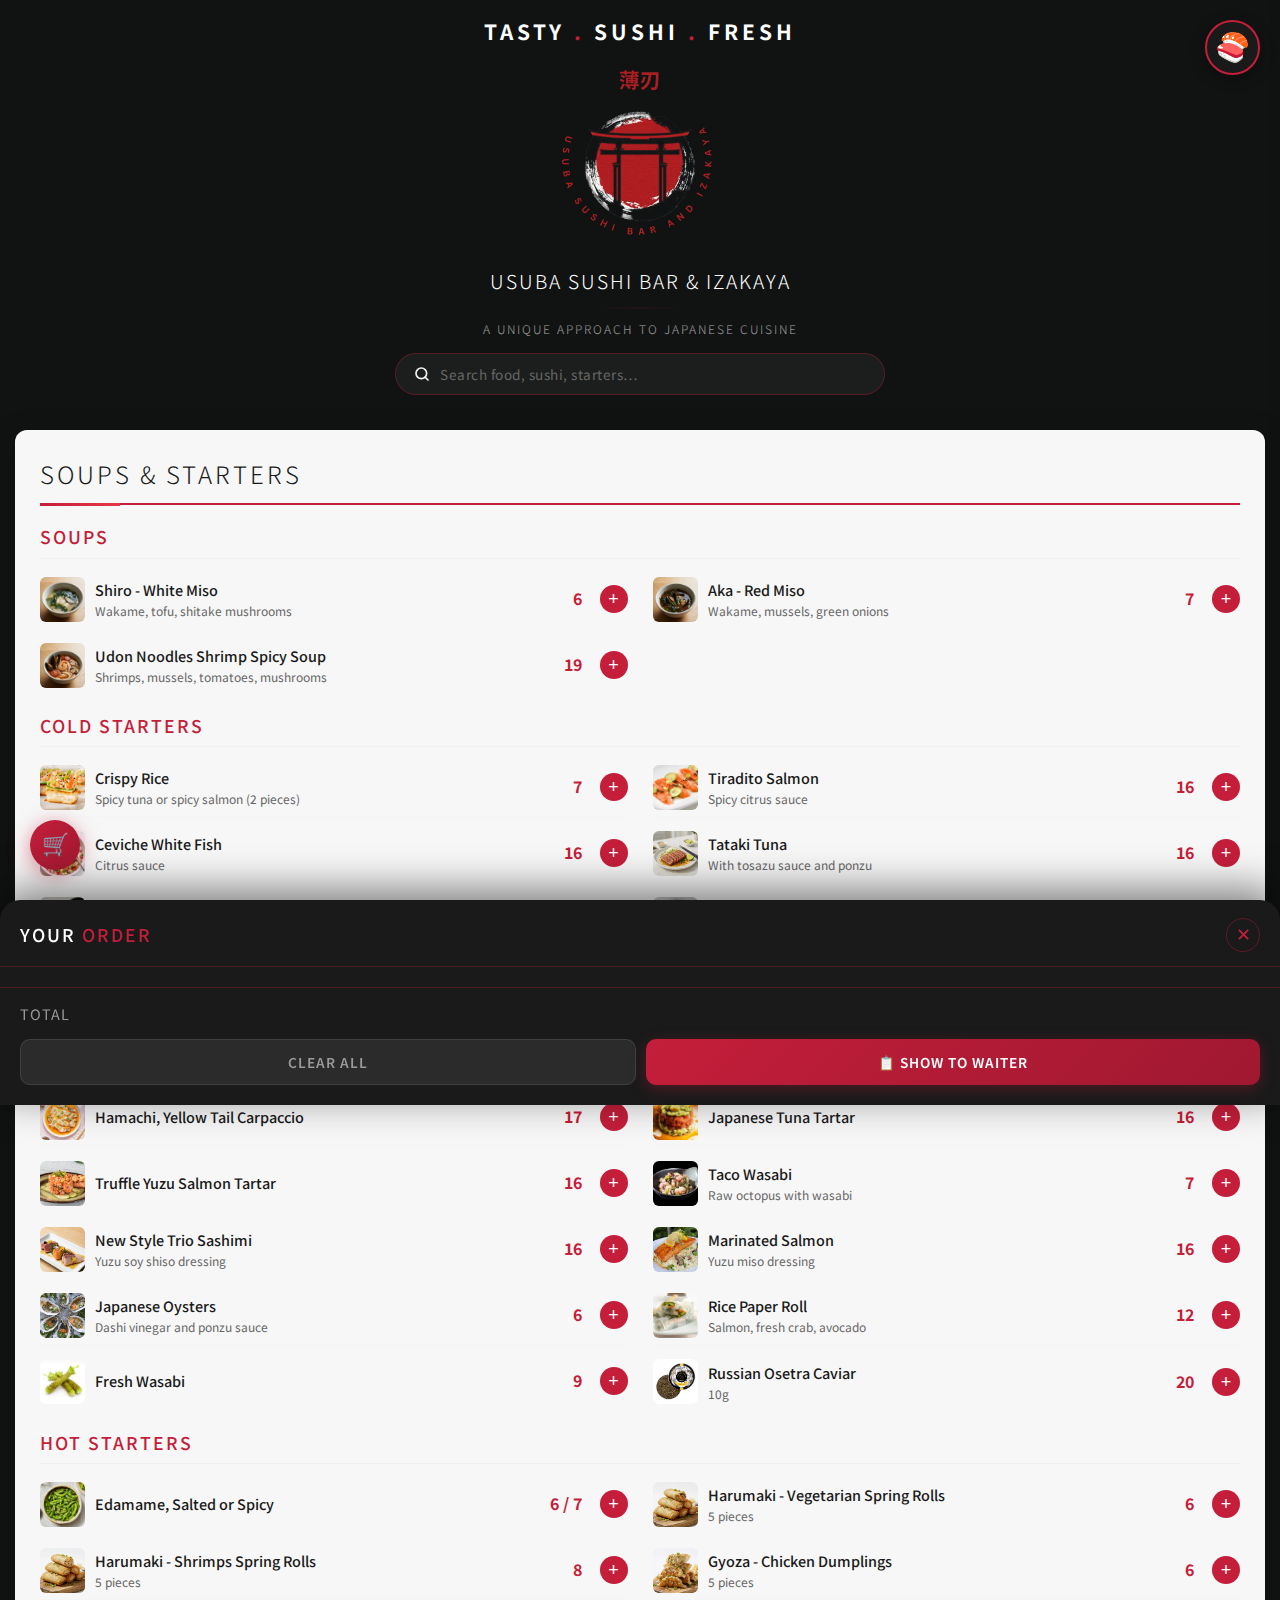
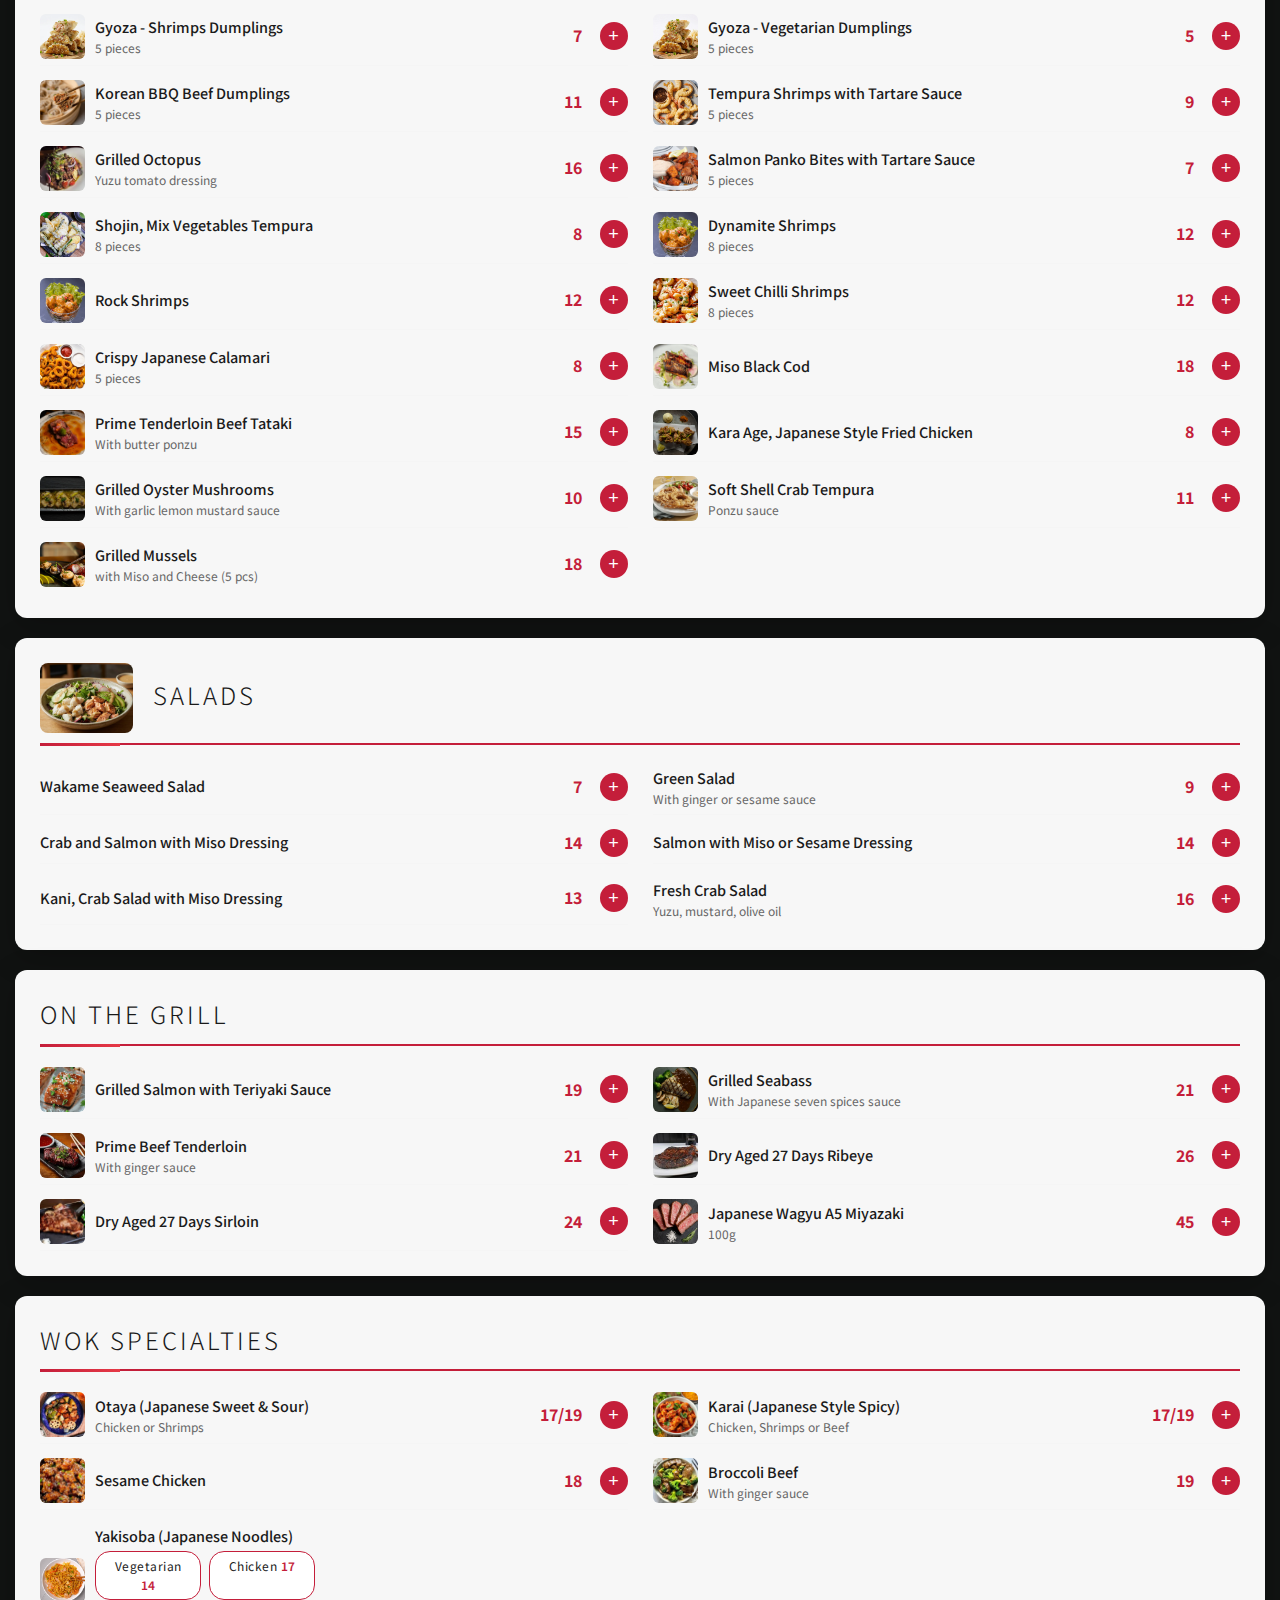
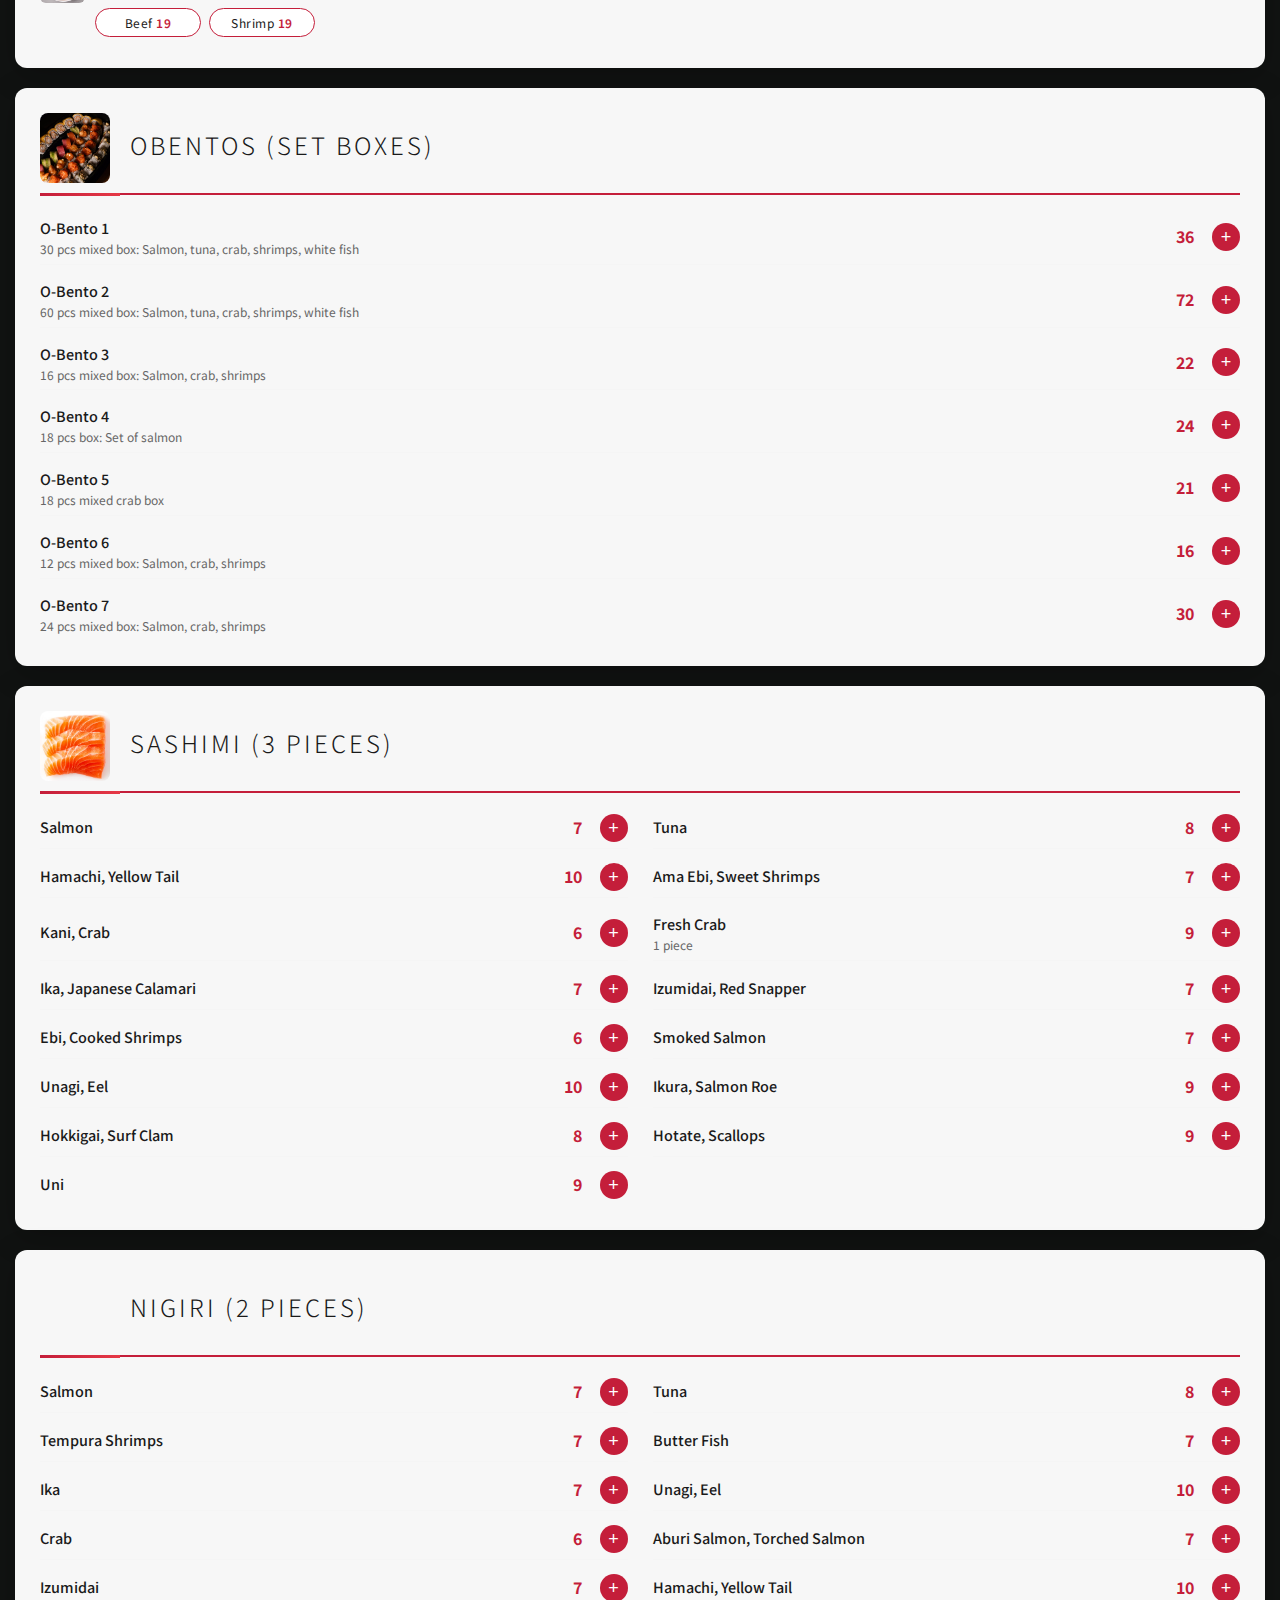
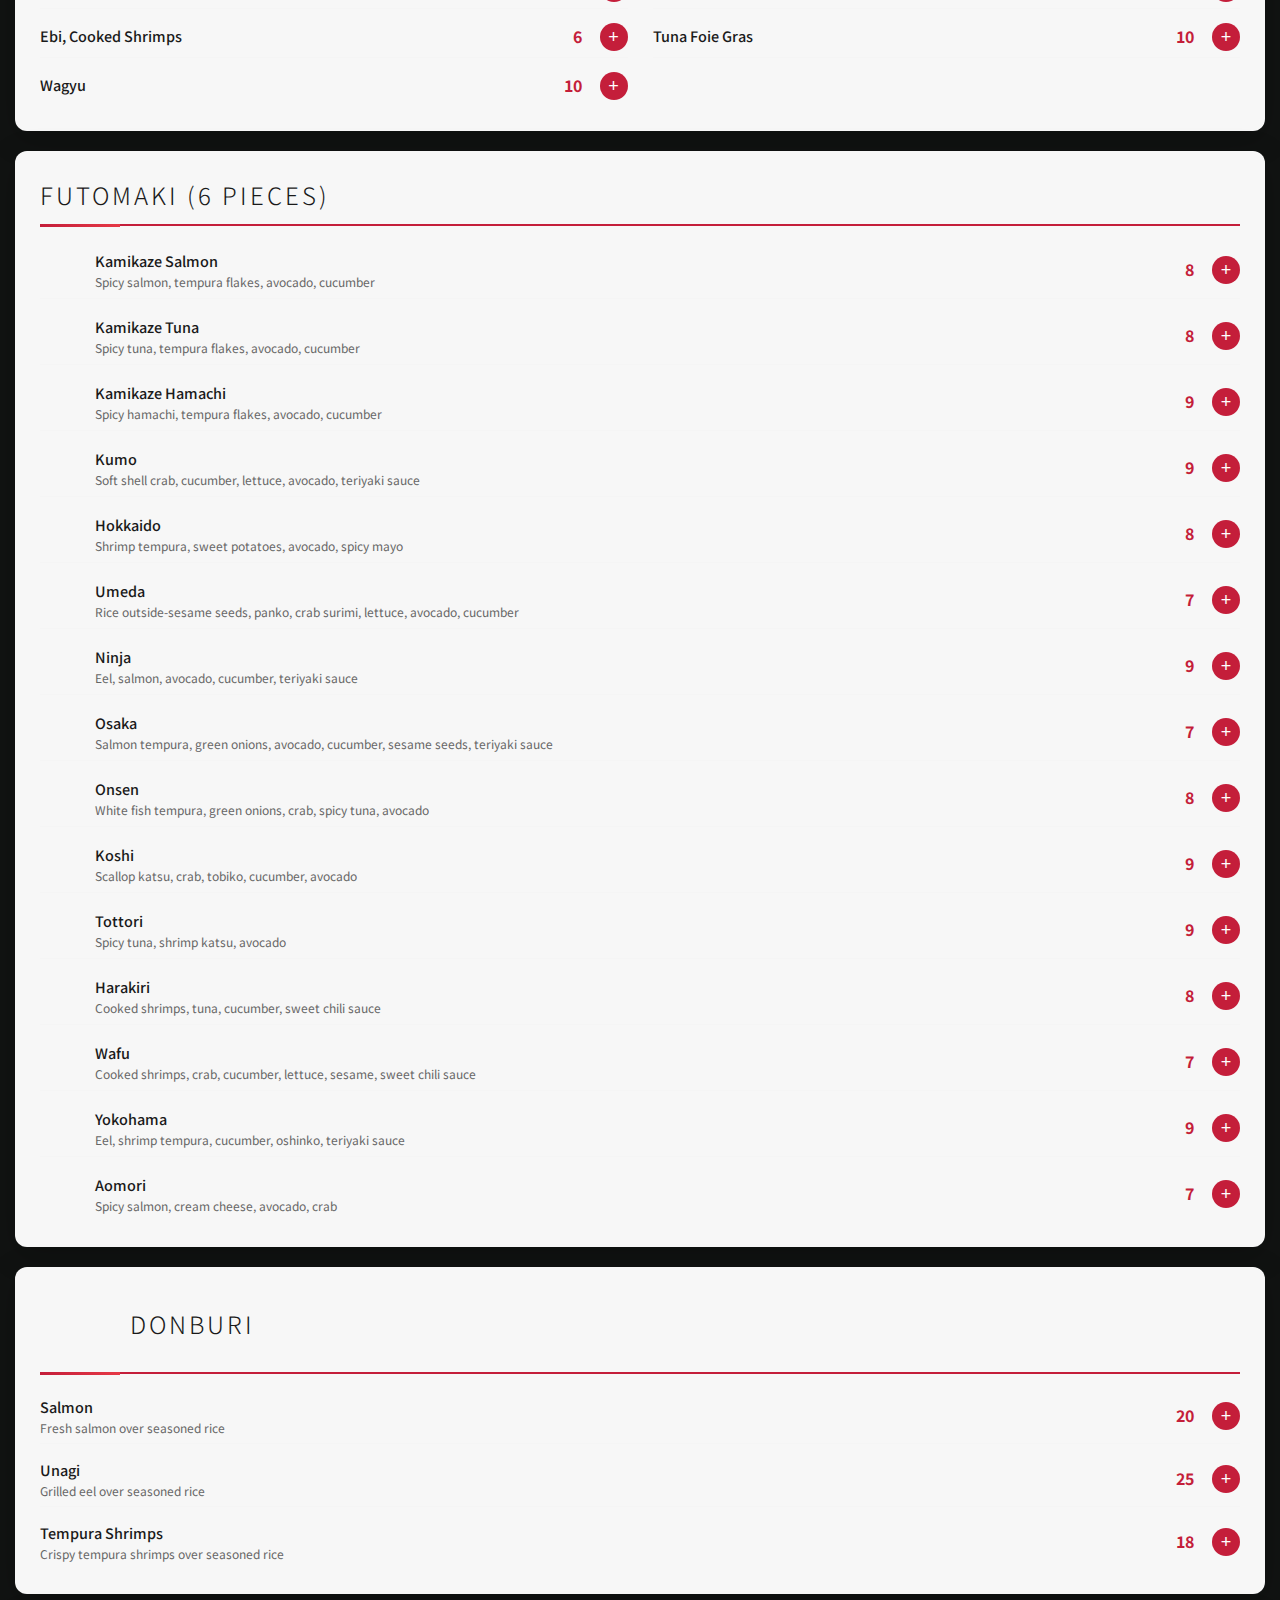
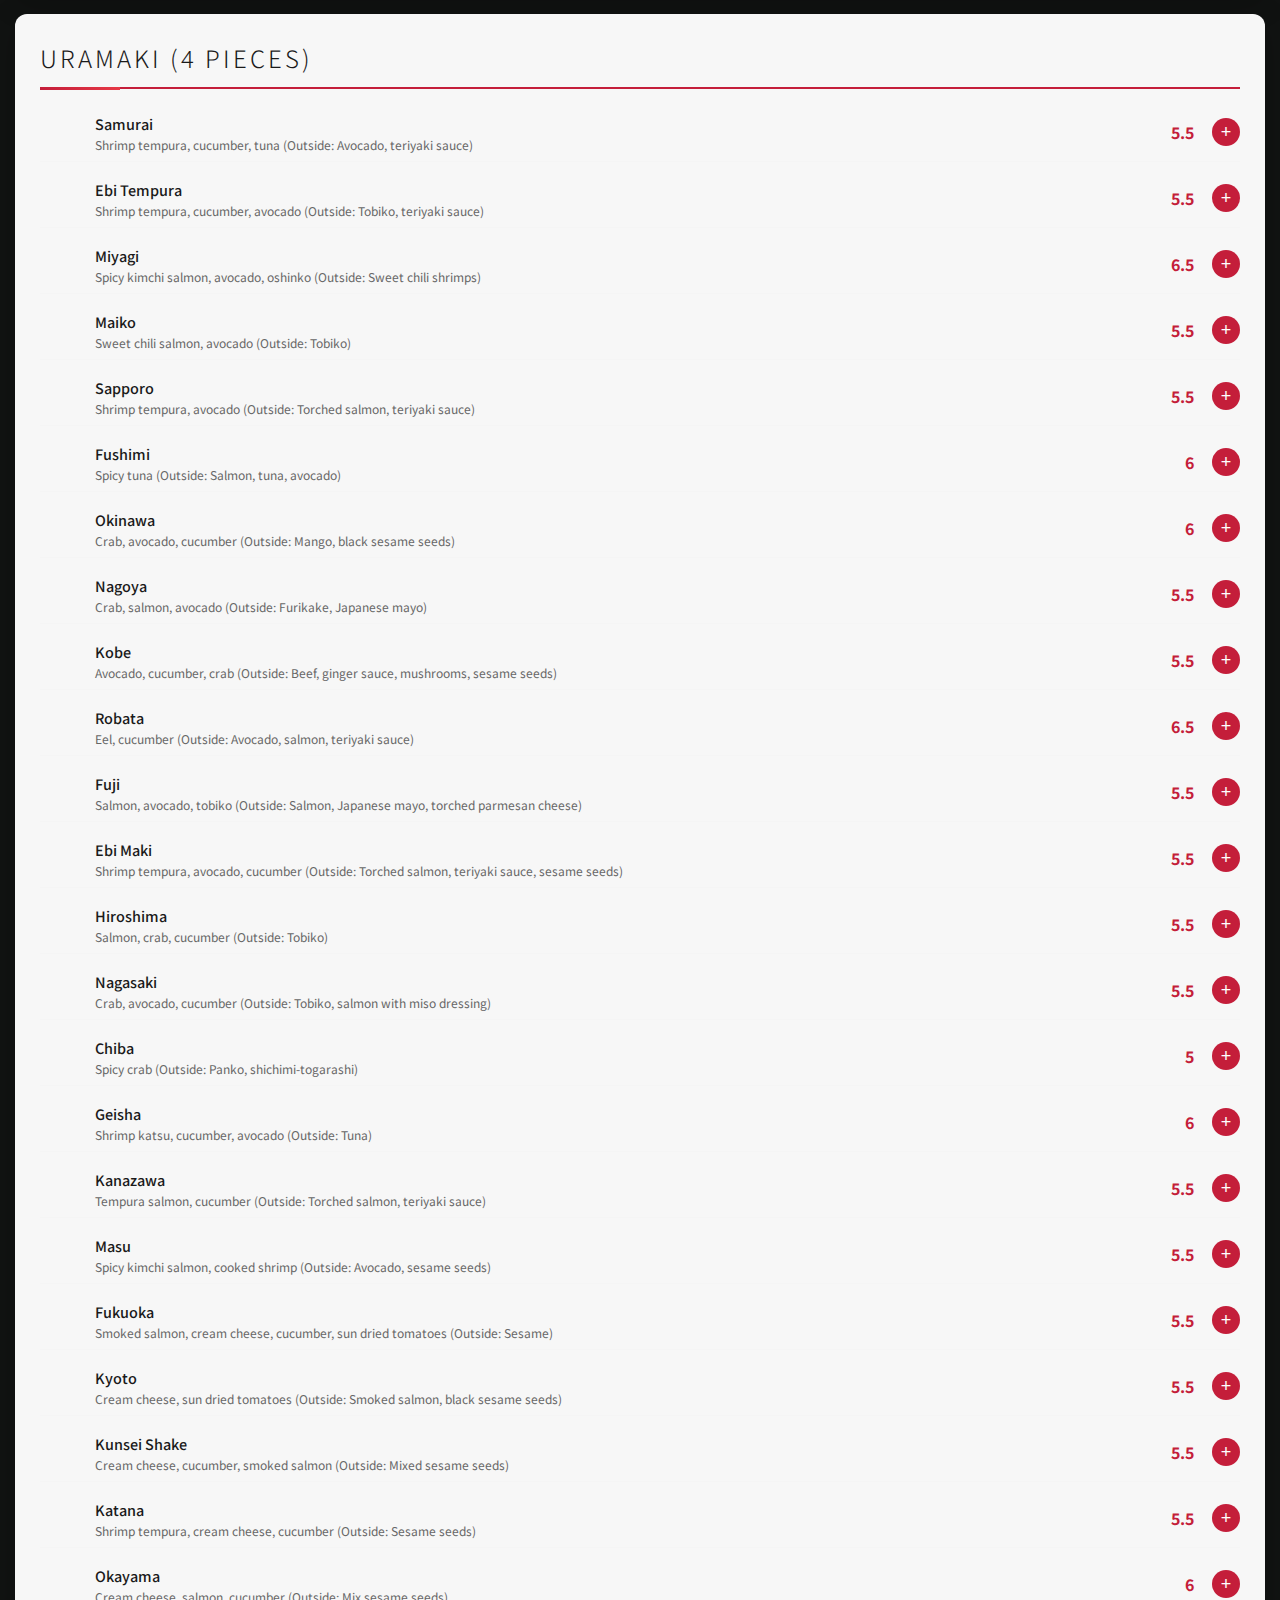
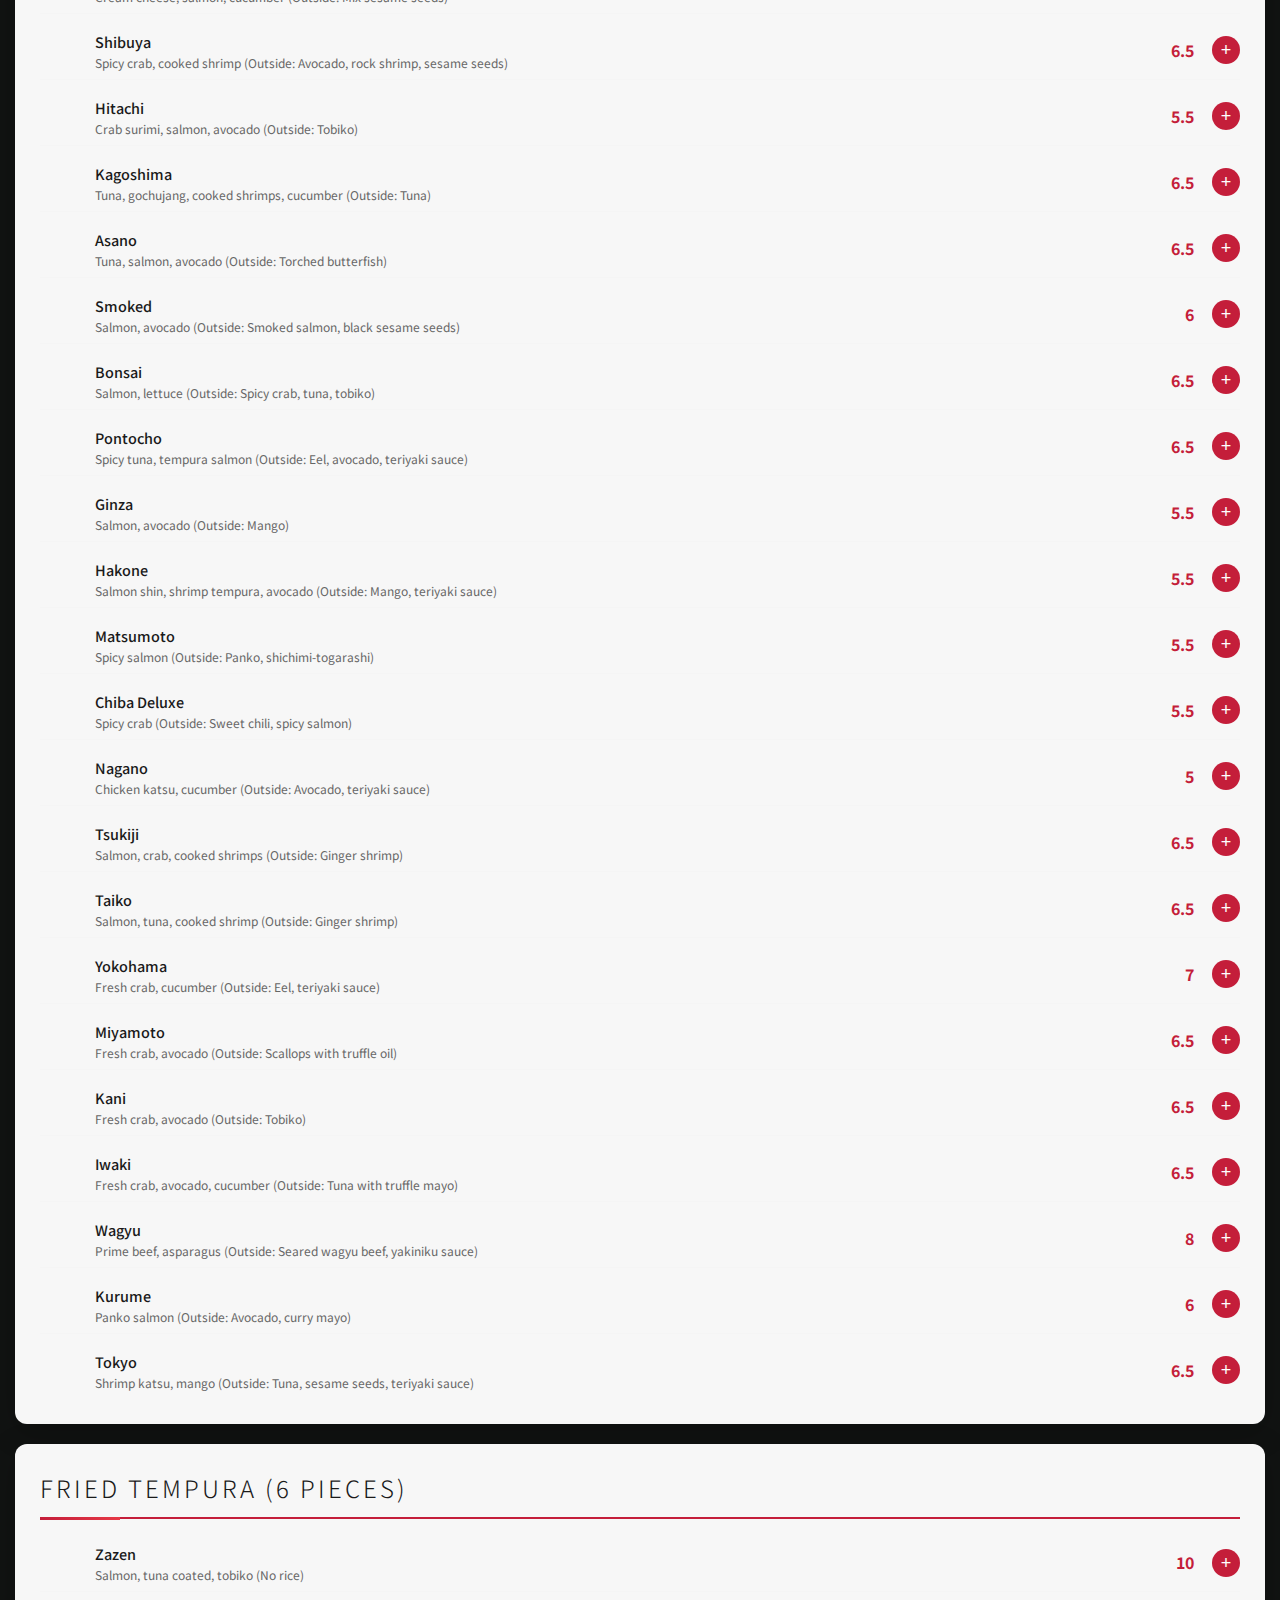
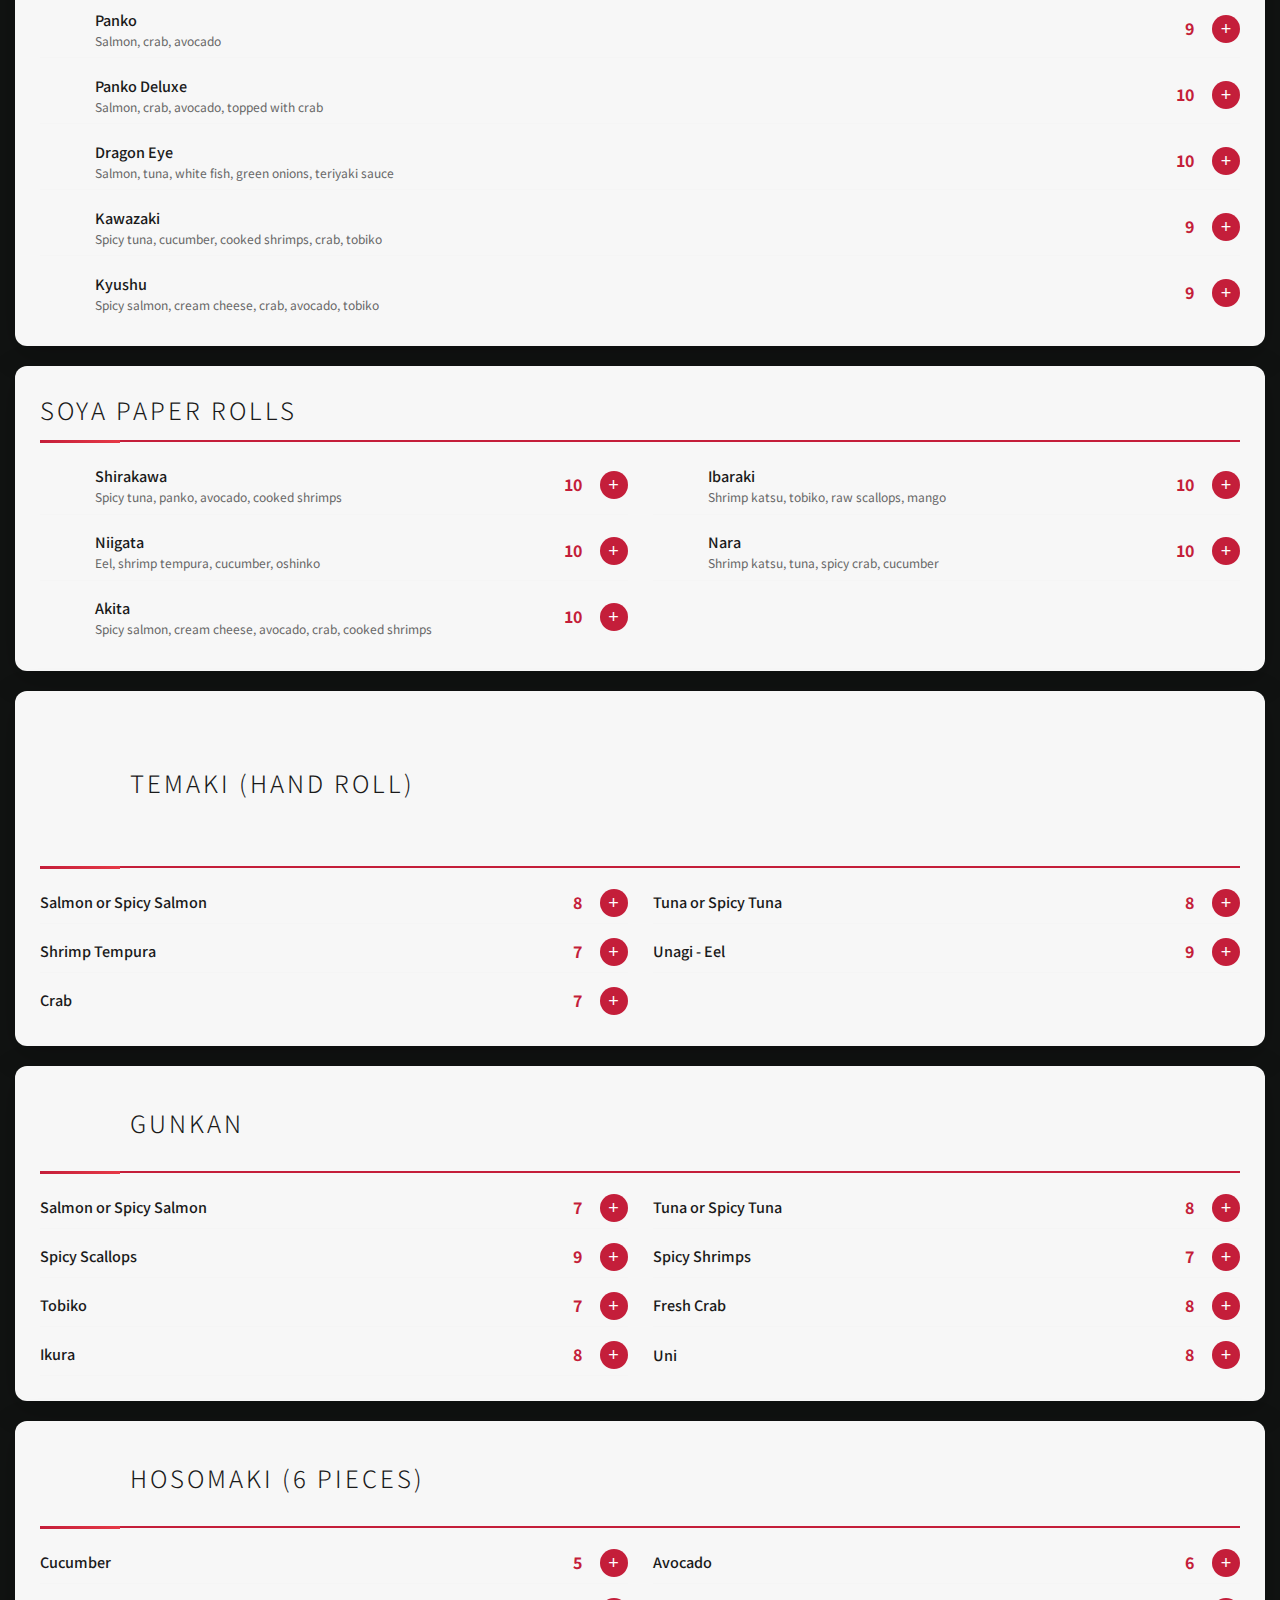
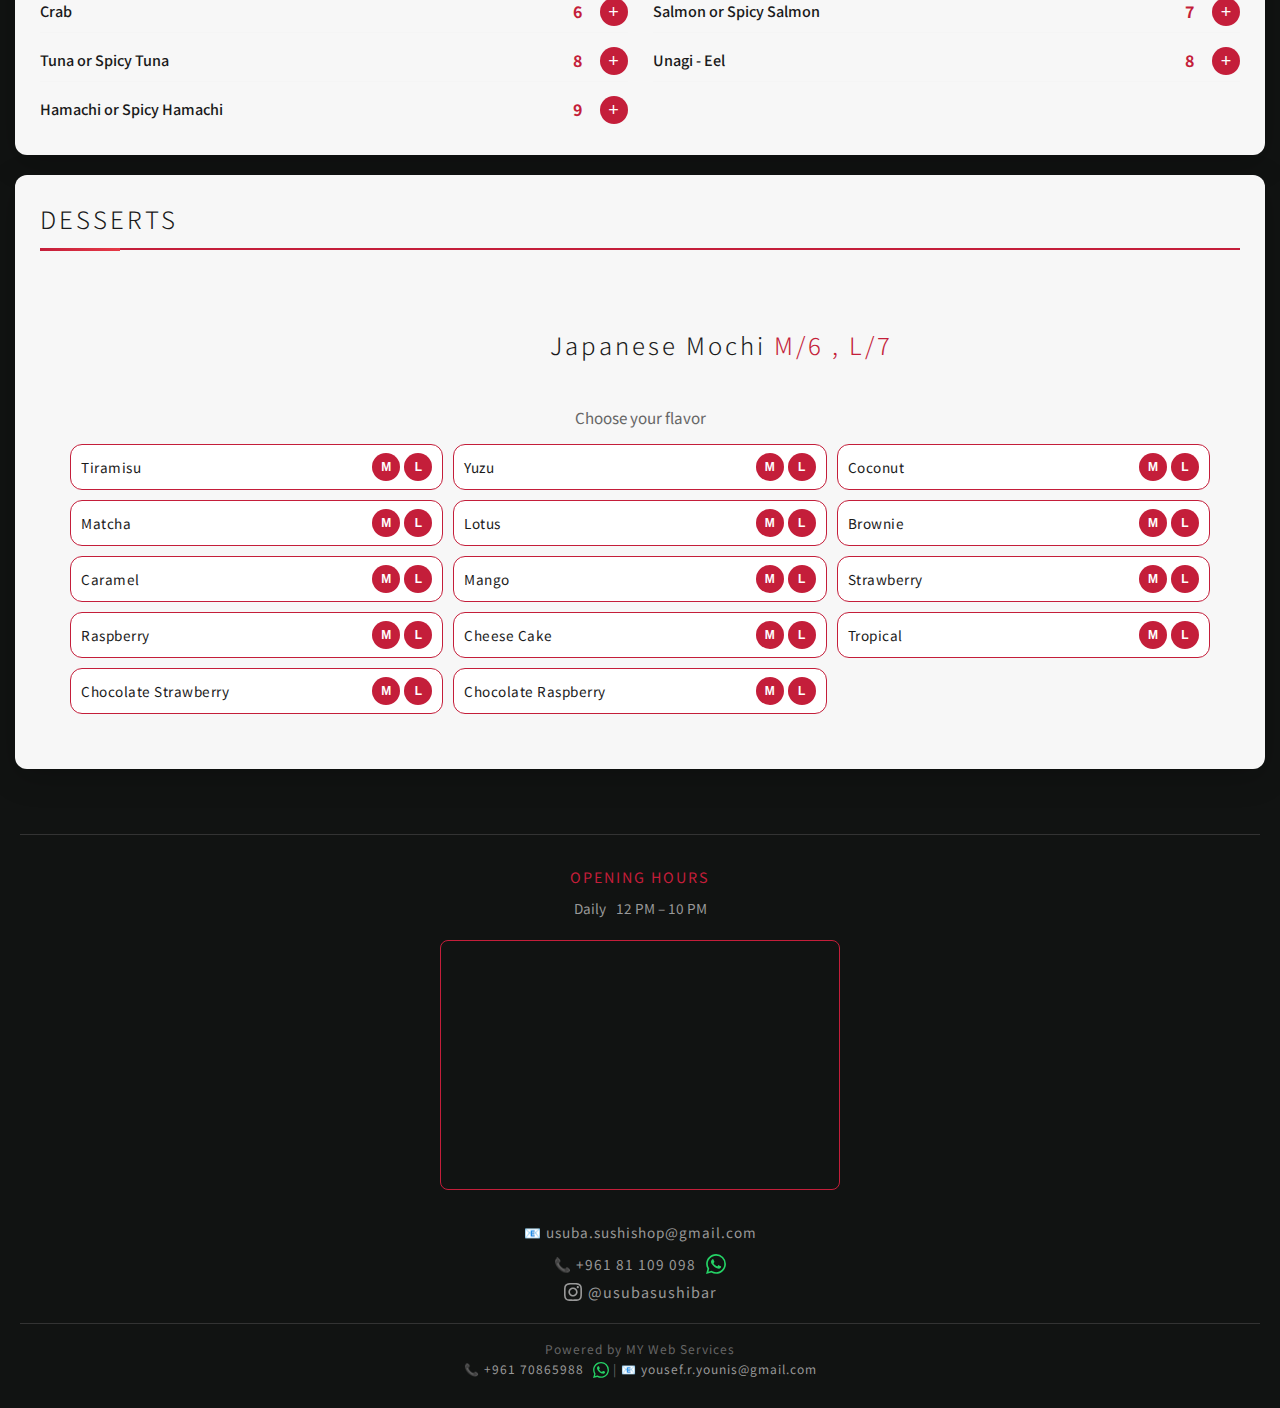
<file: index.html>
<!DOCTYPE html>
<html lang="en">

<head>
    <meta charset="UTF-8">
    <meta name="viewport" content="width=device-width, initial-scale=1.0">
    <title>Usuba Sushi Bar & Izakaya - Menu</title>
    <link rel="icon" type="image/jpeg" href="images/logo2.jpg">
    <style>
        @import url('https://fonts.googleapis.com/css2?family=Noto+Sans+JP:wght@300;400;500;700&display=swap');

        * {
            margin: 0;
            padding: 0;
            box-sizing: border-box;
        }

        html {
            scroll-behavior: smooth;
        }

        body {
            font-family: 'Noto Sans JP', sans-serif;
            background: #111312;
            color: #f0f0f0;
            line-height: 1.6;
            min-height: 100vh;
        }

        .header {
            background: #111312;
            color: #fff;
            text-align: center;
            padding: 15px 15px;
        }

        .logo {
            width: 180px;
            height: auto;
            margin-bottom: 5px;
        }

        .header .tagline {
            font-size: 1.3em;
            letter-spacing: 4px;
            color: #fff;
            margin-bottom: 8px;
            font-weight: 700;
        }

        .tagline .dot {
            color: #c41e3a;
        }

        .header .subtitle {
            font-size: 0.75em;
            color: #fff;
            letter-spacing: 2px;
            font-weight: 300;
            margin-top: 10px;
        }

        .header h1 {
            font-size: 1.2em;
            font-weight: 300;
            letter-spacing: 2px;
            margin-bottom: 8px;
            text-transform: uppercase;
            color: #fff;
        }

        .divider {
            width: 80px;
            height: 2px;
            background: linear-gradient(90deg, transparent, #c41e3a, transparent);
            margin: 10px auto;
        }

        .header p {
            font-size: 0.85em;
            color: #c41e3a;
            letter-spacing: 3px;
            font-weight: 300;
        }

        .navbar {
            display: none;
        }

        /* Menu Toggle Button */
        .menu-toggle {
            position: fixed;
            top: 20px;
            right: 20px;
            z-index: 1001;
            width: 55px;
            height: 55px;
            background: rgba(26, 26, 26, 0.95);
            border: 2px solid #c41e3a;
            border-radius: 50%;
            cursor: pointer;
            display: flex;
            justify-content: center;
            align-items: center;
            padding: 0;
            transition: all 0.3s ease;
            box-shadow: 0 4px 15px rgba(0, 0, 0, 0.3);
            font-size: 28px;
            line-height: 1;
        }

        .menu-toggle:hover {
            background: #c41e3a;
            transform: scale(1.1);
        }

        .menu-toggle .sushi-icon {
            transition: all 0.3s ease;
        }

        .menu-toggle .close-icon {
            display: none;
            color: #c41e3a;
            font-size: 24px;
            font-weight: 300;
        }

        .menu-toggle:hover .close-icon {
            color: #1a1a1a;
        }

        .menu-toggle.active .sushi-icon {
            display: none;
        }

        .menu-toggle.active .close-icon {
            display: block;
        }

        /* Side Menu */
        .side-menu {
            position: fixed;
            top: 0;
            right: -320px;
            width: 280px;
            height: 100vh;
            max-height: 100vh;
            background: rgba(26, 26, 26, 0.98);
            z-index: 1000;
            transition: right 0.4s cubic-bezier(0.25, 0.8, 0.25, 1);
            box-shadow: -5px 0 30px rgba(0, 0, 0, 0.5);
            overflow-y: auto;
            overflow-x: hidden;
            -webkit-overflow-scrolling: touch;
            backdrop-filter: blur(10px);
            display: flex;
            flex-direction: column;
        }

        .side-menu.open {
            right: 0;
        }

        .side-menu-header {
            padding: 15px 15px 10px;
            border-bottom: 1px solid rgba(196, 30, 58, 0.3);
            text-align: center;
            flex-shrink: 0;
        }

        .side-menu-title {
            color: #c41e3a;
            font-size: 0.9em;
            letter-spacing: 2px;
            text-transform: uppercase;
            font-weight: 300;
        }

        .side-menu-nav {
            padding: 10px 0;
            flex: 1;
            overflow-y: auto;
        }

        .side-menu-link {
            display: block;
            color: #f0f0f0;
            text-decoration: none;
            padding: 10px 20px;
            font-size: 0.8em;
            letter-spacing: 1px;
            text-transform: uppercase;
            font-weight: 300;
            transition: all 0.3s ease;
            border-left: 3px solid transparent;
        }

        .side-menu-link:hover {
            background: rgba(196, 30, 58, 0.1);
            color: #c41e3a;
            border-left-color: #c41e3a;
            padding-left: 25px;
        }

        .side-menu-divider {
            height: 1px;
            background: rgba(196, 30, 58, 0.3);
            margin: 8px 15px;
        }

        .side-menu-link.drink-menu {
            background: linear-gradient(135deg, rgba(196, 30, 58, 0.2) 0%, rgba(196, 30, 58, 0.1) 100%);
            border-left: 3px solid #c41e3a;
            margin: 8px 10px;
            border-radius: 6px;
            text-align: center;
            padding: 10px 15px;
        }

        .side-menu-link.drink-menu:hover {
            background: linear-gradient(135deg, #c41e3a 0%, #a01830 100%);
            color: #1a1a1a;
            padding-left: 15px;
        }

        /* Overlay */
        .menu-overlay {
            position: fixed;
            top: 0;
            left: 0;
            width: 100%;
            height: 100%;
            background: rgba(0, 0, 0, 0.5);
            z-index: 999;
            opacity: 0;
            visibility: hidden;
            transition: all 0.3s ease;
        }

        .menu-overlay.active {
            opacity: 1;
            visibility: visible;
        }

        .container {
            max-width: 1400px;
            margin: 0 auto;
            padding: 25px 15px;
        }

        .category-section {
            background: rgba(255, 255, 255, 0.97);
            border-radius: 12px;
            padding: 25px;
            margin-bottom: 20px;
            box-shadow: 0 8px 32px rgba(0, 0, 0, 0.2);
        }

        .category-title {
            font-size: 1.5em;
            font-weight: 300;
            margin-bottom: 15px;
            padding-bottom: 10px;
            border-bottom: 2px solid #c41e3a;
            letter-spacing: 3px;
            text-transform: uppercase;
            color: #1a1a1a;
            position: relative;
        }

        .category-title::after {
            content: '';
            position: absolute;
            bottom: -3px;
            left: 0;
            width: 80px;
            height: 3px;
            background: linear-gradient(90deg, #c41e3a, #e63946);
        }

        .subcategory {
            font-size: 1.1em;
            font-weight: 500;
            color: #c41e3a;
            margin: 18px 0 12px;
            padding-bottom: 6px;
            border-bottom: 1px solid #f0f0f0;
            text-transform: uppercase;
            letter-spacing: 2px;
        }

        .items-grid {
            display: grid;
            grid-template-columns: repeat(2, 1fr);
            gap: 8px 25px;
        }

        .menu-item {
            display: flex;
            align-items: center;
            padding: 6px 0;
            border-bottom: 1px solid #f5f5f5;
            gap: 10px;
            justify-content: space-between;
        }

        .menu-item:last-child {
            border-bottom: none;
        }

        .item-image {
            width: 45px;
            height: 45px;
            border-radius: 6px;
            object-fit: contain;
            flex-shrink: 0;
            background: none;
        }

        .section-image {
            width: 70px;
            height: 70px;
            border-radius: 8px;
            object-fit: cover;
            vertical-align: middle;
            margin-right: 12px;
        }

        /* Make the salads header image fully visible (no cropping) */
        #salads .section-image {
            height: 70px;
            width: auto;
            max-width: 150px;
            object-fit: contain;
        }

        .section-image-tall {
            width: 70px;
            height: 140px;
            border-radius: 8px;
            object-fit: cover;
            vertical-align: middle;
            margin-right: 12px;
        }

        .section-image-wide {
            width: 150px;
            height: 100px;
            border-radius: 8px;
            object-fit: cover;
            vertical-align: middle;
            margin-right: 12px;
        }

        .item-info {
            flex: 1;
            min-width: 0;
        }

        .item-name {
            font-size: 0.9em;
            font-weight: 500;
            color: #1a1a1a;
            margin-bottom: 2px;
        }



        .item-description {
            font-size: 0.75em;
            color: #666;
            line-height: 1.4;
        }

        .item-price {
            font-size: 1em;
            font-weight: 700;
            color: #c41e3a;
            white-space: nowrap;
            flex-shrink: 0;
            margin-left: auto;
        }

        .single-column {
            grid-template-columns: 1fr;
        }

        .navbar {
            background: rgba(26, 26, 26, 0.98);
            padding: 15px 20px;
            position: sticky;
            top: 0;
            z-index: 1000;
            box-shadow: 0 2px 20px rgba(0, 0, 0, 0.3);
            backdrop-filter: blur(10px);
        }

        .nav-container {
            max-width: 1400px;
            margin: 0 auto;
            display: flex;
            justify-content: center;
            flex-wrap: wrap;
            gap: 10px;
        }

        .nav-link {
            color: #f0f0f0;
            text-decoration: none;
            padding: 10px 20px;
            font-size: 0.85em;
            letter-spacing: 2px;
            text-transform: uppercase;
            font-weight: 400;
            transition: all 0.3s ease;
            border-radius: 25px;
            border: 1px solid transparent;
        }

        .nav-link:hover {
            color: #c41e3a;
            border-color: #c41e3a;
            background: rgba(196, 30, 58, 0.1);
        }

        @media (max-width: 1024px) {
            .items-grid {
                grid-template-columns: 1fr;
            }
        }

        @media (max-width: 768px) {
            .header {
                padding: 20px 15px;
            }

            .logo {
                width: 100px;
                margin-bottom: 8px;
            }

            .header h1 {
                font-size: 1em;
                letter-spacing: 1px;
            }

            .navbar {
                padding: 8px 10px;
            }

            .nav-container {
                gap: 4px;
            }

            .nav-link {
                padding: 5px 8px;
                font-size: 0.65em;
                letter-spacing: 1px;
            }

            .category-section {
                padding: 15px 12px;
            }

            .category-title {
                font-size: 1.2em;
            }

            .subcategory {
                font-size: 0.95em;
            }

            /* Mobile side menu adjustments */
            .side-menu {
                width: 260px;
                right: -280px;
            }

            .side-menu-header {
                padding: 12px 12px 8px;
            }

            .side-menu-title {
                font-size: 0.8em;
            }

            .side-menu-nav {
                padding: 8px 0;
            }

            .side-menu-link {
                padding: 8px 15px;
                font-size: 0.7em;
            }

            .side-menu-link.drink-menu {
                padding: 8px 12px;
                margin: 6px 8px;
            }

            .side-menu-divider {
                margin: 6px 12px;
            }

            .menu-toggle {
                width: 45px;
                height: 45px;
                font-size: 22px;
                top: 15px;
                right: 15px;
            }
        }

        .go-to-top {
            position: fixed;
            bottom: 30px;
            right: 30px;
            width: 50px;
            height: 50px;
            background: linear-gradient(135deg, #c41e3a 0%, #a01830 100%);
            color: #fff;
            border: none;
            border-radius: 50%;
            cursor: pointer;
            font-size: 1.5em;
            display: flex;
            align-items: center;
            justify-content: center;
            opacity: 0;
            visibility: hidden;
            transition: all 0.3s ease;
            box-shadow: 0 4px 15px rgba(196, 30, 58, 0.4);
            z-index: 1000;
        }

        .go-to-top.visible {
            opacity: 1;
            visibility: visible;
        }

        .go-to-top:hover {
            transform: translateY(-3px);
            box-shadow: 0 6px 20px rgba(196, 30, 58, 0.6);
        }

        /* Header fade transition */
        .header-fade {
            height: 50px;
            background: linear-gradient(to bottom, #111312 0%, transparent 100%);
            pointer-events: none;
            margin-top: -50px;
            position: relative;
            z-index: 1;
        }

        /* Search bar */
        .search-wrapper {
            max-width: 520px;
            margin: 0 auto 10px;
            padding: 0 15px;
            position: relative;
            z-index: 2;
        }

        .search-inner {
            display: flex;
            align-items: center;
            background: #1c1e1d;
            border: 1px solid rgba(196, 30, 58, 0.35);
            border-radius: 30px;
            padding: 10px 18px;
            gap: 10px;
            transition: border-color 0.3s ease, box-shadow 0.3s ease;
        }

        .search-inner:focus-within {
            border-color: #c41e3a;
            box-shadow: 0 0 0 3px rgba(196, 30, 58, 0.12);
        }

        .search-icon {
            color: #f0f0f0;
            width: 16px;
            height: 16px;
            flex-shrink: 0;
            transition: color 0.3s ease;
        }

        .search-inner:focus-within .search-icon {
            color: #c41e3a;
        }

        .search-input {
            flex: 1;
            background: none;
            border: none;
            outline: none;
            color: #f0f0f0;
            font-family: 'Noto Sans JP', sans-serif;
            font-size: 0.85em;
            letter-spacing: 0.5px;
        }

        .search-input::placeholder {
            color: #666;
        }

        /* Hide native WebKit search cross */
        .search-input::-webkit-search-decoration,
        .search-input::-webkit-search-cancel-button,
        .search-input::-webkit-search-results-button,
        .search-input::-webkit-search-results-decoration {
            -webkit-appearance: none;
        }

        .search-clear {
            background: none;
            border: none;
            color: #666;
            cursor: pointer;
            font-size: 1em;
            padding: 0;
            line-height: 1;
            display: none;
            transition: color 0.2s ease;
        }

        .search-clear:hover {
            color: #c41e3a;
        }

        .search-no-results {
            text-align: center;
            color: #666;
            font-size: 0.85em;
            letter-spacing: 1px;
            padding: 30px 0 10px;
            display: none;
        }

        .search-highlight {
            background: rgba(196, 30, 58, 0.06) !important;
            border-left: 2px solid #c41e3a !important;
            border-radius: 4px;
            padding-left: 8px !important;
            transition: background 0.2s ease, opacity 0.2s ease;
        }

        .search-dimmed {
            opacity: 0.18;
            transition: opacity 0.2s ease;
        }

        .mochi-flavors {
            display: grid;
            grid-template-columns: repeat(3, 1fr);
            gap: 10px;
            margin-top: 15px;
            max-width: 100%;
        }

        @media (max-width: 768px) {
            .mochi-flavors {
                grid-template-columns: repeat(2, 1fr);
            }
        }

        .mochi-flavor {
            background: #fff;
            border: 1px solid #c41e3a;
            border-radius: 12px;
            padding: 8px 10px;
            font-size: 0.85em;
            color: #1a1a1a;
            font-weight: 400;
            letter-spacing: 0.5px;
            transition: all 0.3s ease;
            display: flex;
            align-items: center;
            justify-content: space-between;
            gap: 6px;
            min-width: 0;
        }

        .mochi-flavor:hover {
            transform: translateY(-2px);
            box-shadow: 0 4px 12px rgba(196, 30, 58, 0.3);
        }

        .mochi-flavor-name {
            flex: 1;
            min-width: 0;
            text-align: left;
        }

        .mochi-size-btns {
            display: flex;
            gap: 4px;
            flex-shrink: 0;
        }

        .mochi-size-btn {
            width: 28px;
            height: 28px;
            min-width: 28px;
            background: #c41e3a;
            color: #fff;
            border: none;
            border-radius: 50%;
            font-size: 12px;
            font-weight: 600;
            cursor: pointer;
            display: flex;
            align-items: center;
            justify-content: center;
            transition: all 0.25s ease;
            padding: 0;
        }

        .mochi-size-btn:hover {
            background: #e63946;
            transform: scale(1.15);
            box-shadow: 0 2px 10px rgba(196, 30, 58, 0.4);
        }

        .mochi-size-btn:active {
            transform: scale(0.95);
        }

        .mochi-size-btn.added {
            background: #25D366;
        }

        .dessert-item {
            text-align: center;
            padding: 30px;
        }

        .yakisoba-section {
            text-align: left;
            padding: 0;
            margin-top: 18px;
        }

        .wok-item-options {
            display: grid;
            grid-template-columns: repeat(2, 1fr);
            gap: 8px;
            margin-top: 4px;
            max-width: 220px;
        }

        .wok-item-option {
            background: #fff;
            border: 1px solid #c41e3a;
            border-radius: 15px;
            padding: 4px 10px;
            font-size: 0.75em;
            color: #1a1a1a;
            font-weight: 400;
            letter-spacing: 0.5px;
            transition: all 0.3s ease;
            text-align: center;
            cursor: pointer;
        }

        .wok-item-option .wok-option-price {
            color: #c41e3a;
            font-weight: 600;
        }

        .wok-item-option:hover {
            background: #c41e3a;
            color: #fff;
            transform: translateY(-2px);
            box-shadow: 0 4px 12px rgba(196, 30, 58, 0.3);
        }

        .wok-item-option:hover .wok-option-price {
            color: #fff;
        }

        .wok-item-option.added {
            background: #25D366;
            border-color: #25D366;
            color: #fff;
        }

        .wok-item-option.added .wok-option-price {
            color: #fff;
        }

        .yakisoba-title {
            font-size: 1.1em;
            font-weight: 500;
            color: #c41e3a;
            margin-bottom: 12px;
            padding-bottom: 6px;
            border-bottom: 1px solid #f0f0f0;
            text-transform: uppercase;
            letter-spacing: 2px;
        }

        .yakisoba-flavors {
            display: grid;
            grid-template-columns: repeat(4, 1fr);
            gap: 10px;
            margin-top: 15px;
        }

        @media (max-width: 768px) {
            .yakisoba-flavors {
                grid-template-columns: repeat(2, 1fr);
            }
        }

        .yakisoba-flavor {
            background: #fff;
            border: 1px solid #c41e3a;
            border-radius: 25px;
            padding: 8px 18px;
            font-size: 0.9em;
            color: #1a1a1a;
            font-weight: 400;
            letter-spacing: 0.5px;
            transition: all 0.3s ease;
            text-align: center;
        }

        .yakisoba-flavor:hover {
            background: #c41e3a;
            color: #fff;
            transform: translateY(-2px);
            box-shadow: 0 4px 12px rgba(196, 30, 58, 0.3);
        }

        .dessert-title {
            display: flex;
            align-items: center;
            justify-content: center;
            flex-wrap: wrap;
            font-size: 1.5em;
            font-weight: 300;
            letter-spacing: 3px;
            margin-bottom: 10px;
            color: #1a1a1a;
        }

        .dessert-title span {
            display: inline-block;
        }

        .dessert-price {
            font-size: 1.2em;
            color: #c41e3a;
            font-weight: 500;
            margin-bottom: 10px;
            text-align: right;
        }

        .dessert-subtitle {
            width: 100%;
            font-size: 0.95em;
            color: #666;
            margin-bottom: 15px;
            text-align: center;
        }

        /* Footer Styles */
        .footer {
            border-top: 1px solid #333;
            padding-top: 30px;
            text-align: center;
        }

        .footer-content {
            background: #111312;
            padding: 20px 20px 30px;
            text-align: center;
        }

        .footer-section {
            margin-bottom: 15px;
        }

        .hours-section {
            margin-bottom: 20px;
        }

        .hours-title {
            color: #c41e3a;
            font-size: 0.9em;
            letter-spacing: 2px;
            text-transform: uppercase;
            margin-bottom: 10px;
        }

        .hours-grid {
            display: flex;
            justify-content: center;
            gap: 10px;
            font-size: 0.85em;
            color: #999;
        }

        .hours-grid span:nth-child(odd) {
            text-align: right;
        }

        .hours-grid span:nth-child(even) {
            text-align: left;
        }

        .maps-widget {
            margin-bottom: 25px;
            max-width: 400px;
            margin-left: auto;
            margin-right: auto;
        }

        .maps-widget iframe {
            width: 100%;
            height: 250px;
            border-radius: 8px;
            border: 1px solid #c41e3a;
        }

        .contact-info {
            display: flex;
            flex-direction: column;
            align-items: center;
            gap: 10px;
            margin-bottom: 5px;
        }

        .contact-link {
            color: #999;
            text-decoration: none;
            font-size: 0.85em;
            letter-spacing: 1px;
            transition: color 0.3s ease;
        }

        .contact-link:hover {
            color: #c41e3a;
        }

        .phone-row {
            display: flex;
            align-items: center;
            justify-content: center;
            gap: 10px;
        }

        .whatsapp-icon {
            color: #25D366;
            display: flex;
            align-items: center;
            transition: all 0.3s ease;
        }

        .whatsapp-icon:hover {
            color: #128C7E;
            transform: scale(1.1);
        }

        .social-links {
            display: flex;
            flex-direction: column;
            align-items: center;
            gap: 5px;
            margin-bottom: 15px;
        }

        .follow-text {
            color: #666;
            font-size: 0.8em;
            letter-spacing: 1px;
        }

        .social-link {
            color: #999;
            text-decoration: none;
            font-size: 0.9em;
            letter-spacing: 1px;
            display: flex;
            align-items: center;
            gap: 6px;
            transition: all 0.3s ease;
        }

        .social-link:hover {
            color: #c41e3a;
        }

        .social-link svg {
            vertical-align: middle;
        }

        .powered-by {
            font-size: 0.75em;
            color: #666;
            letter-spacing: 1px;
            margin-top: 20px;
            padding-top: 15px;
            border-top: 1px solid #333;
        }

        .powered-by a {
            color: #999;
            text-decoration: none;
            transition: color 0.3s ease;
        }

        .powered-by a:hover {
            color: #c41e3a;
        }

        .powered-by .whatsapp-icon {
            color: #25D366;
            display: inline-flex;
            vertical-align: middle;
            margin-left: 5px;
        }

        .powered-by .whatsapp-icon:hover {
            color: #128C7E;
        }

        @media (max-width: 768px) {
            .maps-widget iframe {
                height: 200px;
            }

            .social-links {
                gap: 8px;
            }

            .social-link {
                font-size: 0.8em;
                padding: 6px 10px;
            }
        }
    </style>
    <link rel="stylesheet" href="cart.css">
</head>

<body>
    <div class="header">
        <p class="tagline">TASTY <span class="dot">.</span> SUSHI <span class="dot">.</span> FRESH</p>
        <img src="images/logo2.jpg" alt="Usuba Sushi Bar Logo" class="logo">
        <h1>USUBA SUSHI BAR & IZAKAYA</h1>
        <div class="divider"></div>
        <p class="subtitle">A UNIQUE APPROACH TO JAPANESE CUISINE</p>
    </div>

    <!-- Menu Toggle Button -->
    <button class="menu-toggle" id="menuToggle" aria-label="Toggle menu">
        <span class="sushi-icon">🍣</span>
        <span class="close-icon">✕</span>
    </button>

    <!-- Overlay -->
    <div class="menu-overlay" id="menuOverlay"></div>

    <!-- Side Menu -->
    <div class="side-menu" id="sideMenu">
        <div class="side-menu-header">
            <div class="side-menu-title">Menu</div>
        </div>
        <nav class="side-menu-nav">
            <a href="drink-menu.html" class="side-menu-link drink-menu">🍸 Drink Menu</a>
            <div class="side-menu-divider"></div>
            <a href="#soups-starters" class="side-menu-link">Soups & Starters</a>
            <a href="#salads" class="side-menu-link">Salads</a>
            <a href="#on-the-grill" class="side-menu-link">On the Grill</a>
            <a href="#wok-specialties" class="side-menu-link">Wok Specialties</a>
            <a href="#obentos" class="side-menu-link">Obentos</a>
            <a href="#sashimi" class="side-menu-link">Sashimi</a>
            <a href="#nigiri" class="side-menu-link">Nigiri</a>
            <a href="#futomaki" class="side-menu-link">Futomaki</a>
            <a href="#donburi" class="side-menu-link">Donburi</a>
            <a href="#uramaki" class="side-menu-link">Uramaki</a>
            <a href="#fried-tempura" class="side-menu-link">Fried Tempura</a>
            <a href="#soya-paper" class="side-menu-link">Soya Paper Rolls</a>
            <a href="#temaki" class="side-menu-link">Temaki</a>
            <a href="#gunkan" class="side-menu-link">Gunkan</a>
            <a href="#hosomaki" class="side-menu-link">Hosomaki</a>
            <a href="#desserts" class="side-menu-link">Desserts</a>
        </nav>
    </div>

    <!-- Header to content gradient fade -->
    <div class="header-fade"></div>

    <!-- Search bar -->
    <div class="search-wrapper">
        <div class="search-inner">
            <svg class="search-icon" xmlns="http://www.w3.org/2000/svg" viewBox="0 0 24 24" fill="none"
                stroke="currentColor" stroke-width="2.5" stroke-linecap="round" stroke-linejoin="round">
                <circle cx="11" cy="11" r="8"></circle>
                <line x1="21" y1="21" x2="16.65" y2="16.65"></line>
            </svg>
            <input type="search" class="search-input" id="menuSearch" placeholder="Search food, sushi, starters…"
                autocomplete="off" spellcheck="false">
            <button class="search-clear" id="menuSearchClear" aria-label="Clear search">✕</button>
        </div>
    </div>

    <div class="container">
        <!-- SOUPS & STARTERS -->
        <div class="category-section" id="soups-starters">
            <h2 class="category-title">Soups & Starters</h2>

            <div class="subcategory">Soups</div>
            <div class="items-grid">
                <div class="menu-item"><img loading="lazy" src="webp-images/soups/shiro - white miso.webp"
                        alt="Shiro - White Miso" class="item-image">
                    <div class="item-info">
                        <div class="item-name">Shiro - White Miso</div>
                        <div class="item-description">Wakame, tofu, shitake mushrooms</div>
                    </div>
                    <div class="item-price">6</div>
                </div>
                <div class="menu-item"><img loading="lazy" src="webp-images/soups/aka - red miso.webp"
                        alt="Aka - Red Miso" class="item-image">
                    <div class="item-info">
                        <div class="item-name">Aka - Red Miso</div>
                        <div class="item-description">Wakame, mussels, green onions</div>
                    </div>
                    <div class="item-price">7</div>
                </div>
                <div class="menu-item"><img loading="lazy" src="webp-images/soups/udon noodles shrimp spicy soup.webp"
                        alt="Udon Noodles Shrimp Spicy Soup" class="item-image">
                    <div class="item-info">
                        <div class="item-name">Udon Noodles Shrimp Spicy Soup</div>
                        <div class="item-description">Shrimps, mussels, tomatoes, mushrooms</div>
                    </div>
                    <div class="item-price">19</div>
                </div>
            </div>

            <div class="subcategory">Cold Starters</div>
            <div class="items-grid">
                <div class="menu-item"><img loading="lazy" src="webp-images/cold-starters/crispy-rice.webp"
                        alt="Crispy Rice" class="item-image">
                    <div class="item-info">
                        <div class="item-name">Crispy Rice</div>
                        <div class="item-description">Spicy tuna or spicy salmon (2 pieces)</div>
                    </div>
                    <div class="item-price">7</div>
                </div>
                <div class="menu-item"><img loading="lazy" src="webp-images/cold-starters/tiradito-salmon.webp"
                        alt="Tiradito Salmon" class="item-image">
                    <div class="item-info">
                        <div class="item-name">Tiradito Salmon</div>
                        <div class="item-description">Spicy citrus sauce</div>
                    </div>
                    <div class="item-price">16</div>
                </div>
                <div class="menu-item"><img loading="lazy" src="webp-images/cold-starters/ceviche-white-fish.webp"
                        alt="Ceviche White Fish" class="item-image">
                    <div class="item-info">
                        <div class="item-name">Ceviche White Fish</div>
                        <div class="item-description">Citrus sauce</div>
                    </div>
                    <div class="item-price">16</div>
                </div>
                <div class="menu-item"><img loading="lazy" src="webp-images/cold-starters/tataki-tuna.webp"
                        alt="Tataki Tuna" class="item-image">
                    <div class="item-info">
                        <div class="item-name">Tataki Tuna</div>
                        <div class="item-description">With tosazu sauce and ponzu</div>
                    </div>
                    <div class="item-price">16</div>
                </div>
                <div class="menu-item"><img loading="lazy" src="webp-images/cold-starters/tataki-salmon.webp"
                        alt="Tataki Salmon" class="item-image">
                    <div class="item-info">
                        <div class="item-name">Tataki Salmon</div>
                        <div class="item-description">With sudashi ponzu sauce</div>
                    </div>
                    <div class="item-price">15</div>
                </div>
                <div class="menu-item"><img loading="lazy" src="webp-images/cold-starters/sweet-shrimp-capraccio.webp"
                        alt="Sweet Shrimp Carpaccio" class="item-image">
                    <div class="item-info">
                        <div class="item-name">Sweet Shrimp Carpaccio</div>
                        <div class="item-description">Yuzu and olive oil</div>
                    </div>
                    <div class="item-price">16</div>
                </div>
                <div class="menu-item"><img loading="lazy" src="webp-images/cold-starters/scallops-capraccio.webp"
                        alt="Scallops Carpaccio" class="item-image">
                    <div class="item-info">
                        <div class="item-name">Scallops Carpaccio</div>
                        <div class="item-description">Yuzu soy dressing</div>
                    </div>
                    <div class="item-price">16</div>
                </div>
                <div class="menu-item"><img loading="lazy" src="webp-images/cold-starters/smoked-salmon-capraccio.webp"
                        alt="Smoked Salmon Carpaccio" class="item-image">
                    <div class="item-info">
                        <div class="item-name">Smoked Salmon Carpaccio</div>
                    </div>
                    <div class="item-price">14</div>
                </div>
                <div class="menu-item"><img loading="lazy" src="webp-images/cold-starters/salmon-capraccio.webp"
                        alt="Salmon Carpaccio" class="item-image">
                    <div class="item-info">
                        <div class="item-name">Salmon Carpaccio</div>
                    </div>
                    <div class="item-price">15</div>
                </div>
                <div class="menu-item"><img loading="lazy" src="webp-images/cold-starters/tuna-capraccio.webp"
                        alt="Tuna Carpaccio" class="item-image">
                    <div class="item-info">
                        <div class="item-name">Tuna Carpaccio</div>
                    </div>
                    <div class="item-price">16</div>
                </div>
                <div class="menu-item"><img loading="lazy"
                        src="webp-images/cold-starters/hamachi-yellowtail-capraccio.webp"
                        alt="Hamachi, Yellow Tail Carpaccio" class="item-image">
                    <div class="item-info">
                        <div class="item-name">Hamachi, Yellow Tail Carpaccio</div>
                    </div>
                    <div class="item-price">17</div>
                </div>
                <div class="menu-item"><img loading="lazy" src="webp-images/cold-starters/tuna-tartar.webp"
                        alt="Japanese Tuna Tartar" class="item-image">
                    <div class="item-info">
                        <div class="item-name">Japanese Tuna Tartar</div>
                    </div>
                    <div class="item-price">16</div>
                </div>
                <div class="menu-item"><img loading="lazy"
                        src="webp-images/cold-starters/truffle-yuzu-salmon-tartar.webp" alt="Truffle Yuzu Salmon Tartar"
                        class="item-image">
                    <div class="item-info">
                        <div class="item-name">Truffle Yuzu Salmon Tartar</div>
                    </div>
                    <div class="item-price">16</div>
                </div>
                <div class="menu-item"><img loading="lazy" src="webp-images/cold-starters/taco-wasabi.webp"
                        alt="Taco Wasabi" class="item-image">
                    <div class="item-info">
                        <div class="item-name">Taco Wasabi</div>
                        <div class="item-description">Raw octopus with wasabi</div>
                    </div>
                    <div class="item-price">7</div>
                </div>
                <div class="menu-item"><img loading="lazy" src="webp-images/cold-starters/new style trio sashimi.webp"
                        alt="New Style Trio Sashimi" class="item-image">
                    <div class="item-info">
                        <div class="item-name">New Style Trio Sashimi</div>
                        <div class="item-description">Yuzu soy shiso dressing</div>
                    </div>
                    <div class="item-price">16</div>
                </div>
                <div class="menu-item"><img loading="lazy" src="webp-images/cold-starters/marinated-salmon.webp"
                        alt="Marinated Salmon" class="item-image">
                    <div class="item-info">
                        <div class="item-name">Marinated Salmon</div>
                        <div class="item-description">Yuzu miso dressing</div>
                    </div>
                    <div class="item-price">16</div>
                </div>
                <div class="menu-item"><img loading="lazy" src="webp-images/cold-starters/japanese oysters.webp"
                        alt="Japanese Oysters" class="item-image">
                    <div class="item-info">
                        <div class="item-name">Japanese Oysters</div>
                        <div class="item-description">Dashi vinegar and ponzu sauce</div>
                    </div>
                    <div class="item-price">6</div>
                </div>
                <div class="menu-item"><img loading="lazy" src="webp-images/cold-starters/rice-paper-roll.webp"
                        alt="Rice Paper Roll" class="item-image">
                    <div class="item-info">
                        <div class="item-name">Rice Paper Roll</div>
                        <div class="item-description">Salmon, fresh crab, avocado</div>
                    </div>
                    <div class="item-price">12</div>
                </div>
                <div class="menu-item"><img loading="lazy" src="webp-images/cold-starters/fresh wasabi.webp"
                        alt="Fresh Wasabi" class="item-image">
                    <div class="item-info">
                        <div class="item-name">Fresh Wasabi</div>
                    </div>
                    <div class="item-price">9</div>
                </div>
                <div class="menu-item"><img loading="lazy" src="webp-images/cold-starters/caviar.webp"
                        alt="Russian Osetra Caviar" class="item-image">
                    <div class="item-info">
                        <div class="item-name">Russian Osetra Caviar</div>
                        <div class="item-description">10g</div>
                    </div>
                    <div class="item-price">20</div>
                </div>
            </div>

            <div class="subcategory">Hot Starters</div>
            <div class="items-grid">
                <div class="menu-item"><img loading="lazy" src="webp-images/hot-starters/edamame.webp" alt="Menu item"
                        class="item-image">
                    <div class="item-info">
                        <div class="item-name">Edamame, Salted or Spicy</div>
                    </div>
                    <div class="item-price">6 / 7</div>
                </div>
                <div class="menu-item"><img loading="lazy" src="webp-images/hot-starters/huramaki-vegetarian.webp"
                        alt="Menu item" class="item-image">
                    <div class="item-info">
                        <div class="item-name">Harumaki - Vegetarian Spring Rolls</div>
                        <div class="item-description">5 pieces</div>
                    </div>
                    <div class="item-price">6</div>
                </div>
                <div class="menu-item"><img loading="lazy" src="webp-images/hot-starters/huramaki-shrimp.webp"
                        alt="Menu item" class="item-image">
                    <div class="item-info">
                        <div class="item-name">Harumaki - Shrimps Spring Rolls</div>
                        <div class="item-description">5 pieces</div>
                    </div>
                    <div class="item-price">8</div>
                </div>
                <div class="menu-item"><img loading="lazy" src="webp-images/hot-starters/gyoza-chicken.webp"
                        alt="Menu item" class="item-image">
                    <div class="item-info">
                        <div class="item-name">Gyoza - Chicken Dumplings</div>
                        <div class="item-description">5 pieces</div>
                    </div>
                    <div class="item-price">6</div>
                </div>
                <div class="menu-item"><img loading="lazy" src="webp-images/hot-starters/gyoza-shrimp.webp"
                        alt="Menu item" class="item-image">
                    <div class="item-info">
                        <div class="item-name">Gyoza - Shrimps Dumplings</div>
                        <div class="item-description">5 pieces</div>
                    </div>
                    <div class="item-price">7</div>
                </div>
                <div class="menu-item"><img loading="lazy" src="webp-images/hot-starters/gyoza-vegetarian.webp"
                        alt="Menu item" class="item-image">
                    <div class="item-info">
                        <div class="item-name">Gyoza - Vegetarian Dumplings</div>
                        <div class="item-description">5 pieces</div>
                    </div>
                    <div class="item-price">5</div>
                </div>
                <div class="menu-item"><img loading="lazy" src="webp-images/hot-starters/beef-dumplings.webp"
                        alt="Menu item" class="item-image">
                    <div class="item-info">
                        <div class="item-name">Korean BBQ Beef Dumplings</div>
                        <div class="item-description">5 pieces</div>
                    </div>
                    <div class="item-price">11</div>
                </div>
                <div class="menu-item"><img loading="lazy" src="webp-images/hot-starters/tempura-shrimps.webp"
                        alt="Menu item" class="item-image">
                    <div class="item-info">
                        <div class="item-name">Tempura Shrimps with Tartare Sauce</div>
                        <div class="item-description">5 pieces</div>
                    </div>
                    <div class="item-price">9</div>
                </div>
                <div class="menu-item"><img loading="lazy" src="webp-images/hot-starters/grilled-octopus.webp"
                        alt="Menu item" class="item-image">
                    <div class="item-info">
                        <div class="item-name">Grilled Octopus</div>
                        <div class="item-description">Yuzu tomato dressing</div>
                    </div>
                    <div class="item-price">16</div>
                </div>
                <div class="menu-item"><img loading="lazy" src="webp-images/hot-starters/salmon-panko.webp"
                        alt="Menu item" class="item-image">
                    <div class="item-info">
                        <div class="item-name">Salmon Panko Bites with Tartare Sauce</div>
                        <div class="item-description">5 pieces</div>
                    </div>
                    <div class="item-price">7</div>
                </div>
                <div class="menu-item"><img loading="lazy" src="webp-images/hot-starters/shojin.webp" alt="Menu item"
                        class="item-image">
                    <div class="item-info">
                        <div class="item-name">Shojin, Mix Vegetables Tempura</div>
                        <div class="item-description">8 pieces</div>
                    </div>
                    <div class="item-price">8</div>
                </div>
                <div class="menu-item"><img loading="lazy" src="webp-images/hot-starters/dynamite-shrimps.webp"
                        alt="Menu item" class="item-image">
                    <div class="item-info">
                        <div class="item-name">Dynamite Shrimps</div>
                        <div class="item-description">8 pieces</div>
                    </div>
                    <div class="item-price">12</div>
                </div>
                <div class="menu-item"><img loading="lazy" src="webp-images/hot-starters/rock-shrimps.webp"
                        alt="Menu item" class="item-image">
                    <div class="item-info">
                        <div class="item-name">Rock Shrimps</div>
                    </div>
                    <div class="item-price">12</div>
                </div>
                <div class="menu-item"><img loading="lazy" src="webp-images/hot-starters/sweet-chili-shrimps.webp"
                        alt="Menu item" class="item-image">
                    <div class="item-info">
                        <div class="item-name">Sweet Chilli Shrimps</div>
                        <div class="item-description">8 pieces</div>
                    </div>
                    <div class="item-price">12</div>
                </div>
                <div class="menu-item"><img loading="lazy" src="webp-images/hot-starters/crispy-calamari.webp"
                        alt="Menu item" class="item-image">
                    <div class="item-info">
                        <div class="item-name">Crispy Japanese Calamari</div>
                        <div class="item-description">5 pieces</div>
                    </div>
                    <div class="item-price">8</div>
                </div>
                <div class="menu-item"><img loading="lazy" src="webp-images/hot-starters/miso-black-cod.webp"
                        alt="Menu item" class="item-image">
                    <div class="item-info">
                        <div class="item-name">Miso Black Cod</div>
                    </div>
                    <div class="item-price">18</div>
                </div>
                <div class="menu-item"><img loading="lazy" src="webp-images/hot-starters/beef-tataki.webp"
                        alt="Menu item" class="item-image">
                    <div class="item-info">
                        <div class="item-name">Prime Tenderloin Beef Tataki</div>
                        <div class="item-description">With butter ponzu</div>
                    </div>
                    <div class="item-price">15</div>
                </div>
                <div class="menu-item"><img loading="lazy" src="webp-images/hot-starters/karaage.webp" alt="Menu item"
                        class="item-image">
                    <div class="item-info">
                        <div class="item-name">Kara Age, Japanese Style Fried Chicken</div>
                    </div>
                    <div class="item-price">8</div>
                </div>
                <div class="menu-item"><img loading="lazy" src="webp-images/hot-starters/oyster-mushrooms.webp"
                        alt="Menu item" class="item-image">
                    <div class="item-info">
                        <div class="item-name">Grilled Oyster Mushrooms</div>
                        <div class="item-description">With garlic lemon mustard sauce</div>
                    </div>
                    <div class="item-price">10</div>
                </div>
                <div class="menu-item"><img loading="lazy" src="webp-images/hot-starters/crab-tempura.webp"
                        alt="Menu item" class="item-image">
                    <div class="item-info">
                        <div class="item-name">Soft Shell Crab Tempura</div>
                        <div class="item-description">Ponzu sauce</div>
                    </div>
                    <div class="item-price">11</div>
                </div>
                <div class="menu-item"><img loading="lazy" src="webp-images/hot-starters/grilled-mussels.webp"
                        alt="Menu item" class="item-image">
                    <div class="item-info">
                        <div class="item-name">Grilled Mussels</div>
                        <div class="item-description">with Miso and Cheese (5 pcs)</div>
                    </div>
                    <div class="item-price">18</div>
                </div>
            </div>
        </div>

        <!-- SALADS -->
        <div class="category-section" id="salads">
            <h2 class="category-title"><img loading="lazy" src="images/misc/salad.webp" alt="Salads"
                    class="section-image"> Salads</h2>

            <div class="items-grid">
                <div class="menu-item">
                    <div class="item-info">
                        <div class="item-name">Wakame Seaweed Salad</div>
                    </div>
                    <div class="item-price">7</div>
                </div>
                <div class="menu-item">
                    <div class="item-info">
                        <div class="item-name">Green Salad</div>
                        <div class="item-description">With ginger or sesame sauce</div>
                    </div>
                    <div class="item-price">9</div>
                </div>
                <div class="menu-item">
                    <div class="item-info">
                        <div class="item-name">Crab and Salmon with Miso Dressing</div>
                    </div>
                    <div class="item-price">14</div>
                </div>
                <div class="menu-item">
                    <div class="item-info">
                        <div class="item-name">Salmon with Miso or Sesame Dressing</div>
                    </div>
                    <div class="item-price">14</div>
                </div>
                <div class="menu-item">
                    <div class="item-info">
                        <div class="item-name">Kani, Crab Salad with Miso Dressing</div>
                    </div>
                    <div class="item-price">13</div>
                </div>
                <div class="menu-item">
                    <div class="item-info">
                        <div class="item-name">Fresh Crab Salad</div>
                        <div class="item-description">Yuzu, mustard, olive oil</div>
                    </div>
                    <div class="item-price">16</div>
                </div>
            </div>
        </div>

        <!-- ON THE GRILL -->
        <div class="category-section" id="on-the-grill">
            <h2 class="category-title">On the Grill</h2>
            <div class="items-grid">
                <div class="menu-item"><img loading="lazy" src="images/on-the-grill/salmon-teriyaki.png" alt="Menu item"
                        class="item-image">
                    <div class="item-info">
                        <div class="item-name">Grilled Salmon with Teriyaki Sauce</div>
                    </div>
                    <div class="item-price">19</div>
                </div>
                <div class="menu-item"><img loading="lazy" src="images/on-the-grill/seabass.webp" alt="Menu item"
                        class="item-image">
                    <div class="item-info">
                        <div class="item-name">Grilled Seabass</div>
                        <div class="item-description">With Japanese seven spices sauce</div>
                    </div>
                    <div class="item-price">21</div>
                </div>
                <div class="menu-item"><img loading="lazy" src="images/on-the-grill/tenderloin.png" alt="Menu item"
                        class="item-image">
                    <div class="item-info">
                        <div class="item-name">Prime Beef Tenderloin</div>
                        <div class="item-description">With ginger sauce</div>
                    </div>
                    <div class="item-price">21</div>
                </div>
                <div class="menu-item"><img loading="lazy" src="images/on-the-grill/ribeye.png" alt="Menu item"
                        class="item-image">
                    <div class="item-info">
                        <div class="item-name">Dry Aged 27 Days Ribeye</div>
                    </div>
                    <div class="item-price">26</div>
                </div>
                <div class="menu-item"><img loading="lazy" src="images/on-the-grill/sirloin.png" alt="Menu item"
                        class="item-image">
                    <div class="item-info">
                        <div class="item-name">Dry Aged 27 Days Sirloin</div>
                    </div>
                    <div class="item-price">24</div>
                </div>
                <div class="menu-item"><img loading="lazy" src="images/on-the-grill/wagyu.webp" alt="Menu item"
                        class="item-image">
                    <div class="item-info">
                        <div class="item-name">Japanese Wagyu A5 Miyazaki</div>
                        <div class="item-description">100g</div>
                    </div>
                    <div class="item-price">45</div>
                </div>
            </div>
        </div>

        <!-- WOK SPECIALTIES -->
        <div class="category-section" id="wok-specialties">
            <h2 class="category-title">Wok Specialties</h2>
            <div class="items-grid">
                <div class="menu-item"><img loading="lazy" src="webp-images/wok/otaya.webp" alt="Otaya"
                        class="item-image">
                    <div class="item-info">
                        <div class="item-name">Otaya (Japanese Sweet & Sour)</div>
                        <div class="item-description">Chicken or Shrimps</div>
                    </div>
                    <div class="item-price">17/19</div>
                </div>
                <div class="menu-item"><img loading="lazy" src="webp-images/wok/karai.webp" alt="Karai"
                        class="item-image">
                    <div class="item-info">
                        <div class="item-name">Karai (Japanese Style Spicy)</div>
                        <div class="item-description">Chicken, Shrimps or Beef</div>
                    </div>
                    <div class="item-price">17/19</div>
                </div>
                <div class="menu-item"><img loading="lazy" src="webp-images/wok/sesame-chicken.webp" alt="Menu item"
                        class="item-image">
                    <div class="item-info">
                        <div class="item-name">Sesame Chicken</div>
                    </div>
                    <div class="item-price">18</div>
                </div>
                <div class="menu-item"><img loading="lazy" src="webp-images/wok/broccoli-beef.webp" alt="Menu item"
                        class="item-image">
                    <div class="item-info">
                        <div class="item-name">Broccoli Beef</div>
                        <div class="item-description">With ginger sauce</div>
                    </div>
                    <div class="item-price">19</div>
                </div>
                <div class="menu-item"><img loading="lazy" src="images/misc/yakisoba.png" alt="Yakisoba"
                        class="item-image">
                    <div class="item-info">
                        <div class="item-name">Yakisoba (Japanese Noodles)</div>
                        <div class="wok-item-options">
                            <span class="wok-item-option" data-name="Vegetarian" data-price="14">Vegetarian <span
                                    class="wok-option-price">14</span></span>
                            <span class="wok-item-option" data-name="Chicken" data-price="17">Chicken <span
                                    class="wok-option-price">17</span></span>
                            <span class="wok-item-option" data-name="Beef" data-price="19">Beef <span
                                    class="wok-option-price">19</span></span>
                            <span class="wok-item-option" data-name="Shrimp" data-price="19">Shrimp <span
                                    class="wok-option-price">19</span></span>
                        </div>
                    </div>
                </div>
            </div>
        </div>

        <!-- OBENTOS -->
        <div class="category-section" id="obentos">
            <h2 class="category-title"><img loading="lazy" src="images/misc/obento.jpeg" alt="Obentos (Set Boxes)"
                    class="section-image"> Obentos (Set Boxes)</h2>
            <div class="items-grid single-column">
                <div class="menu-item">
                    <div class="item-info">
                        <div class="item-name">O-Bento 1</div>
                        <div class="item-description">30 pcs mixed box: Salmon, tuna, crab, shrimps, white fish</div>
                    </div>
                    <div class="item-price">36</div>
                </div>
                <div class="menu-item">
                    <div class="item-info">
                        <div class="item-name">O-Bento 2</div>
                        <div class="item-description">60 pcs mixed box: Salmon, tuna, crab, shrimps, white fish</div>
                    </div>
                    <div class="item-price">72</div>
                </div>
                <div class="menu-item">
                    <div class="item-info">
                        <div class="item-name">O-Bento 3</div>
                        <div class="item-description">16 pcs mixed box: Salmon, crab, shrimps</div>
                    </div>
                    <div class="item-price">22</div>
                </div>
                <div class="menu-item">
                    <div class="item-info">
                        <div class="item-name">O-Bento 4</div>
                        <div class="item-description">18 pcs box: Set of salmon</div>
                    </div>
                    <div class="item-price">24</div>
                </div>
                <div class="menu-item">
                    <div class="item-info">
                        <div class="item-name">O-Bento 5</div>
                        <div class="item-description">18 pcs mixed crab box</div>
                    </div>
                    <div class="item-price">21</div>
                </div>
                <div class="menu-item">
                    <div class="item-info">
                        <div class="item-name">O-Bento 6</div>
                        <div class="item-description">12 pcs mixed box: Salmon, crab, shrimps</div>
                    </div>
                    <div class="item-price">16</div>
                </div>
                <div class="menu-item">
                    <div class="item-info">
                        <div class="item-name">O-Bento 7</div>
                        <div class="item-description">24 pcs mixed box: Salmon, crab, shrimps</div>
                    </div>
                    <div class="item-price">30</div>
                </div>
            </div>
        </div>

        <!-- SASHIMI -->
        <div class="category-section" id="sashimi">
            <h2 class="category-title"><img loading="lazy" src="images/misc/sashimi.png" alt="Sashimi"
                    class="section-image"> Sashimi (3 Pieces)</h2>
            <div class="items-grid">
                <div class="menu-item">
                    <div class="item-info">
                        <div class="item-name">Salmon</div>
                    </div>
                    <div class="item-price">7</div>
                </div>
                <div class="menu-item">
                    <div class="item-info">
                        <div class="item-name">Tuna</div>
                    </div>
                    <div class="item-price">8</div>
                </div>
                <div class="menu-item">
                    <div class="item-info">
                        <div class="item-name">Hamachi, Yellow Tail</div>
                    </div>
                    <div class="item-price">10</div>
                </div>
                <div class="menu-item">
                    <div class="item-info">
                        <div class="item-name">Ama Ebi, Sweet Shrimps</div>
                    </div>
                    <div class="item-price">7</div>
                </div>
                <div class="menu-item">
                    <div class="item-info">
                        <div class="item-name">Kani, Crab</div>
                    </div>
                    <div class="item-price">6</div>
                </div>
                <div class="menu-item">
                    <div class="item-info">
                        <div class="item-name">Fresh Crab</div>
                        <div class="item-description">1 piece</div>
                    </div>
                    <div class="item-price">9</div>
                </div>
                <div class="menu-item">
                    <div class="item-info">
                        <div class="item-name">Ika, Japanese Calamari</div>
                    </div>
                    <div class="item-price">7</div>
                </div>
                <div class="menu-item">
                    <div class="item-info">
                        <div class="item-name">Izumidai, Red Snapper</div>
                    </div>
                    <div class="item-price">7</div>
                </div>
                <div class="menu-item">
                    <div class="item-info">
                        <div class="item-name">Ebi, Cooked Shrimps</div>
                    </div>
                    <div class="item-price">6</div>
                </div>
                <div class="menu-item">
                    <div class="item-info">
                        <div class="item-name">Smoked Salmon</div>
                    </div>
                    <div class="item-price">7</div>
                </div>
                <div class="menu-item">
                    <div class="item-info">
                        <div class="item-name">Unagi, Eel</div>
                    </div>
                    <div class="item-price">10</div>
                </div>
                <div class="menu-item">
                    <div class="item-info">
                        <div class="item-name">Ikura, Salmon Roe</div>
                    </div>
                    <div class="item-price">9</div>
                </div>
                <div class="menu-item">
                    <div class="item-info">
                        <div class="item-name">Hokkigai, Surf Clam</div>
                    </div>
                    <div class="item-price">8</div>
                </div>
                <div class="menu-item">
                    <div class="item-info">
                        <div class="item-name">Hotate, Scallops</div>
                    </div>
                    <div class="item-price">9</div>
                </div>
                <div class="menu-item">
                    <div class="item-info">
                        <div class="item-name">Uni</div>
                    </div>
                    <div class="item-price">9</div>
                </div>
            </div>

        </div>

        <!-- NIGIRI -->
        <div class="category-section" id="nigiri">
            <h2 class="category-title"><img loading="lazy" src="images/misc/nigiri.png" alt="Nigiri"
                    class="section-image"> Nigiri (2 Pieces)</h2>
            <div class="items-grid">
                <div class="menu-item">
                    <div class="item-info">
                        <div class="item-name">Salmon</div>
                    </div>
                    <div class="item-price">7</div>
                </div>
                <div class="menu-item">
                    <div class="item-info">
                        <div class="item-name">Tuna</div>
                    </div>
                    <div class="item-price">8</div>
                </div>
                <div class="menu-item">
                    <div class="item-info">
                        <div class="item-name">Tempura Shrimps</div>
                    </div>
                    <div class="item-price">7</div>
                </div>
                <div class="menu-item">
                    <div class="item-info">
                        <div class="item-name">Butter Fish</div>
                    </div>
                    <div class="item-price">7</div>
                </div>
                <div class="menu-item">
                    <div class="item-info">
                        <div class="item-name">Ika</div>
                    </div>
                    <div class="item-price">7</div>
                </div>
                <div class="menu-item">
                    <div class="item-info">
                        <div class="item-name">Unagi, Eel</div>
                    </div>
                    <div class="item-price">10</div>
                </div>
                <div class="menu-item">
                    <div class="item-info">
                        <div class="item-name">Crab</div>
                    </div>
                    <div class="item-price">6</div>
                </div>
                <div class="menu-item">
                    <div class="item-info">
                        <div class="item-name">Aburi Salmon, Torched Salmon</div>
                    </div>
                    <div class="item-price">7</div>
                </div>
                <div class="menu-item">
                    <div class="item-info">
                        <div class="item-name">Izumidai</div>
                    </div>
                    <div class="item-price">7</div>
                </div>
                <div class="menu-item">
                    <div class="item-info">
                        <div class="item-name">Hamachi, Yellow Tail</div>
                    </div>
                    <div class="item-price">10</div>
                </div>
                <div class="menu-item">
                    <div class="item-info">
                        <div class="item-name">Ebi, Cooked Shrimps</div>
                    </div>
                    <div class="item-price">6</div>
                </div>
                <div class="menu-item">
                    <div class="item-info">
                        <div class="item-name">Tuna Foie Gras</div>
                    </div>
                    <div class="item-price">10</div>
                </div>
                <div class="menu-item">
                    <div class="item-info">
                        <div class="item-name">Wagyu</div>
                    </div>
                    <div class="item-price">10</div>
                </div>
            </div>
        </div>

        <!-- FUTOMAKI -->
        <div class="category-section" id="futomaki">
            <h2 class="category-title">Futomaki (6 Pieces)</h2>
            <div class="items-grid single-column">
                <div class="menu-item"><img loading="lazy" src="images/futomaki/kamikaze-salmon.jpg"
                        alt="Kamikaze Salmon" class="item-image">
                    <div class="item-info">
                        <div class="item-name">Kamikaze Salmon</div>
                        <div class="item-description">Spicy salmon, tempura flakes, avocado, cucumber</div>
                    </div>
                    <div class="item-price">8</div>
                </div>
                <div class="menu-item"><img loading="lazy" src="images/futomaki/kamikaze-tuna.jpg" alt="Kamikaze Tuna"
                        class="item-image">
                    <div class="item-info">
                        <div class="item-name">Kamikaze Tuna</div>
                        <div class="item-description">Spicy tuna, tempura flakes, avocado, cucumber</div>
                    </div>
                    <div class="item-price">8</div>
                </div>
                <div class="menu-item"><img loading="lazy" src="images/futomaki/kamikaze-hamachi.jpg"
                        alt="Kamikaze Hamachi" class="item-image">
                    <div class="item-info">
                        <div class="item-name">Kamikaze Hamachi</div>
                        <div class="item-description">Spicy hamachi, tempura flakes, avocado, cucumber</div>
                    </div>
                    <div class="item-price">9</div>
                </div>
                <div class="menu-item"><img loading="lazy" src="images/futomaki/kumo.jpg" alt="Kumo" class="item-image">
                    <div class="item-info">
                        <div class="item-name">Kumo</div>
                        <div class="item-description">Soft shell crab, cucumber, lettuce, avocado, teriyaki sauce</div>
                    </div>
                    <div class="item-price">9</div>
                </div>
                <div class="menu-item"><img loading="lazy" src="images/futomaki/hokkaido.jpg" alt="Hokkaido"
                        class="item-image">
                    <div class="item-info">
                        <div class="item-name">Hokkaido</div>
                        <div class="item-description">Shrimp tempura, sweet potatoes, avocado, spicy mayo</div>
                    </div>
                    <div class="item-price">8</div>
                </div>
                <div class="menu-item"><img loading="lazy" src="images/futomaki/umeda.jpg" alt="Umeda"
                        class="item-image">
                    <div class="item-info">
                        <div class="item-name">Umeda</div>
                        <div class="item-description">Rice outside-sesame seeds, panko, crab surimi, lettuce, avocado,
                            cucumber</div>
                    </div>
                    <div class="item-price">7</div>
                </div>
                <div class="menu-item"><img loading="lazy" src="images/futomaki/ninja.jpg" alt="Ninja"
                        class="item-image">
                    <div class="item-info">
                        <div class="item-name">Ninja</div>
                        <div class="item-description">Eel, salmon, avocado, cucumber, teriyaki sauce</div>
                    </div>
                    <div class="item-price">9</div>
                </div>
                <div class="menu-item"><img loading="lazy" src="images/futomaki/osaka.jpg" alt="Osaka"
                        class="item-image">
                    <div class="item-info">
                        <div class="item-name">Osaka</div>
                        <div class="item-description">Salmon tempura, green onions, avocado, cucumber, sesame seeds,
                            teriyaki sauce</div>
                    </div>
                    <div class="item-price">7</div>
                </div>
                <div class="menu-item"><img loading="lazy" src="images/futomaki/onsen.jpg" alt="Onsen"
                        class="item-image">
                    <div class="item-info">
                        <div class="item-name">Onsen</div>
                        <div class="item-description">White fish tempura, green onions, crab, spicy tuna, avocado</div>
                    </div>
                    <div class="item-price">8</div>
                </div>
                <div class="menu-item"><img loading="lazy" src="images/futomaki/koshi.jpg" alt="Koshi"
                        class="item-image">
                    <div class="item-info">
                        <div class="item-name">Koshi</div>
                        <div class="item-description">Scallop katsu, crab, tobiko, cucumber, avocado</div>
                    </div>
                    <div class="item-price">9</div>
                </div>
                <div class="menu-item"><img loading="lazy" src="images/futomaki/tottori.jpg" alt="Tottori"
                        class="item-image">
                    <div class="item-info">
                        <div class="item-name">Tottori</div>
                        <div class="item-description">Spicy tuna, shrimp katsu, avocado</div>
                    </div>
                    <div class="item-price">9</div>
                </div>
                <div class="menu-item"><img loading="lazy" src="images/futomaki/harakiri.jpg" alt="Harakiri"
                        class="item-image">
                    <div class="item-info">
                        <div class="item-name">Harakiri</div>
                        <div class="item-description">Cooked shrimps, tuna, cucumber, sweet chili sauce</div>
                    </div>
                    <div class="item-price">8</div>
                </div>
                <div class="menu-item"><img loading="lazy" src="images/futomaki/wafu.jpg" alt="Wafu" class="item-image">
                    <div class="item-info">
                        <div class="item-name">Wafu</div>
                        <div class="item-description">Cooked shrimps, crab, cucumber, lettuce, sesame, sweet chili sauce
                        </div>
                    </div>
                    <div class="item-price">7</div>
                </div>
                <div class="menu-item"><img loading="lazy" src="images/futomaki/yokohama.jpg" alt="Yokohama"
                        class="item-image">
                    <div class="item-info">
                        <div class="item-name">Yokohama</div>
                        <div class="item-description">Eel, shrimp tempura, cucumber, oshinko, teriyaki sauce</div>
                    </div>
                    <div class="item-price">9</div>
                </div>
                <div class="menu-item"><img loading="lazy" src="images/futomaki/aomori.jpg" alt="Aomori"
                        class="item-image">
                    <div class="item-info">
                        <div class="item-name">Aomori</div>
                        <div class="item-description">Spicy salmon, cream cheese, avocado, crab</div>
                    </div>
                    <div class="item-price">7</div>
                </div>
            </div>
        </div>

        <!-- DONBURI -->
        <div class="category-section" id="donburi">
            <h2 class="category-title"><img loading="lazy" src="images/misc/donburi.jpg" alt="Donburi"
                    class="section-image"> Donburi</h2>
            <div class="items-grid single-column">
                <div class="menu-item">
                    <div class="item-info">
                        <div class="item-name">Salmon</div>
                        <div class="item-description">Fresh salmon over seasoned rice</div>
                    </div>
                    <div class="item-price">20</div>
                </div>
                <div class="menu-item">
                    <div class="item-info">
                        <div class="item-name">Unagi</div>
                        <div class="item-description">Grilled eel over seasoned rice</div>
                    </div>
                    <div class="item-price">25</div>
                </div>
                <div class="menu-item">
                    <div class="item-info">
                        <div class="item-name">Tempura Shrimps</div>
                        <div class="item-description">Crispy tempura shrimps over seasoned rice</div>
                    </div>
                    <div class="item-price">18</div>
                </div>
            </div>
        </div>

        <!-- URAMAKI -->
        <div class="category-section" id="uramaki">
            <h2 class="category-title">Uramaki (4 Pieces)</h2>
            <div class="items-grid single-column">
                <div class="menu-item"><img loading="lazy" src="images/uramaki/samurai.jpg" alt="Samurai"
                        class="item-image">
                    <div class="item-info">
                        <div class="item-name">Samurai</div>
                        <div class="item-description">Shrimp tempura, cucumber, tuna (Outside: Avocado,
                            teriyaki sauce)</div>
                    </div>
                    <div class="item-price">5.5</div>
                </div>
                <div class="menu-item"><img loading="lazy" src="images/uramaki/ebi-tempura.jpg" alt="Ebi Tempura"
                        class="item-image">
                    <div class="item-info">
                        <div class="item-name">Ebi Tempura</div>
                        <div class="item-description">Shrimp tempura, cucumber, avocado (Outside:
                            Tobiko, teriyaki sauce)</div>
                    </div>
                    <div class="item-price">5.5</div>
                </div>
                <div class="menu-item"><img loading="lazy" src="images/uramaki/miyagi.jpg" alt="Miyagi"
                        class="item-image">
                    <div class="item-info">
                        <div class="item-name">Miyagi</div>
                        <div class="item-description">Spicy kimchi salmon, avocado, oshinko (Outside:
                            Sweet chili shrimps)</div>
                    </div>
                    <div class="item-price">6.5</div>
                </div>
                <div class="menu-item"><img loading="lazy" src="images/uramaki/maiko.jpg" alt="Maiko"
                        class="item-image">
                    <div class="item-info">
                        <div class="item-name">Maiko</div>
                        <div class="item-description">Sweet chili salmon, avocado (Outside: Tobiko)
                        </div>
                    </div>
                    <div class="item-price">5.5</div>
                </div>
                <div class="menu-item"><img loading="lazy" src="images/uramaki/sapporo.jpg" alt="Sapporo"
                        class="item-image">
                    <div class="item-info">
                        <div class="item-name">Sapporo</div>
                        <div class="item-description">Shrimp tempura, avocado (Outside: Torched salmon,
                            teriyaki sauce)</div>
                    </div>
                    <div class="item-price">5.5</div>
                </div>
                <div class="menu-item"><img loading="lazy" src="images/uramaki/fushimi.jpg" alt="Fushimi"
                        class="item-image">
                    <div class="item-info">
                        <div class="item-name">Fushimi</div>
                        <div class="item-description">Spicy tuna (Outside: Salmon, tuna, avocado)</div>
                    </div>
                    <div class="item-price">6</div>
                </div>
                <div class="menu-item"><img loading="lazy" src="images/uramaki/okinawa.jpg" alt="Okinawa"
                        class="item-image">
                    <div class="item-info">
                        <div class="item-name">Okinawa</div>
                        <div class="item-description">Crab, avocado, cucumber (Outside: Mango, black
                            sesame seeds)</div>
                    </div>
                    <div class="item-price">6</div>
                </div>
                <div class="menu-item"><img loading="lazy" src="images/uramaki/nagoya.jpg" alt="Nagoya"
                        class="item-image">
                    <div class="item-info">
                        <div class="item-name">Nagoya</div>
                        <div class="item-description">Crab, salmon, avocado (Outside: Furikake, Japanese
                            mayo)</div>
                    </div>
                    <div class="item-price">5.5</div>
                </div>
                <div class="menu-item"><img loading="lazy" src="images/uramaki/kobe.jpg" alt="Kobe" class="item-image">
                    <div class="item-info">
                        <div class="item-name">Kobe</div>
                        <div class="item-description">Avocado, cucumber, crab (Outside: Beef, ginger
                            sauce, mushrooms, sesame seeds)</div>
                    </div>
                    <div class="item-price">5.5</div>
                </div>
                <div class="menu-item"><img loading="lazy" src="images/uramaki/robata.jpg" alt="Robata"
                        class="item-image">
                    <div class="item-info">
                        <div class="item-name">Robata</div>
                        <div class="item-description">Eel, cucumber (Outside: Avocado, salmon, teriyaki
                            sauce)</div>
                    </div>
                    <div class="item-price">6.5</div>
                </div>
                <div class="menu-item"><img loading="lazy" src="images/uramaki/fuji.jpg" alt="Fuji" class="item-image">
                    <div class="item-info">
                        <div class="item-name">Fuji</div>
                        <div class="item-description">Salmon, avocado, tobiko (Outside: Salmon, Japanese
                            mayo, torched parmesan cheese)</div>
                    </div>
                    <div class="item-price">5.5</div>
                </div>
                <div class="menu-item"><img loading="lazy" src="images/uramaki/ebi-maki.jpg" alt="Ebi Maki"
                        class="item-image">
                    <div class="item-info">
                        <div class="item-name">Ebi Maki</div>
                        <div class="item-description">Shrimp tempura, avocado, cucumber (Outside:
                            Torched salmon, teriyaki sauce, sesame seeds)</div>
                    </div>
                    <div class="item-price">5.5</div>
                </div>
                <div class="menu-item"><img loading="lazy" src="images/uramaki/hiroshima.jpg" alt="Hiroshima"
                        class="item-image">
                    <div class="item-info">
                        <div class="item-name">Hiroshima</div>
                        <div class="item-description">Salmon, crab, cucumber (Outside: Tobiko)
                        </div>
                    </div>
                    <div class="item-price">5.5</div>
                </div>
                <div class="menu-item"><img loading="lazy" src="images/uramaki/nagasaki.jpg" alt="Nagasaki"
                        class="item-image">
                    <div class="item-info">
                        <div class="item-name">Nagasaki</div>
                        <div class="item-description">Crab, avocado, cucumber (Outside: Tobiko, salmon
                            with miso dressing)</div>
                    </div>
                    <div class="item-price">5.5</div>
                </div>
                <div class="menu-item"><img loading="lazy" src="images/uramaki/chiba.jpg" alt="Chiba"
                        class="item-image">
                    <div class="item-info">
                        <div class="item-name">Chiba</div>
                        <div class="item-description">Spicy crab (Outside: Panko, shichimi-togarashi)
                        </div>
                    </div>
                    <div class="item-price">5</div>
                </div>
                <div class="menu-item"><img loading="lazy" src="images/uramaki/geisha.jpg" alt="Geisha"
                        class="item-image">
                    <div class="item-info">
                        <div class="item-name">Geisha</div>
                        <div class="item-description">Shrimp katsu, cucumber, avocado (Outside: Tuna)
                        </div>
                    </div>
                    <div class="item-price">6</div>
                </div>
                <div class="menu-item"><img loading="lazy" src="images/uramaki/kanazawa.jpg" alt="Kanazawa"
                        class="item-image">
                    <div class="item-info">
                        <div class="item-name">Kanazawa</div>
                        <div class="item-description">Tempura salmon, cucumber (Outside: Torched salmon,
                            teriyaki sauce)</div>
                    </div>
                    <div class="item-price">5.5</div>
                </div>
                <div class="menu-item"><img loading="lazy" src="images/uramaki/masu.jpg" alt="Masu" class="item-image">
                    <div class="item-info">
                        <div class="item-name">Masu</div>
                        <div class="item-description">Spicy kimchi salmon, cooked shrimp (Outside:
                            Avocado, sesame seeds)</div>
                    </div>
                    <div class="item-price">5.5</div>
                </div>
                <div class="menu-item"><img loading="lazy" src="images/uramaki/fukuoka.jpg" alt="Fukuoka"
                        class="item-image">
                    <div class="item-info">
                        <div class="item-name">Fukuoka</div>
                        <div class="item-description">Smoked salmon, cream cheese, cucumber, sun dried tomatoes
                            (Outside:
                            Sesame)</div>
                    </div>
                    <div class="item-price">5.5</div>
                </div>
                <div class="menu-item"><img loading="lazy" src="images/uramaki/kyoto.jpg" alt="Kyoto"
                        class="item-image">
                    <div class="item-info">
                        <div class="item-name">Kyoto</div>
                        <div class="item-description">Cream cheese, sun dried tomatoes (Outside: Smoked salmon, black
                            sesame
                            seeds)</div>
                    </div>
                    <div class="item-price">5.5</div>
                </div>
                <div class="menu-item"><img loading="lazy" src="images/uramaki/kunsei-shake.jpg" alt="Kunsei Shake"
                        class="item-image">
                    <div class="item-info">
                        <div class="item-name">Kunsei Shake</div>
                        <div class="item-description">Cream cheese, cucumber, smoked salmon (Outside: Mixed sesame
                            seeds)
                        </div>
                    </div>
                    <div class="item-price">5.5</div>
                </div>
                <div class="menu-item"><img loading="lazy" src="images/uramaki/katana.jpg" alt="Katana"
                        class="item-image">
                    <div class="item-info">
                        <div class="item-name">Katana</div>
                        <div class="item-description">Shrimp tempura, cream cheese, cucumber (Outside: Sesame seeds)
                        </div>
                    </div>
                    <div class="item-price">5.5</div>
                </div>
                <div class="menu-item"><img loading="lazy" src="images/uramaki/kunsei-shake.jpg" alt="Menu item"
                        class="item-image">
                    <div class="item-info">
                        <div class="item-name">Okayama</div>
                        <div class="item-description">Cream cheese, salmon, cucumber (Outside: Mix sesame seeds)</div>
                    </div>
                    <div class="item-price">6</div>
                </div>
                <div class="menu-item"><img loading="lazy" src="images/uramaki/shibuya.jpg" alt="Shibuya"
                        class="item-image">
                    <div class="item-info">
                        <div class="item-name">Shibuya</div>
                        <div class="item-description">Spicy crab, cooked shrimp (Outside: Avocado, rock shrimp, sesame
                            seeds)</div>
                    </div>
                    <div class="item-price">6.5</div>
                </div>
                <div class="menu-item"><img loading="lazy" src="images/uramaki/hitachi.jpg" alt="Hitachi"
                        class="item-image">
                    <div class="item-info">
                        <div class="item-name">Hitachi</div>
                        <div class="item-description">Crab surimi, salmon, avocado (Outside: Tobiko)</div>
                    </div>
                    <div class="item-price">5.5</div>
                </div>
                <div class="menu-item"><img loading="lazy" src="images/uramaki/kagoshima.jpg" alt="Kagoshima"
                        class="item-image">
                    <div class="item-info">
                        <div class="item-name">Kagoshima</div>
                        <div class="item-description">Tuna, gochujang, cooked shrimps, cucumber (Outside: Tuna)</div>
                    </div>
                    <div class="item-price">6.5</div>
                </div>
                <div class="menu-item"><img loading="lazy" src="images/uramaki/asano.jpg" alt="Asano"
                        class="item-image">
                    <div class="item-info">
                        <div class="item-name">Asano</div>
                        <div class="item-description">Tuna, salmon, avocado (Outside: Torched butterfish)</div>
                    </div>
                    <div class="item-price">6.5</div>
                </div>
                <div class="menu-item"><img loading="lazy" src="images/uramaki/smoked.jpg" alt="Smoked"
                        class="item-image">
                    <div class="item-info">
                        <div class="item-name">Smoked</div>
                        <div class="item-description">Salmon, avocado (Outside: Smoked salmon, black sesame seeds)</div>
                    </div>
                    <div class="item-price">6</div>
                </div>
                <div class="menu-item"><img loading="lazy" src="images/uramaki/bonsai.jpg" alt="Bonsai"
                        class="item-image">
                    <div class="item-info">
                        <div class="item-name">Bonsai</div>
                        <div class="item-description">Salmon, lettuce (Outside: Spicy crab, tuna, tobiko)</div>
                    </div>
                    <div class="item-price">6.5</div>
                </div>
                <div class="menu-item"><img loading="lazy" src="images/uramaki/pontocho.jpg" alt="Pontocho"
                        class="item-image">
                    <div class="item-info">
                        <div class="item-name">Pontocho</div>
                        <div class="item-description">Spicy tuna, tempura salmon (Outside: Eel, avocado, teriyaki sauce)
                        </div>
                    </div>
                    <div class="item-price">6.5</div>
                </div>
                <div class="menu-item"><img loading="lazy" src="images/uramaki/ginza.jpg" alt="Ginza"
                        class="item-image">
                    <div class="item-info">
                        <div class="item-name">Ginza</div>
                        <div class="item-description">Salmon, avocado (Outside: Mango)</div>
                    </div>
                    <div class="item-price">5.5</div>
                </div>
                <div class="menu-item"><img loading="lazy" src="images/uramaki/hakone.jpg" alt="Hakone"
                        class="item-image">
                    <div class="item-info">
                        <div class="item-name">Hakone</div>
                        <div class="item-description">Salmon shin, shrimp tempura, avocado (Outside:
                            Mango, teriyaki sauce)</div>
                    </div>
                    <div class="item-price">5.5</div>
                </div>
                <div class="menu-item"><img loading="lazy" src="images/uramaki/matsumoto.jpg" alt="Matsumoto"
                        class="item-image">
                    <div class="item-info">
                        <div class="item-name">Matsumoto</div>
                        <div class="item-description">Spicy salmon (Outside: Panko, shichimi-togarashi)
                        </div>
                    </div>
                    <div class="item-price">5.5</div>
                </div>
                <div class="menu-item"><img loading="lazy" src="images/uramaki/chiba-deluxe.jpg" alt="Chiba Deluxe"
                        class="item-image">
                    <div class="item-info">
                        <div class="item-name">Chiba Deluxe</div>
                        <div class="item-description">Spicy crab (Outside: Sweet chili, spicy salmon)
                        </div>
                    </div>
                    <div class="item-price">5.5</div>
                </div>
                <div class="menu-item"><img loading="lazy" src="images/uramaki/nagano.jpg" alt="Nagano"
                        class="item-image">
                    <div class="item-info">
                        <div class="item-name">Nagano</div>
                        <div class="item-description">Chicken katsu, cucumber (Outside: Avocado,
                            teriyaki sauce)</div>
                    </div>
                    <div class="item-price">5</div>
                </div>
                <div class="menu-item"><img loading="lazy" src="images/uramaki/tsukiji.jpg" alt="Tsukiji"
                        class="item-image">
                    <div class="item-info">
                        <div class="item-name">Tsukiji</div>
                        <div class="item-description">Salmon, crab, cooked shrimps (Outside: Ginger
                            shrimp)</div>
                    </div>
                    <div class="item-price">6.5</div>
                </div>
                <div class="menu-item"><img loading="lazy" src="images/uramaki/taiko.jpg" alt="Taiko"
                        class="item-image">
                    <div class="item-info">
                        <div class="item-name">Taiko</div>
                        <div class="item-description">Salmon, tuna, cooked shrimp (Outside: Ginger
                            shrimp)</div>
                    </div>
                    <div class="item-price">6.5</div>
                </div>
                <div class="menu-item"><img loading="lazy" src="images/uramaki/yokohama.jpg" alt="Yokohama"
                        class="item-image">
                    <div class="item-info">
                        <div class="item-name">Yokohama</div>
                        <div class="item-description">Fresh crab, cucumber (Outside: Eel, teriyaki
                            sauce)</div>
                    </div>
                    <div class="item-price">7</div>
                </div>
                <div class="menu-item"><img loading="lazy" src="images/uramaki/miyamoto.jpg" alt="Miyamoto"
                        class="item-image">
                    <div class="item-info">
                        <div class="item-name">Miyamoto</div>
                        <div class="item-description">Fresh crab, avocado (Outside: Scallops with
                            truffle oil)</div>
                    </div>
                    <div class="item-price">6.5</div>
                </div>
                <div class="menu-item"><img loading="lazy" src="images/uramaki/kani.jpg" alt="Kani" class="item-image">
                    <div class="item-info">
                        <div class="item-name">Kani</div>
                        <div class="item-description">Fresh crab, avocado (Outside: Tobiko)</div>
                    </div>
                    <div class="item-price">6.5</div>
                </div>
                <div class="menu-item"><img loading="lazy" src="images/uramaki/iwaki.jpg" alt="Iwaki"
                        class="item-image">
                    <div class="item-info">
                        <div class="item-name">Iwaki</div>
                        <div class="item-description">Fresh crab, avocado, cucumber (Outside: Tuna with
                            truffle mayo)</div>
                    </div>
                    <div class="item-price">6.5</div>
                </div>
                <div class="menu-item"><img loading="lazy" src="images/uramaki/wagyu.jpg" alt="Wagyu"
                        class="item-image">
                    <div class="item-info">
                        <div class="item-name">Wagyu</div>
                        <div class="item-description">Prime beef, asparagus (Outside: Seared wagyu beef,
                            yakiniku sauce)</div>
                    </div>
                    <div class="item-price">8</div>
                </div>
                <div class="menu-item"><img loading="lazy" src="images/uramaki/kurume.jpg" alt="Kurume"
                        class="item-image">
                    <div class="item-info">
                        <div class="item-name">Kurume</div>
                        <div class="item-description">Panko salmon (Outside: Avocado, curry mayo)</div>
                    </div>
                    <div class="item-price">6</div>
                </div>
                <div class="menu-item"><img loading="lazy" src="images/uramaki/tokyo.jpg" alt="Tokyo"
                        class="item-image">
                    <div class="item-info">
                        <div class="item-name">Tokyo</div>
                        <div class="item-description">Shrimp katsu, mango (Outside: Tuna, sesame seeds,
                            teriyaki sauce)</div>
                    </div>
                    <div class="item-price">6.5</div>
                </div>
            </div>
        </div>

        <!-- FRIED TEMPURA -->
        <div class="category-section" id="fried-tempura">
            <h2 class="category-title">Fried Tempura (6 Pieces)</h2>
            <div class="items-grid single-column">
                <div class="menu-item"><img loading="lazy" src="images/fried-tempura/zazen.jpg" alt="Zazen"
                        class="item-image">
                    <div class="item-info">
                        <div class="item-name">Zazen</div>
                        <div class="item-description">Salmon, tuna coated, tobiko (No rice)</div>
                    </div>
                    <div class="item-price">10</div>
                </div>
                <div class="menu-item"><img loading="lazy" src="images/fried-tempura/panko.jpg" alt="Panko"
                        class="item-image">
                    <div class="item-info">
                        <div class="item-name">Panko</div>
                        <div class="item-description">Salmon, crab, avocado</div>
                    </div>
                    <div class="item-price">9</div>
                </div>
                <div class="menu-item"><img loading="lazy" src="images/fried-tempura/panko-deluxe.jpg"
                        alt="Panko Deluxe" class="item-image">
                    <div class="item-info">
                        <div class="item-name">Panko Deluxe</div>
                        <div class="item-description">Salmon, crab, avocado, topped with crab</div>
                    </div>
                    <div class="item-price">10</div>
                </div>
                <div class="menu-item"><img loading="lazy" src="images/fried-tempura/dragon-eye.jpg" alt="Dragon Eye"
                        class="item-image">
                    <div class="item-info">
                        <div class="item-name">Dragon Eye</div>
                        <div class="item-description">Salmon, tuna, white fish, green onions, teriyaki sauce</div>
                    </div>
                    <div class="item-price">10</div>
                </div>
                <div class="menu-item"><img loading="lazy" src="images/fried-tempura/kawazaki.jpg" alt="Kawazaki"
                        class="item-image">
                    <div class="item-info">
                        <div class="item-name">Kawazaki</div>
                        <div class="item-description">Spicy tuna, cucumber, cooked shrimps, crab, tobiko</div>
                    </div>
                    <div class="item-price">9</div>
                </div>
                <div class="menu-item"><img loading="lazy" src="images/fried-tempura/kyushu.jpg" alt="Kyushu"
                        class="item-image">
                    <div class="item-info">
                        <div class="item-name">Kyushu</div>
                        <div class="item-description">Spicy salmon, cream cheese, crab, avocado, tobiko</div>
                    </div>
                    <div class="item-price">9</div>
                </div>
            </div>
        </div>

        <!-- SOYA PAPER ROLLS -->
        <div class="category-section" id="soya-paper">
            <h2 class="category-title">Soya Paper Rolls</h2>
            <div class="items-grid">
                <div class="menu-item"><img loading="lazy" src="images/soya-paper-rolls/shirakawa.jpg" alt="Shirakawa"
                        class="item-image">
                    <div class="item-info">
                        <div class="item-name">Shirakawa</div>
                        <div class="item-description">Spicy tuna, panko, avocado, cooked shrimps</div>
                    </div>
                    <div class="item-price">10</div>
                </div>
                <div class="menu-item"><img loading="lazy" src="images/soya-paper-rolls/ibaraki.jpg" alt="Ibaraki"
                        class="item-image">
                    <div class="item-info">
                        <div class="item-name">Ibaraki</div>
                        <div class="item-description">Shrimp katsu, tobiko, raw scallops, mango</div>
                    </div>
                    <div class="item-price">10</div>
                </div>
                <div class="menu-item"><img loading="lazy" src="images/soya-paper-rolls/niigata.jpg" alt="Niigata"
                        class="item-image">
                    <div class="item-info">
                        <div class="item-name">Niigata</div>
                        <div class="item-description">Eel, shrimp tempura, cucumber, oshinko</div>
                    </div>
                    <div class="item-price">10</div>
                </div>
                <div class="menu-item"><img loading="lazy" src="images/soya-paper-rolls/nara.jpg" alt="Nara"
                        class="item-image">
                    <div class="item-info">
                        <div class="item-name">Nara</div>
                        <div class="item-description">Shrimp katsu, tuna, spicy crab, cucumber</div>
                    </div>
                    <div class="item-price">10</div>
                </div>
                <div class="menu-item"><img loading="lazy" src="images/soya-paper-rolls/akita.jpg" alt="Akita"
                        class="item-image">
                    <div class="item-info">
                        <div class="item-name">Akita</div>
                        <div class="item-description">Spicy salmon, cream cheese, avocado, crab, cooked shrimps</div>
                    </div>
                    <div class="item-price">10</div>
                </div>
            </div>
        </div>

        <!-- TEMAKI -->
        <div class="category-section" id="temaki">
            <h2 class="category-title"><img loading="lazy" src="images/misc/temaki.jpg" alt="Temaki"
                    class="section-image-tall"> Temaki (Hand Roll)</h2>
            <div class="items-grid">
                <div class="menu-item">
                    <div class="item-info">
                        <div class="item-name">Salmon or Spicy Salmon</div>
                    </div>
                    <div class="item-price">8</div>
                </div>
                <div class="menu-item">
                    <div class="item-info">
                        <div class="item-name">Tuna or Spicy Tuna</div>
                    </div>
                    <div class="item-price">8</div>
                </div>
                <div class="menu-item">
                    <div class="item-info">
                        <div class="item-name">Shrimp Tempura</div>
                    </div>
                    <div class="item-price">7</div>
                </div>
                <div class="menu-item">
                    <div class="item-info">
                        <div class="item-name">Unagi - Eel</div>
                    </div>
                    <div class="item-price">9</div>
                </div>
                <div class="menu-item">
                    <div class="item-info">
                        <div class="item-name">Crab</div>
                    </div>
                    <div class="item-price">7</div>
                </div>
            </div>
        </div>

        <!-- GUNKAN -->
        <div class="category-section" id="gunkan">
            <h2 class="category-title"><img loading="lazy" src="images/misc/gunkan.jpg" alt="Gunkan"
                    class="section-image"> Gunkan</h2>
            <div class="items-grid">
                <div class="menu-item">
                    <div class="item-info">
                        <div class="item-name">Salmon or Spicy Salmon</div>
                    </div>
                    <div class="item-price">7</div>
                </div>
                <div class="menu-item">
                    <div class="item-info">
                        <div class="item-name">Tuna or Spicy Tuna</div>
                    </div>
                    <div class="item-price">8</div>
                </div>
                <div class="menu-item">
                    <div class="item-info">
                        <div class="item-name">Spicy Scallops</div>
                    </div>
                    <div class="item-price">9</div>
                </div>
                <div class="menu-item">
                    <div class="item-info">
                        <div class="item-name">Spicy Shrimps</div>
                    </div>
                    <div class="item-price">7</div>
                </div>
                <div class="menu-item">
                    <div class="item-info">
                        <div class="item-name">Tobiko</div>
                    </div>
                    <div class="item-price">7</div>
                </div>
                <div class="menu-item">
                    <div class="item-info">
                        <div class="item-name">Fresh Crab</div>
                    </div>
                    <div class="item-price">8</div>
                </div>
                <div class="menu-item">
                    <div class="item-info">
                        <div class="item-name">Ikura</div>
                    </div>
                    <div class="item-price">8</div>
                </div>
                <div class="menu-item">
                    <div class="item-info">
                        <div class="item-name">Uni</div>
                    </div>
                    <div class="item-price">8</div>
                </div>
            </div>
        </div>

        <!-- HOSOMAKI -->
        <div class="category-section" id="hosomaki">
            <h2 class="category-title"><img loading="lazy" src="images/misc/hosomaki.jpg" alt="Hosomaki"
                    class="section-image"> Hosomaki (6 Pieces)</h2>
            <div class="items-grid">
                <div class="menu-item">
                    <div class="item-info">
                        <div class="item-name">Cucumber</div>
                    </div>
                    <div class="item-price">5</div>
                </div>
                <div class="menu-item">
                    <div class="item-info">
                        <div class="item-name">Avocado</div>
                    </div>
                    <div class="item-price">6</div>
                </div>
                <div class="menu-item">
                    <div class="item-info">
                        <div class="item-name">Crab</div>
                    </div>
                    <div class="item-price">6</div>
                </div>
                <div class="menu-item">
                    <div class="item-info">
                        <div class="item-name">Salmon or Spicy Salmon</div>
                    </div>
                    <div class="item-price">7</div>
                </div>
                <div class="menu-item">
                    <div class="item-info">
                        <div class="item-name">Tuna or Spicy Tuna</div>
                    </div>
                    <div class="item-price">8</div>
                </div>
                <div class="menu-item">
                    <div class="item-info">
                        <div class="item-name">Unagi - Eel</div>
                    </div>
                    <div class="item-price">8</div>
                </div>
                <div class="menu-item">
                    <div class="item-info">
                        <div class="item-name">Hamachi or Spicy Hamachi</div>
                    </div>
                    <div class="item-price">9</div>
                </div>
            </div>
        </div>

        <!-- DESSERTS -->
        <div class="category-section" id="desserts">
            <h2 class="category-title">Desserts</h2>
            <div class="dessert-item">
                <div class="dessert-title"><img loading="lazy" src="images/misc/japanese-mochi.webp"
                        alt="Japanese Mochi" class="section-image-wide"> <span>Japanese Mochi <span
                            style="color: #c41e3a;">M/6 , L/7</span></span></div>
                <div class="dessert-subtitle">Choose your flavor</div>
                <div class="mochi-flavors">
                    <div class="mochi-flavor"><span class="mochi-flavor-name">Tiramisu</span>
                        <div class="mochi-size-btns"><button class="mochi-size-btn" data-flavor="Tiramisu" data-size="M"
                                data-price="6">M</button><button class="mochi-size-btn" data-flavor="Tiramisu"
                                data-size="L" data-price="7">L</button></div>
                    </div>
                    <div class="mochi-flavor"><span class="mochi-flavor-name">Yuzu</span>
                        <div class="mochi-size-btns"><button class="mochi-size-btn" data-flavor="Yuzu" data-size="M"
                                data-price="6">M</button><button class="mochi-size-btn" data-flavor="Yuzu" data-size="L"
                                data-price="7">L</button></div>
                    </div>
                    <div class="mochi-flavor"><span class="mochi-flavor-name">Coconut</span>
                        <div class="mochi-size-btns"><button class="mochi-size-btn" data-flavor="Coconut" data-size="M"
                                data-price="6">M</button><button class="mochi-size-btn" data-flavor="Coconut"
                                data-size="L" data-price="7">L</button></div>
                    </div>
                    <div class="mochi-flavor"><span class="mochi-flavor-name">Matcha</span>
                        <div class="mochi-size-btns"><button class="mochi-size-btn" data-flavor="Matcha" data-size="M"
                                data-price="6">M</button><button class="mochi-size-btn" data-flavor="Matcha"
                                data-size="L" data-price="7">L</button></div>
                    </div>
                    <div class="mochi-flavor"><span class="mochi-flavor-name">Lotus</span>
                        <div class="mochi-size-btns"><button class="mochi-size-btn" data-flavor="Lotus" data-size="M"
                                data-price="6">M</button><button class="mochi-size-btn" data-flavor="Lotus"
                                data-size="L" data-price="7">L</button></div>
                    </div>
                    <div class="mochi-flavor"><span class="mochi-flavor-name">Brownie</span>
                        <div class="mochi-size-btns"><button class="mochi-size-btn" data-flavor="Brownie" data-size="M"
                                data-price="6">M</button><button class="mochi-size-btn" data-flavor="Brownie"
                                data-size="L" data-price="7">L</button></div>
                    </div>
                    <div class="mochi-flavor"><span class="mochi-flavor-name">Caramel</span>
                        <div class="mochi-size-btns"><button class="mochi-size-btn" data-flavor="Caramel" data-size="M"
                                data-price="6">M</button><button class="mochi-size-btn" data-flavor="Caramel"
                                data-size="L" data-price="7">L</button></div>
                    </div>
                    <div class="mochi-flavor"><span class="mochi-flavor-name">Mango</span>
                        <div class="mochi-size-btns"><button class="mochi-size-btn" data-flavor="Mango" data-size="M"
                                data-price="6">M</button><button class="mochi-size-btn" data-flavor="Mango"
                                data-size="L" data-price="7">L</button></div>
                    </div>
                    <div class="mochi-flavor"><span class="mochi-flavor-name">Strawberry</span>
                        <div class="mochi-size-btns"><button class="mochi-size-btn" data-flavor="Strawberry"
                                data-size="M" data-price="6">M</button><button class="mochi-size-btn"
                                data-flavor="Strawberry" data-size="L" data-price="7">L</button></div>
                    </div>
                    <div class="mochi-flavor"><span class="mochi-flavor-name">Raspberry</span>
                        <div class="mochi-size-btns"><button class="mochi-size-btn" data-flavor="Raspberry"
                                data-size="M" data-price="6">M</button><button class="mochi-size-btn"
                                data-flavor="Raspberry" data-size="L" data-price="7">L</button></div>
                    </div>
                    <div class="mochi-flavor"><span class="mochi-flavor-name">Cheese Cake</span>
                        <div class="mochi-size-btns"><button class="mochi-size-btn" data-flavor="Cheese Cake"
                                data-size="M" data-price="6">M</button><button class="mochi-size-btn"
                                data-flavor="Cheese Cake" data-size="L" data-price="7">L</button></div>
                    </div>
                    <div class="mochi-flavor"><span class="mochi-flavor-name">Tropical</span>
                        <div class="mochi-size-btns"><button class="mochi-size-btn" data-flavor="Tropical" data-size="M"
                                data-price="6">M</button><button class="mochi-size-btn" data-flavor="Tropical"
                                data-size="L" data-price="7">L</button></div>
                    </div>
                    <div class="mochi-flavor"><span class="mochi-flavor-name">Chocolate Strawberry</span>
                        <div class="mochi-size-btns"><button class="mochi-size-btn" data-flavor="Chocolate Strawberry"
                                data-size="M" data-price="6">M</button><button class="mochi-size-btn"
                                data-flavor="Chocolate Strawberry" data-size="L" data-price="7">L</button></div>
                    </div>
                    <div class="mochi-flavor"><span class="mochi-flavor-name">Chocolate Raspberry</span>
                        <div class="mochi-size-btns"><button class="mochi-size-btn" data-flavor="Chocolate Raspberry"
                                data-size="M" data-price="6">M</button><button class="mochi-size-btn"
                                data-flavor="Chocolate Raspberry" data-size="L" data-price="7">L</button></div>
                    </div>
                </div>
            </div>
        </div>
    </div>

    <button class="go-to-top" id="goToTop" aria-label="Go to top">
        ↑
    </button>

    <!-- Footer -->
    <div class="footer-content">
        <div class="footer">
            <!-- Operating Hours -->
            <div class="footer-section hours-section">
                <div class="hours-title">Opening Hours</div>
                <div class="hours-grid">
                    <span>Daily</span><span>12 PM – 10 PM</span>
                </div>
            </div>

            <!-- Maps Widget -->
            <div class="maps-widget">
                <iframe
                    src="https://www.google.com/maps/embed?pb=!1m18!1m12!1m3!1d3313.941083312728!2d35.9142025!3d33.83963!2m3!1f0!2f0!3f0!3m2!1i1024!2i768!4f13.1!3m3!1m2!1s0x151f353f8bda5c9f%3A0xdf7b89f2a694832f!2sUsuba%20sushibar%20%26%20Izakaya!5e0!3m2!1sen!2slb!4v1769838949476!5m2!1sen!2slb"
                    allowfullscreen="" loading="lazy" referrerpolicy="no-referrer-when-downgrade"></iframe>
            </div>

            <!-- Contact Information -->
            <div class="footer-section contact-info">
                <a href="mailto:usuba.sushishop@gmail.com" class="contact-link">📧 usuba.sushishop@gmail.com</a>
                <div class="phone-row">
                    <a href="tel:+96181109098" class="contact-link">📞 +961 81 109 098</a>
                    <a href="https://wa.me/96181109098" class="whatsapp-icon" target="_blank" title="Chat on WhatsApp">
                        <svg width="20" height="20" viewBox="0 0 24 24" fill="currentColor">
                            <path
                                d="M17.472 14.382c-.297-.149-1.758-.867-2.03-.967-.273-.099-.471-.148-.67.15-.197.297-.767.966-.94 1.164-.173.199-.347.223-.644.075-.297-.15-1.255-.463-2.39-1.475-.883-.788-1.48-1.761-1.653-2.059-.173-.297-.018-.458.13-.606.134-.133.298-.347.446-.52.149-.174.198-.298.298-.497.099-.198.05-.371-.025-.52-.075-.149-.669-1.612-.916-2.207-.242-.579-.487-.5-.669-.51-.173-.008-.371-.01-.57-.01-.198 0-.52.074-.792.372-.272.297-1.04 1.016-1.04 2.479 0 1.462 1.065 2.875 1.213 3.074.149.198 2.096 3.2 5.077 4.487.709.306 1.262.489 1.694.625.712.227 1.36.195 1.871.118.571-.085 1.758-.719 2.006-1.413.248-.694.248-1.289.173-1.413-.074-.124-.272-.198-.57-.347m-5.421 7.403h-.004a9.87 9.87 0 01-5.031-1.378l-.361-.214-3.741.982.998-3.648-.235-.374a9.86 9.86 0 01-1.51-5.26c.001-5.45 4.436-9.884 9.888-9.884 2.64 0 5.122 1.03 6.988 2.898a9.825 9.825 0 012.893 6.994c-.003 5.45-4.437 9.884-9.885 9.884m8.413-18.297A11.815 11.815 0 0012.05 0C5.495 0 .16 5.335.157 11.892c0 2.096.547 4.142 1.588 5.945L.057 24l6.305-1.654a11.882 11.882 0 005.683 1.448h.005c6.554 0 11.89-5.335 11.893-11.893a11.821 11.821 0 00-3.48-8.413z" />
                        </svg>
                    </a>
                </div>
            </div>

            <!-- Social Links -->
            <div class="social-links">
                <a href="https://www.instagram.com/usubasushibar?igsh=MXU0anVhdnQ4ajlzbw==" class="social-link"
                    target="_blank">
                    <svg width="18" height="18" viewBox="0 0 24 24" fill="currentColor">
                        <path
                            d="M12 2.163c3.204 0 3.584.012 4.85.07 3.252.148 4.771 1.691 4.919 4.919.058 1.265.069 1.645.069 4.849 0 3.205-.012 3.584-.069 4.849-.149 3.225-1.664 4.771-4.919 4.919-1.266.058-1.644.07-4.85.07-3.204 0-3.584-.012-4.849-.07-3.26-.149-4.771-1.699-4.919-4.92-.058-1.265-.07-1.644-.07-4.849 0-3.204.013-3.583.07-4.849.149-3.227 1.664-4.771 4.919-4.919 1.266-.057 1.645-.069 4.849-.069zm0-2.163c-3.259 0-3.667.014-4.947.072-4.358.2-6.78 2.618-6.98 6.98-.059 1.281-.073 1.689-.073 4.948 0 3.259.014 3.668.072 4.948.2 4.358 2.618 6.78 6.98 6.98 1.281.058 1.689.072 4.948.072 3.259 0 3.668-.014 4.948-.072 4.354-.2 6.782-2.618 6.979-6.98.059-1.28.073-1.689.073-4.948 0-3.259-.014-3.667-.072-4.947-.196-4.354-2.617-6.78-6.979-6.98-1.281-.059-1.69-.073-4.949-.073zm0 5.838c-3.403 0-6.162 2.759-6.162 6.162s2.759 6.163 6.162 6.163 6.162-2.759 6.162-6.163c0-3.403-2.759-6.162-6.162-6.162zm0 10.162c-2.209 0-4-1.79-4-4 0-2.209 1.791-4 4-4s4 1.791 4 4c0 2.21-1.791 4-4 4zm6.406-11.845c-.796 0-1.441.645-1.441 1.44s.645 1.44 1.441 1.44c.795 0 1.439-.645 1.439-1.44s-.644-1.44-1.439-1.44z" />
                    </svg>
                    @usubasushibar
                </a>
            </div>

            <!-- Powered By -->
            <div class="powered-by">
                Powered by MY Web Services<br>
                <a href="tel:+96170865988">📞 +961 70865988</a>
                <a href="https://wa.me/96170865988" class="whatsapp-icon" target="_blank" title="Chat on WhatsApp">
                    <svg width="16" height="16" viewBox="0 0 24 24" fill="currentColor">
                        <path
                            d="M17.472 14.382c-.297-.149-1.758-.867-2.03-.967-.273-.099-.471-.148-.67.15-.197.297-.767.966-.94 1.164-.173.199-.347.223-.644.075-.297-.15-1.255-.463-2.39-1.475-.883-.788-1.48-1.761-1.653-2.059-.173-.297-.018-.458.13-.606.134-.133.298-.347.446-.52.149-.174.198-.298.298-.497.099-.198.05-.371-.025-.52-.075-.149-.669-1.612-.916-2.207-.242-.579-.487-.5-.669-.51-.173-.008-.371-.01-.57-.01-.198 0-.52.074-.792.372-.272.297-1.04 1.016-1.04 2.479 0 1.462 1.065 2.875 1.213 3.074.149.198 2.096 3.2 5.077 4.487.709.306 1.262.489 1.694.625.712.227 1.36.195 1.871.118.571-.085 1.758-.719 2.006-1.413.248-.694.248-1.289.173-1.413-.074-.124-.272-.198-.57-.347m-5.421 7.403h-.004a9.87 9.87 0 01-5.031-1.378l-.361-.214-3.741.982.998-3.648-.235-.374a9.86 9.86 0 01-1.51-5.26c.001-5.45 4.436-9.884 9.888-9.884 2.64 0 5.122 1.03 6.988 2.898a9.825 9.825 0 012.893 6.994c-.003 5.45-4.437 9.884-9.885 9.884m8.413-18.297A11.815 11.815 0 0012.05 0C5.495 0 .16 5.335.157 11.892c0 2.096.547 4.142 1.588 5.945L.057 24l6.305-1.654a11.882 11.882 0 005.683 1.448h.005c6.554 0 11.89-5.335 11.893-11.893a11.821 11.821 0 00-3.48-8.413z" />
                    </svg>
                </a>
                | <a href="mailto:yousef.r.younis@gmail.com">📧 yousef.r.younis@gmail.com</a>
            </div>
        </div>
    </div>

    <script>
        // Side Menu Toggle
        const menuToggle = document.getElementById('menuToggle');
        const sideMenu = document.getElementById('sideMenu');
        const menuOverlay = document.getElementById('menuOverlay');
        const sideMenuLinks = document.querySelectorAll('.side-menu-link');

        function toggleMenu() {
            menuToggle.classList.toggle('active');
            sideMenu.classList.toggle('open');
            menuOverlay.classList.toggle('active');
            document.body.style.overflow = sideMenu.classList.contains('open') ? 'hidden' : '';
        }

        function closeMenu() {
            menuToggle.classList.remove('active');
            sideMenu.classList.remove('open');
            menuOverlay.classList.remove('active');
            document.body.style.overflow = '';
        }

        menuToggle.addEventListener('click', toggleMenu);
        menuOverlay.addEventListener('click', closeMenu);

        sideMenuLinks.forEach(link => {
            link.addEventListener('click', () => {
                closeMenu();
            });
        });

        // Go to Top Button
        const goToTopBtn = document.getElementById('goToTop');

        goToTopBtn.addEventListener('click', () => {
            window.scrollTo({ top: 0, behavior: 'smooth' });
            history.pushState('', document.title, window.location.pathname);
        });

        window.addEventListener('scroll', () => {
            if (window.scrollY > 300) {
                goToTopBtn.classList.add('visible');
            } else {
                goToTopBtn.classList.remove('visible');
            }
        });

        // Search bar logic
        const menuSearch = document.getElementById('menuSearch');
        const menuSearchClear = document.getElementById('menuSearchClear');
        const menuSections = document.querySelectorAll('.category-section');

        // No-results element injected into the container
        const menuNoResults = document.createElement('p');
        menuNoResults.className = 'search-no-results';
        menuNoResults.textContent = 'No results found';
        document.querySelector('.container').prepend(menuNoResults);

        function resetMenuSearch() {
            menuSections.forEach(section => {
                section.style.display = '';
                section.querySelectorAll('.menu-item').forEach(item => {
                    item.classList.remove('search-highlight', 'search-dimmed');
                });
            });
            menuNoResults.style.display = 'none';
        }

        menuSearch.addEventListener('input', () => {
            const q = menuSearch.value.trim().toLowerCase();
            menuSearchClear.style.display = q ? 'block' : 'none';
            if (!q) { resetMenuSearch(); return; }

            let totalVisible = 0;
            menuSections.forEach(section => {
                const titleNode = section.querySelector('.category-title');
                const sectionMatches = titleNode && titleNode.textContent.toLowerCase().includes(q);

                const items = section.querySelectorAll('.menu-item');
                let itemMatchesCount = 0;

                items.forEach(item => {
                    const itemTextMatch = item.textContent.toLowerCase().includes(q);

                    if (sectionMatches) {
                        item.classList.add('search-highlight');
                        item.classList.remove('search-dimmed');
                    } else {
                        item.classList.toggle('search-highlight', itemTextMatch);
                        item.classList.toggle('search-dimmed', !itemTextMatch);
                    }

                    if (itemTextMatch) itemMatchesCount++;
                });

                section.style.display = (sectionMatches || itemMatchesCount > 0) ? '' : 'none';
                if (sectionMatches || itemMatchesCount > 0) totalVisible++;
            });
            menuNoResults.style.display = totalVisible === 0 ? 'block' : 'none';
        });

        menuSearchClear.addEventListener('click', () => {
            menuSearch.value = '';
            menuSearchClear.style.display = 'none';
            resetMenuSearch();
            menuSearch.focus();
        });
    </script>
    <script src="cart.js"></script>
</body>

</html>
</file>
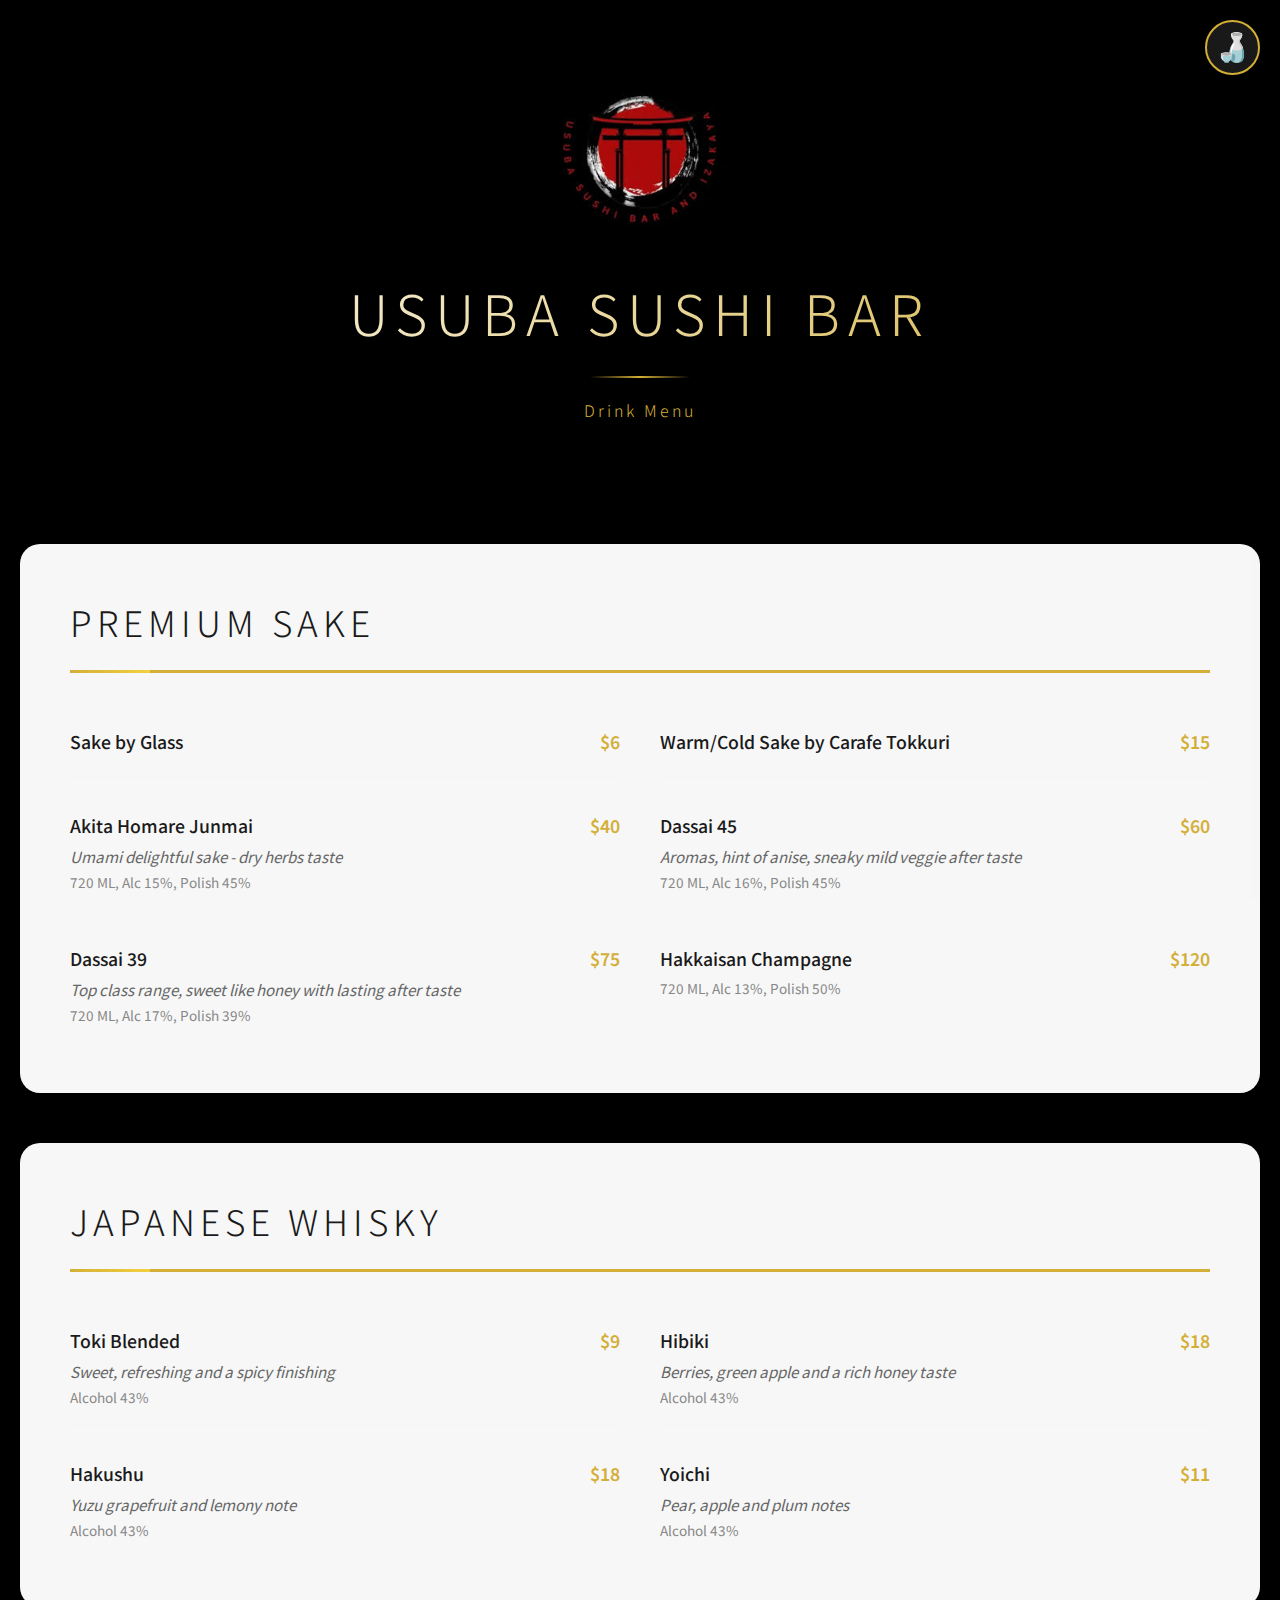
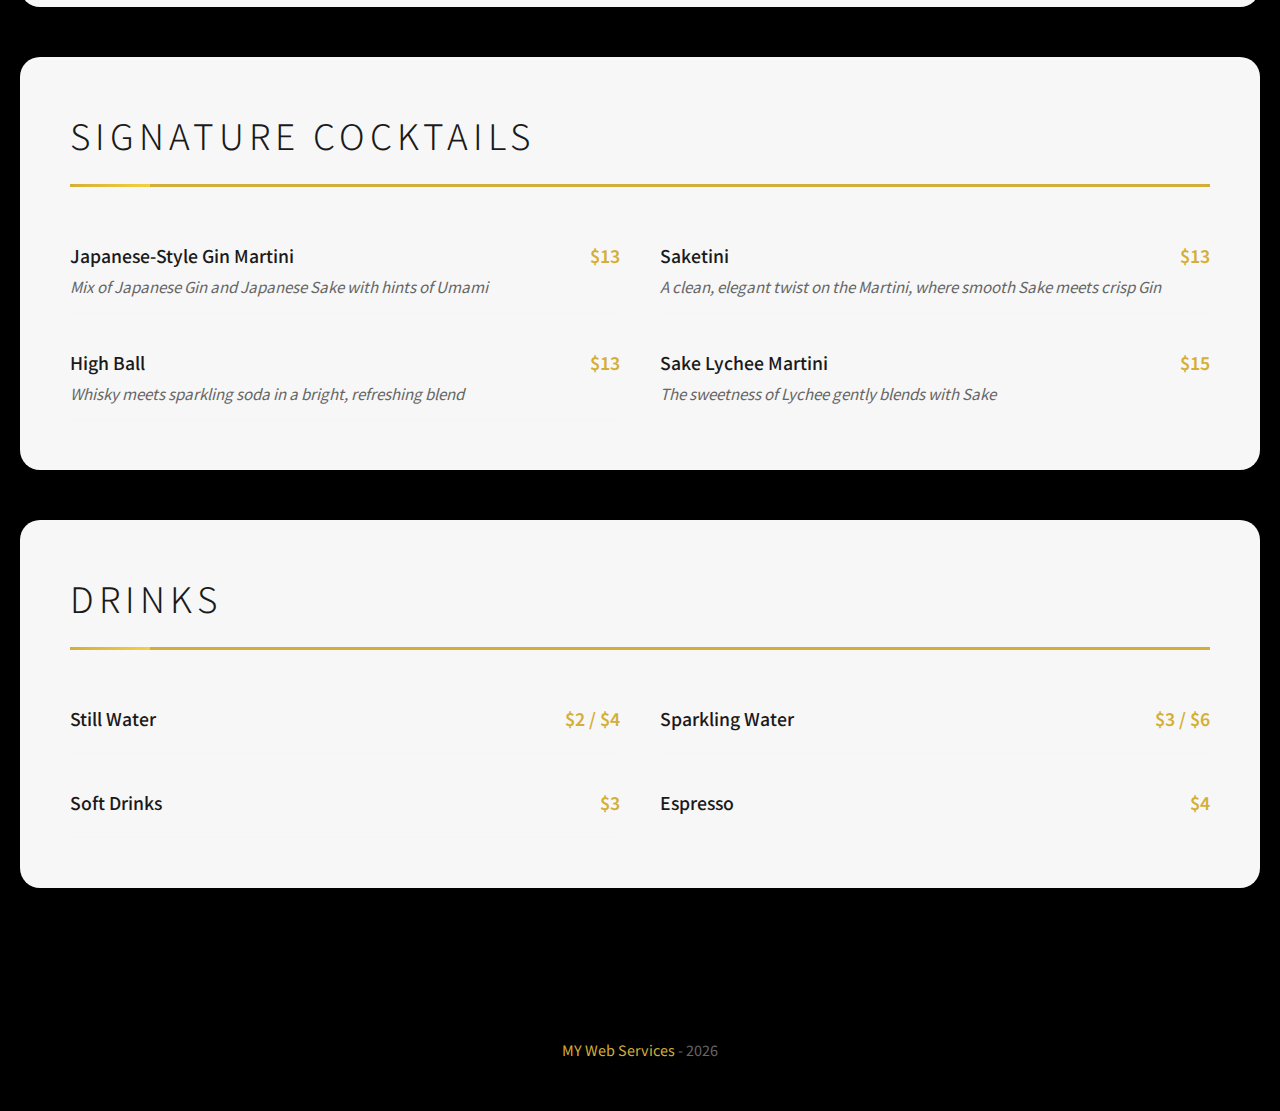
<file: drink-demo.html>
<!DOCTYPE html>
<html lang="en">

<head>
    <meta charset="UTF-8">
    <meta name="viewport" content="width=device-width, initial-scale=1.0">
    <title>Usuba Sushi Bar - Sample Drink Menu</title>
    <link rel="icon" type="image/png" href="images/logo.png">
    <style>
        @import url('https://fonts.googleapis.com/css2?family=Noto+Sans+JP:wght@300;400;500;700&display=swap');

        * {
            margin: 0;
            padding: 0;
            box-sizing: border-box;
        }

        html {
            scroll-behavior: smooth;
        }

        body {
            font-family: 'Noto Sans JP', sans-serif;
            background: #000000;
            color: #f0f0f0;
            line-height: 1.6;
            min-height: 100vh;
        }

        .header {
            background: #000000;
            color: #fff;
            text-align: center;
            padding: 60px 20px;
        }

        .logo {
            width: 180px;
            height: auto;
            margin-bottom: 20px;
            filter: drop-shadow(0 4px 8px rgba(0, 0, 0, 0.3));
        }

        .header h1 {
            font-size: 3.5em;
            font-weight: 300;
            letter-spacing: 8px;
            margin-bottom: 15px;
            text-transform: uppercase;
            background: linear-gradient(135deg, #ffffff 0%, #d4af37 100%);
            -webkit-background-clip: text;
            background-clip: text;
            -webkit-text-fill-color: transparent;
        }

        .divider {
            width: 100px;
            height: 2px;
            background: linear-gradient(90deg, transparent, #d4af37, transparent);
            margin: 20px auto;
        }

        .header p {
            font-size: 1em;
            color: #d4af37;
            letter-spacing: 3px;
            font-weight: 300;
        }

        .demo-badge {
            display: inline-block;
            background: linear-gradient(135deg, #d4af37 0%, #b8962e 100%);
            color: #000;
            padding: 8px 25px;
            border-radius: 25px;
            font-size: 0.85em;
            letter-spacing: 2px;
            text-transform: uppercase;
            margin-top: 20px;
            font-weight: 500;
        }

        .container {
            max-width: 1400px;
            margin: 0 auto;
            padding: 60px 20px;
        }

        .intro-text {
            text-align: center;
            margin-bottom: 50px;
            padding: 30px;
            background: rgba(212, 175, 55, 0.1);
            border-radius: 15px;
            border: 1px solid rgba(212, 175, 55, 0.3);
        }

        .intro-text h2 {
            color: #d4af37;
            font-size: 1.5em;
            font-weight: 300;
            letter-spacing: 3px;
            margin-bottom: 15px;
        }

        .intro-text p {
            color: #ccc;
            font-size: 1em;
            line-height: 1.8;
        }

        .category-section {
            background: rgba(255, 255, 255, 0.97);
            border-radius: 20px;
            padding: 50px;
            margin-bottom: 50px;
            box-shadow: 0 8px 32px rgba(0, 0, 0, 0.2);
        }

        .category-title {
            font-size: 2.2em;
            font-weight: 300;
            margin-bottom: 40px;
            padding-bottom: 20px;
            border-bottom: 3px solid #d4af37;
            letter-spacing: 5px;
            text-transform: uppercase;
            color: #1a1a1a;
            position: relative;
        }

        .category-title::after {
            content: '';
            position: absolute;
            bottom: -3px;
            left: 0;
            width: 80px;
            height: 3px;
            background: linear-gradient(90deg, #d4af37, #f4d03f);
        }

        .items-grid {
            display: grid;
            grid-template-columns: repeat(2, 1fr);
            gap: 20px 40px;
        }

        /* Drink Items */
        .drink-item {
            padding: 15px 0;
            border-bottom: 1px solid #f5f5f5;
        }

        .drink-item:last-child {
            border-bottom: none;
        }

        .drink-header {
            display: flex;
            justify-content: space-between;
            align-items: center;
            margin-bottom: 5px;
        }

        .drink-name {
            font-size: 1.1em;
            font-weight: 500;
            color: #1a1a1a;
        }

        .drink-price {
            font-size: 1.1em;
            font-weight: 600;
            color: #d4af37;
        }

        .drink-description {
            font-size: 0.95em;
            color: #666;
            line-height: 1.5;
            font-style: italic;
        }

        .drink-details {
            font-size: 0.85em;
            color: #888;
            margin-top: 4px;
        }

        .full-menu-cta {
            text-align: center;
            padding: 50px 30px;
            background: linear-gradient(135deg, rgba(212, 175, 55, 0.15) 0%, rgba(212, 175, 55, 0.05) 100%);
            border-radius: 20px;
            margin-top: 40px;
            border: 1px solid rgba(212, 175, 55, 0.3);
        }

        .full-menu-cta h3 {
            color: #d4af37;
            font-size: 1.8em;
            font-weight: 300;
            letter-spacing: 3px;
            margin-bottom: 15px;
        }

        .full-menu-cta p {
            color: #ccc;
            margin-bottom: 25px;
            font-size: 1em;
        }

        .cta-buttons {
            display: flex;
            gap: 20px;
            justify-content: center;
            flex-wrap: wrap;
        }

        .cta-button {
            display: inline-block;
            padding: 15px 35px;
            border-radius: 30px;
            text-decoration: none;
            font-size: 0.9em;
            letter-spacing: 2px;
            text-transform: uppercase;
            font-weight: 500;
            transition: all 0.3s ease;
        }

        .cta-button.primary {
            background: linear-gradient(135deg, #d4af37 0%, #b8962e 100%);
            color: #000;
        }

        .cta-button.primary:hover {
            transform: translateY(-3px);
            box-shadow: 0 8px 25px rgba(212, 175, 55, 0.4);
        }

        .cta-button.secondary {
            background: transparent;
            color: #d4af37;
            border: 2px solid #d4af37;
        }

        .cta-button.secondary:hover {
            background: rgba(212, 175, 55, 0.1);
            transform: translateY(-3px);
        }

        .footer {
            text-align: center;
            padding: 40px 20px;
            color: #666;
            font-size: 0.9em;
        }

        .footer p {
            margin-bottom: 10px;
        }

        .footer .highlight {
            color: #d4af37;
        }

        /* Menu Toggle Button */
        .menu-toggle {
            position: fixed;
            top: 20px;
            right: 20px;
            z-index: 1001;
            width: 55px;
            height: 55px;
            background: rgba(26, 26, 26, 0.95);
            border: 2px solid #d4af37;
            border-radius: 50%;
            cursor: pointer;
            display: flex;
            justify-content: center;
            align-items: center;
            padding: 0;
            transition: all 0.3s ease;
            box-shadow: 0 4px 15px rgba(0, 0, 0, 0.3);
            font-size: 28px;
            line-height: 1;
        }

        .menu-toggle:hover {
            background: #d4af37;
            transform: scale(1.1);
        }

        .menu-toggle .sushi-icon {
            transition: all 0.3s ease;
        }

        .menu-toggle .close-icon {
            display: none;
            color: #d4af37;
            font-size: 24px;
            font-weight: 300;
        }

        .menu-toggle:hover .close-icon {
            color: #1a1a1a;
        }

        .menu-toggle.active .sushi-icon {
            display: none;
        }

        .menu-toggle.active .close-icon {
            display: block;
        }

        /* Side Menu */
        .side-menu {
            position: fixed;
            top: 0;
            right: -320px;
            width: 300px;
            height: 100vh;
            background: rgba(26, 26, 26, 0.98);
            z-index: 1000;
            transition: right 0.4s cubic-bezier(0.25, 0.8, 0.25, 1);
            box-shadow: -5px 0 30px rgba(0, 0, 0, 0.5);
            overflow-y: auto;
            backdrop-filter: blur(10px);
        }

        .side-menu.open {
            right: 0;
        }

        .side-menu-header {
            padding: 30px 25px 20px;
            border-bottom: 1px solid rgba(212, 175, 55, 0.3);
            text-align: center;
        }

        .side-menu-title {
            color: #d4af37;
            font-size: 1.1em;
            letter-spacing: 3px;
            text-transform: uppercase;
            font-weight: 300;
        }

        .side-menu-nav {
            padding: 20px 0;
        }

        .side-menu-link {
            display: block;
            color: #f0f0f0;
            text-decoration: none;
            padding: 15px 30px;
            font-size: 0.95em;
            letter-spacing: 2px;
            text-transform: uppercase;
            font-weight: 300;
            transition: all 0.3s ease;
            border-left: 3px solid transparent;
        }

        .side-menu-link:hover {
            background: rgba(212, 175, 55, 0.1);
            color: #d4af37;
            border-left-color: #d4af37;
            padding-left: 35px;
        }

        .side-menu-divider {
            height: 1px;
            background: rgba(212, 175, 55, 0.3);
            margin: 15px 25px;
        }

        .side-menu-link.highlight-link {
            background: linear-gradient(135deg, rgba(212, 175, 55, 0.2) 0%, rgba(212, 175, 55, 0.1) 100%);
            border-left: 3px solid #d4af37;
            margin: 10px 15px;
            border-radius: 8px;
            text-align: center;
            padding: 15px 20px;
        }

        .side-menu-link.highlight-link:hover {
            background: linear-gradient(135deg, #d4af37 0%, #b8962e 100%);
            color: #1a1a1a;
            padding-left: 20px;
        }

        /* Overlay */
        .menu-overlay {
            position: fixed;
            top: 0;
            left: 0;
            width: 100%;
            height: 100%;
            background: rgba(0, 0, 0, 0.5);
            z-index: 999;
            opacity: 0;
            visibility: hidden;
            transition: all 0.3s ease;
        }

        .menu-overlay.active {
            opacity: 1;
            visibility: visible;
        }

        /* Go to Top Button */
        .go-to-top {
            position: fixed;
            bottom: 30px;
            right: 30px;
            width: 50px;
            height: 50px;
            background: linear-gradient(135deg, #d4af37 0%, #b8962e 100%);
            color: #000;
            border: none;
            border-radius: 50%;
            cursor: pointer;
            font-size: 1.5em;
            display: flex;
            align-items: center;
            justify-content: center;
            opacity: 0;
            visibility: hidden;
            transition: all 0.3s ease;
            box-shadow: 0 4px 15px rgba(212, 175, 55, 0.4);
            z-index: 1000;
        }

        .go-to-top.visible {
            opacity: 1;
            visibility: visible;
        }

        .go-to-top:hover {
            transform: translateY(-3px);
            box-shadow: 0 6px 20px rgba(212, 175, 55, 0.6);
        }

        @media (max-width: 768px) {
            .header {
                padding: 40px 20px;
            }

            .logo {
                width: 140px;
            }

            .header h1 {
                font-size: 2em;
                letter-spacing: 4px;
            }

            .category-section {
                padding: 30px 20px;
            }

            .category-title {
                font-size: 1.5em;
            }

            .items-grid {
                grid-template-columns: 1fr;
            }

            .cta-buttons {
                flex-direction: column;
                align-items: center;
            }

            .cta-button {
                width: 100%;
                max-width: 280px;
                text-align: center;
            }
        }
    </style>
</head>

<body>
    <div class="header">
        <img src="images/logo.png" alt="Usuba Sushi Bar Logo" class="logo">
        <h1>USUBA SUSHI BAR</h1>
        <div class="divider"></div>
        <p>Drink Menu</p>
    </div>

    <!-- Menu Toggle Button -->
    <button class="menu-toggle" id="menuToggle" aria-label="Toggle menu">
        <span class="sushi-icon">🍶</span>
        <span class="close-icon">✕</span>
    </button>

    <!-- Overlay -->
    <div class="menu-overlay" id="menuOverlay"></div>

    <!-- Side Menu -->
    <div class="side-menu" id="sideMenu">
        <div class="side-menu-header">
            <div class="side-menu-title">Drinks</div>
        </div>
        <nav class="side-menu-nav">
            <a href="index.html" class="side-menu-link highlight-link">🍣 Food Menu</a>
            <div class="side-menu-divider"></div>
            <a href="#sake" class="side-menu-link">Premium Sake</a>
            <a href="#whisky" class="side-menu-link">Japanese Whisky</a>
            <a href="#cocktails" class="side-menu-link">Signature Cocktails</a>
            <a href="#beer" class="side-menu-link">Drinks</a>
        </nav>
    </div>

    <div class="container">
        <!-- SAKE -->
        <div class="category-section" id="sake">
            <h2 class="category-title">Premium Sake</h2>
            <div class="items-grid">
                <div class="drink-item">
                    <div class="drink-header">
                        <span class="drink-name">Sake by Glass</span>
                        <span class="drink-price">$6</span>
                    </div>
                </div>
                <div class="drink-item">
                    <div class="drink-header">
                        <span class="drink-name">Warm/Cold Sake by Carafe Tokkuri</span>
                        <span class="drink-price">$15</span>
                    </div>
                </div>
                <div class="drink-item">
                    <div class="drink-header">
                        <span class="drink-name">Akita Homare Junmai</span>
                        <span class="drink-price">$40</span>
                    </div>
                    <div class="drink-description">Umami delightful sake - dry herbs taste</div>
                    <div class="drink-details">720 ML, Alc 15%, Polish 45%</div>
                </div>
                <div class="drink-item">
                    <div class="drink-header">
                        <span class="drink-name">Dassai 45</span>
                        <span class="drink-price">$60</span>
                    </div>
                    <div class="drink-description">Aromas, hint of anise, sneaky mild veggie after taste</div>
                    <div class="drink-details">720 ML, Alc 16%, Polish 45%</div>
                </div>
                <div class="drink-item">
                    <div class="drink-header">
                        <span class="drink-name">Dassai 39</span>
                        <span class="drink-price">$75</span>
                    </div>
                    <div class="drink-description">Top class range, sweet like honey with lasting after taste</div>
                    <div class="drink-details">720 ML, Alc 17%, Polish 39%</div>
                </div>
                <div class="drink-item">
                    <div class="drink-header">
                        <span class="drink-name">Hakkaisan Champagne</span>
                        <span class="drink-price">$120</span>
                    </div>
                    <div class="drink-details">720 ML, Alc 13%, Polish 50%</div>
                </div>
            </div>
        </div>

        <!-- JAPANESE WHISKY -->
        <div class="category-section" id="whisky">
            <h2 class="category-title">Japanese Whisky</h2>
            <div class="items-grid">
                <div class="drink-item">
                    <div class="drink-header">
                        <span class="drink-name">Toki Blended</span>
                        <span class="drink-price">$9</span>
                    </div>
                    <div class="drink-description">Sweet, refreshing and a spicy finishing</div>
                    <div class="drink-details">Alcohol 43%</div>
                </div>
                <div class="drink-item">
                    <div class="drink-header">
                        <span class="drink-name">Hibiki</span>
                        <span class="drink-price">$18</span>
                    </div>
                    <div class="drink-description">Berries, green apple and a rich honey taste</div>
                    <div class="drink-details">Alcohol 43%</div>
                </div>
                <div class="drink-item">
                    <div class="drink-header">
                        <span class="drink-name">Hakushu</span>
                        <span class="drink-price">$18</span>
                    </div>
                    <div class="drink-description">Yuzu grapefruit and lemony note</div>
                    <div class="drink-details">Alcohol 43%</div>
                </div>
                <div class="drink-item">
                    <div class="drink-header">
                        <span class="drink-name">Yoichi</span>
                        <span class="drink-price">$11</span>
                    </div>
                    <div class="drink-description">Pear, apple and plum notes</div>
                    <div class="drink-details">Alcohol 43%</div>
                </div>
            </div>
        </div>

        <!-- SIGNATURE COCKTAILS -->
        <div class="category-section" id="cocktails">
            <h2 class="category-title">Signature Cocktails</h2>
            <div class="items-grid">
                <div class="drink-item">
                    <div class="drink-header">
                        <span class="drink-name">Japanese-Style Gin Martini</span>
                        <span class="drink-price">$13</span>
                    </div>
                    <div class="drink-description">Mix of Japanese Gin and Japanese Sake with hints of Umami</div>
                </div>
                <div class="drink-item">
                    <div class="drink-header">
                        <span class="drink-name">Saketini</span>
                        <span class="drink-price">$13</span>
                    </div>
                    <div class="drink-description">A clean, elegant twist on the Martini, where smooth Sake meets crisp Gin</div>
                </div>
                <div class="drink-item">
                    <div class="drink-header">
                        <span class="drink-name">High Ball</span>
                        <span class="drink-price">$13</span>
                    </div>
                    <div class="drink-description">Whisky meets sparkling soda in a bright, refreshing blend</div>
                </div>
                <div class="drink-item">
                    <div class="drink-header">
                        <span class="drink-name">Sake Lychee Martini</span>
                        <span class="drink-price">$15</span>
                    </div>
                    <div class="drink-description">The sweetness of Lychee gently blends with Sake</div>
                </div>
            </div>
        </div>

        <!-- DRINKS -->
        <div class="category-section" id="beer">
            <h2 class="category-title">Drinks</h2>
            <div class="items-grid">
                <div class="drink-item">
                    <div class="drink-header">
                        <span class="drink-name">Still Water</span>
                        <span class="drink-price">$2 / $4</span>
                    </div>
                </div>
                <div class="drink-item">
                    <div class="drink-header">
                        <span class="drink-name">Sparkling Water</span>
                        <span class="drink-price">$3 / $6</span>
                    </div>
                </div>
                <div class="drink-item">
                    <div class="drink-header">
                        <span class="drink-name">Soft Drinks</span>
                        <span class="drink-price">$3</span>
                    </div>
                </div>
                <div class="drink-item">
                    <div class="drink-header">
                        <span class="drink-name">Espresso</span>
                        <span class="drink-price">$4</span>
                    </div>
                </div>
            </div>
        </div>
    </div>

    <div class="footer">
        <p><span class="highlight">MY Web Services</span> - 2026</p>
    </div>

    <button class="go-to-top" id="goToTop" aria-label="Go to top">
        ↑
    </button>

    <script>
        // Side Menu Toggle
        const menuToggle = document.getElementById('menuToggle');
        const sideMenu = document.getElementById('sideMenu');
        const menuOverlay = document.getElementById('menuOverlay');
        const sideMenuLinks = document.querySelectorAll('.side-menu-link');

        function toggleMenu() {
            menuToggle.classList.toggle('active');
            sideMenu.classList.toggle('open');
            menuOverlay.classList.toggle('active');
            document.body.style.overflow = sideMenu.classList.contains('open') ? 'hidden' : '';
        }

        function closeMenu() {
            menuToggle.classList.remove('active');
            sideMenu.classList.remove('open');
            menuOverlay.classList.remove('active');
            document.body.style.overflow = '';
        }

        menuToggle.addEventListener('click', toggleMenu);
        menuOverlay.addEventListener('click', closeMenu);

        sideMenuLinks.forEach(link => {
            link.addEventListener('click', () => {
                closeMenu();
            });
        });

        // Go to Top Button
        const goToTopBtn = document.getElementById('goToTop');
        
        goToTopBtn.addEventListener('click', () => {
            window.scrollTo({top: 0, behavior: 'smooth'});
            history.pushState('', document.title, window.location.pathname);
        });
        
        window.addEventListener('scroll', () => {
            if (window.scrollY > 300) {
                goToTopBtn.classList.add('visible');
            } else {
                goToTopBtn.classList.remove('visible');
            }
        });
    </script>
</body>

</html>
</file>
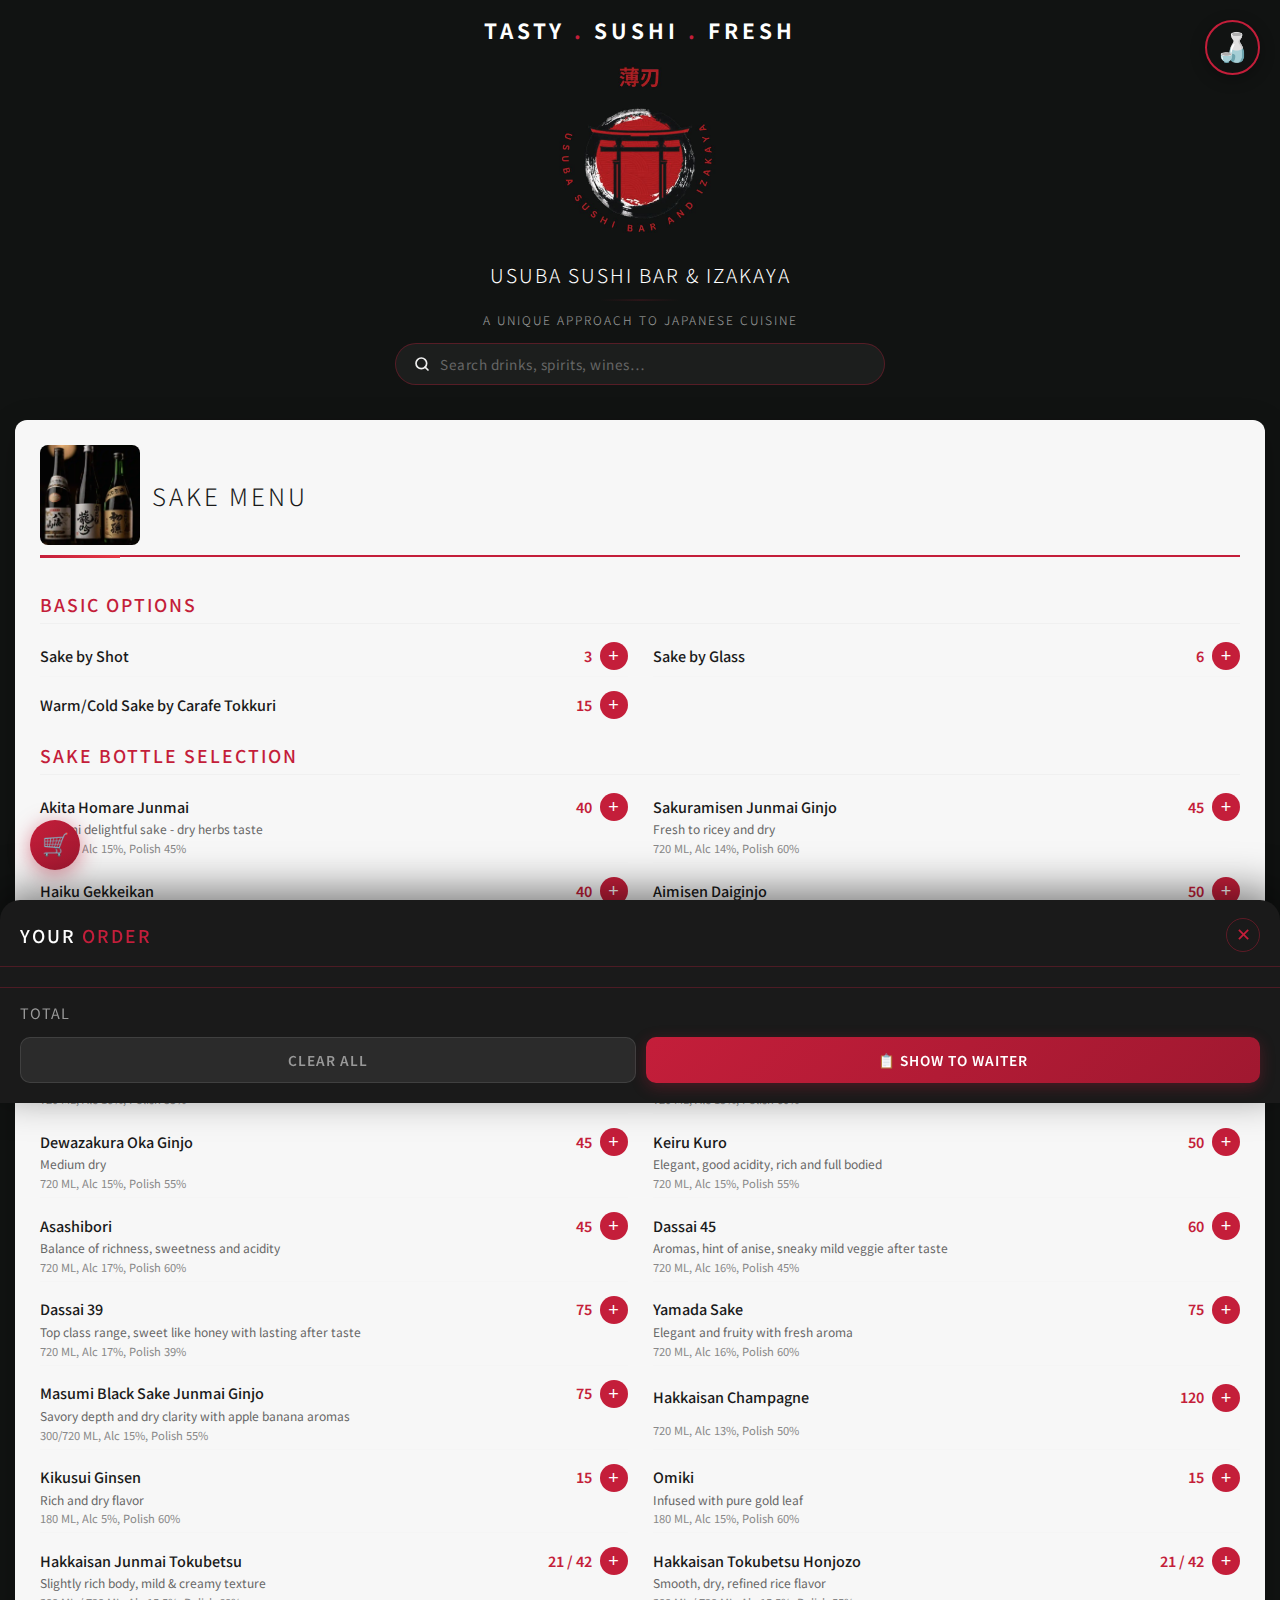
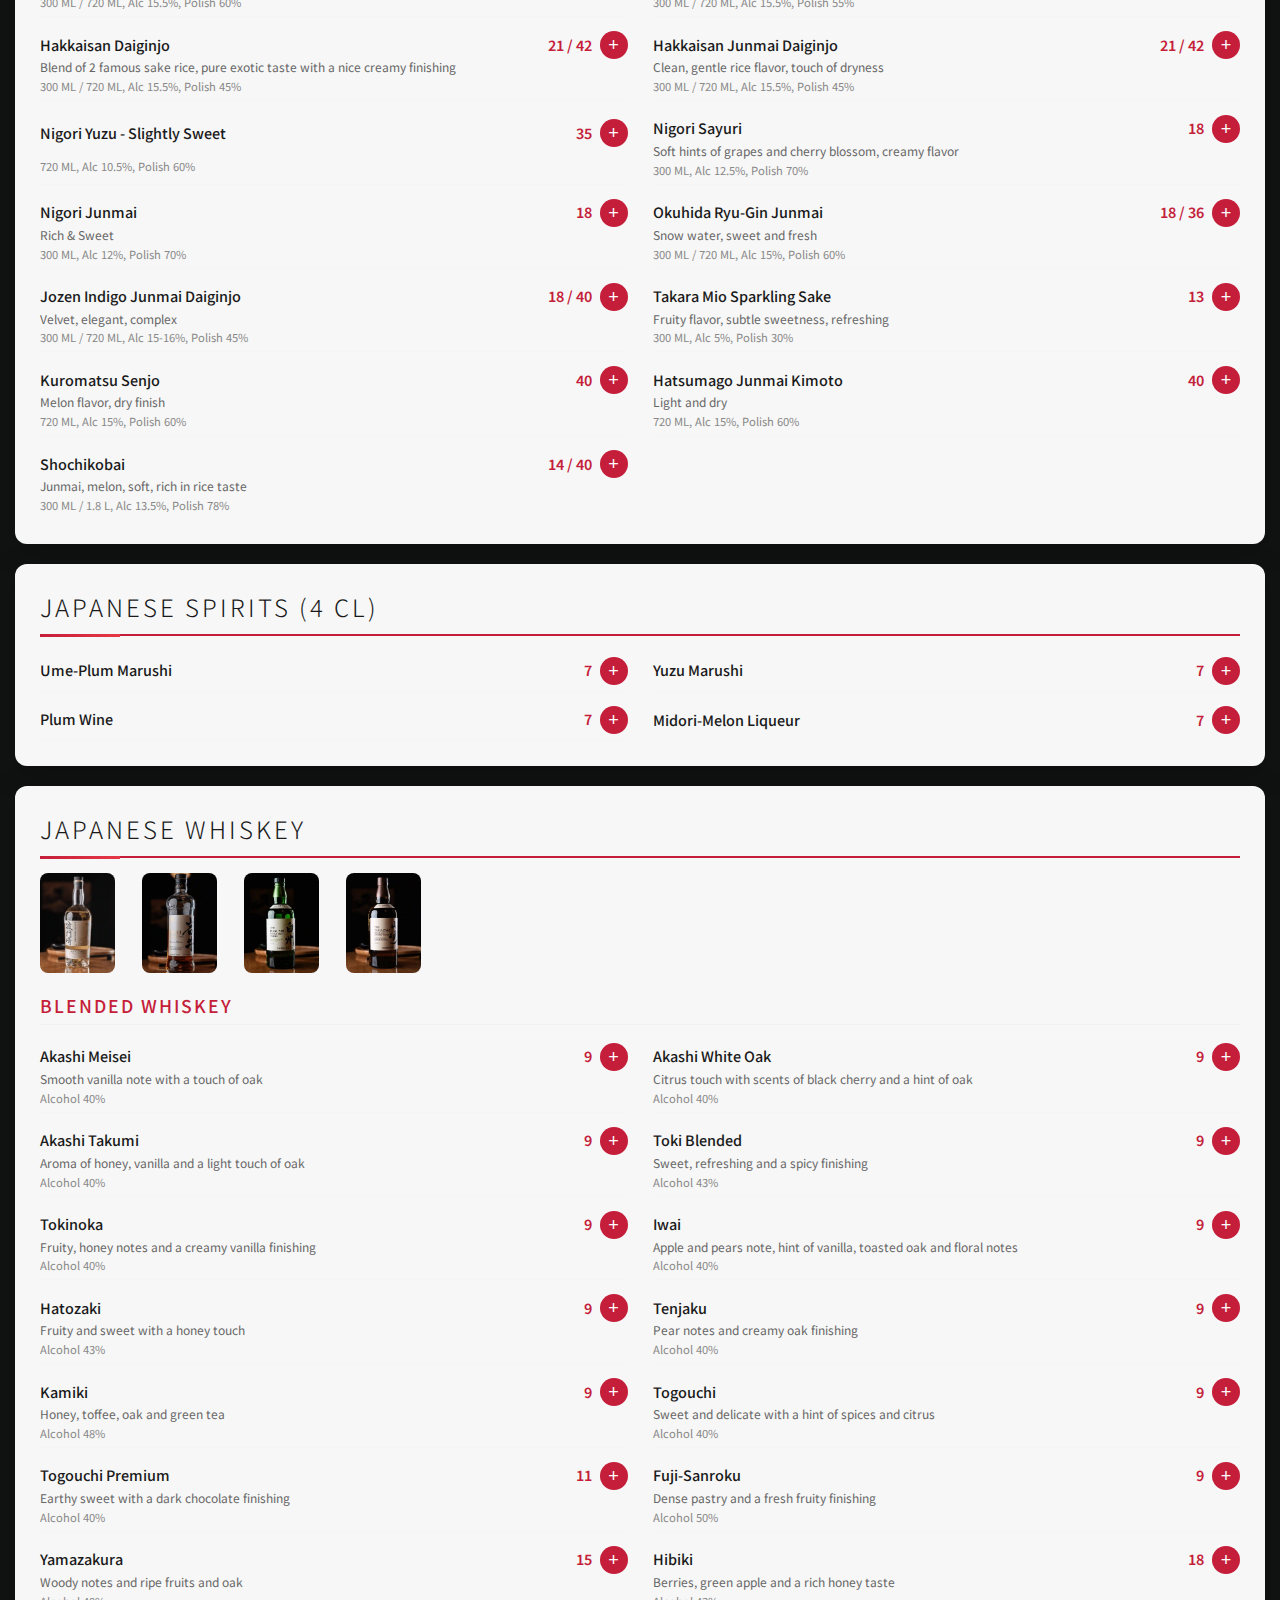
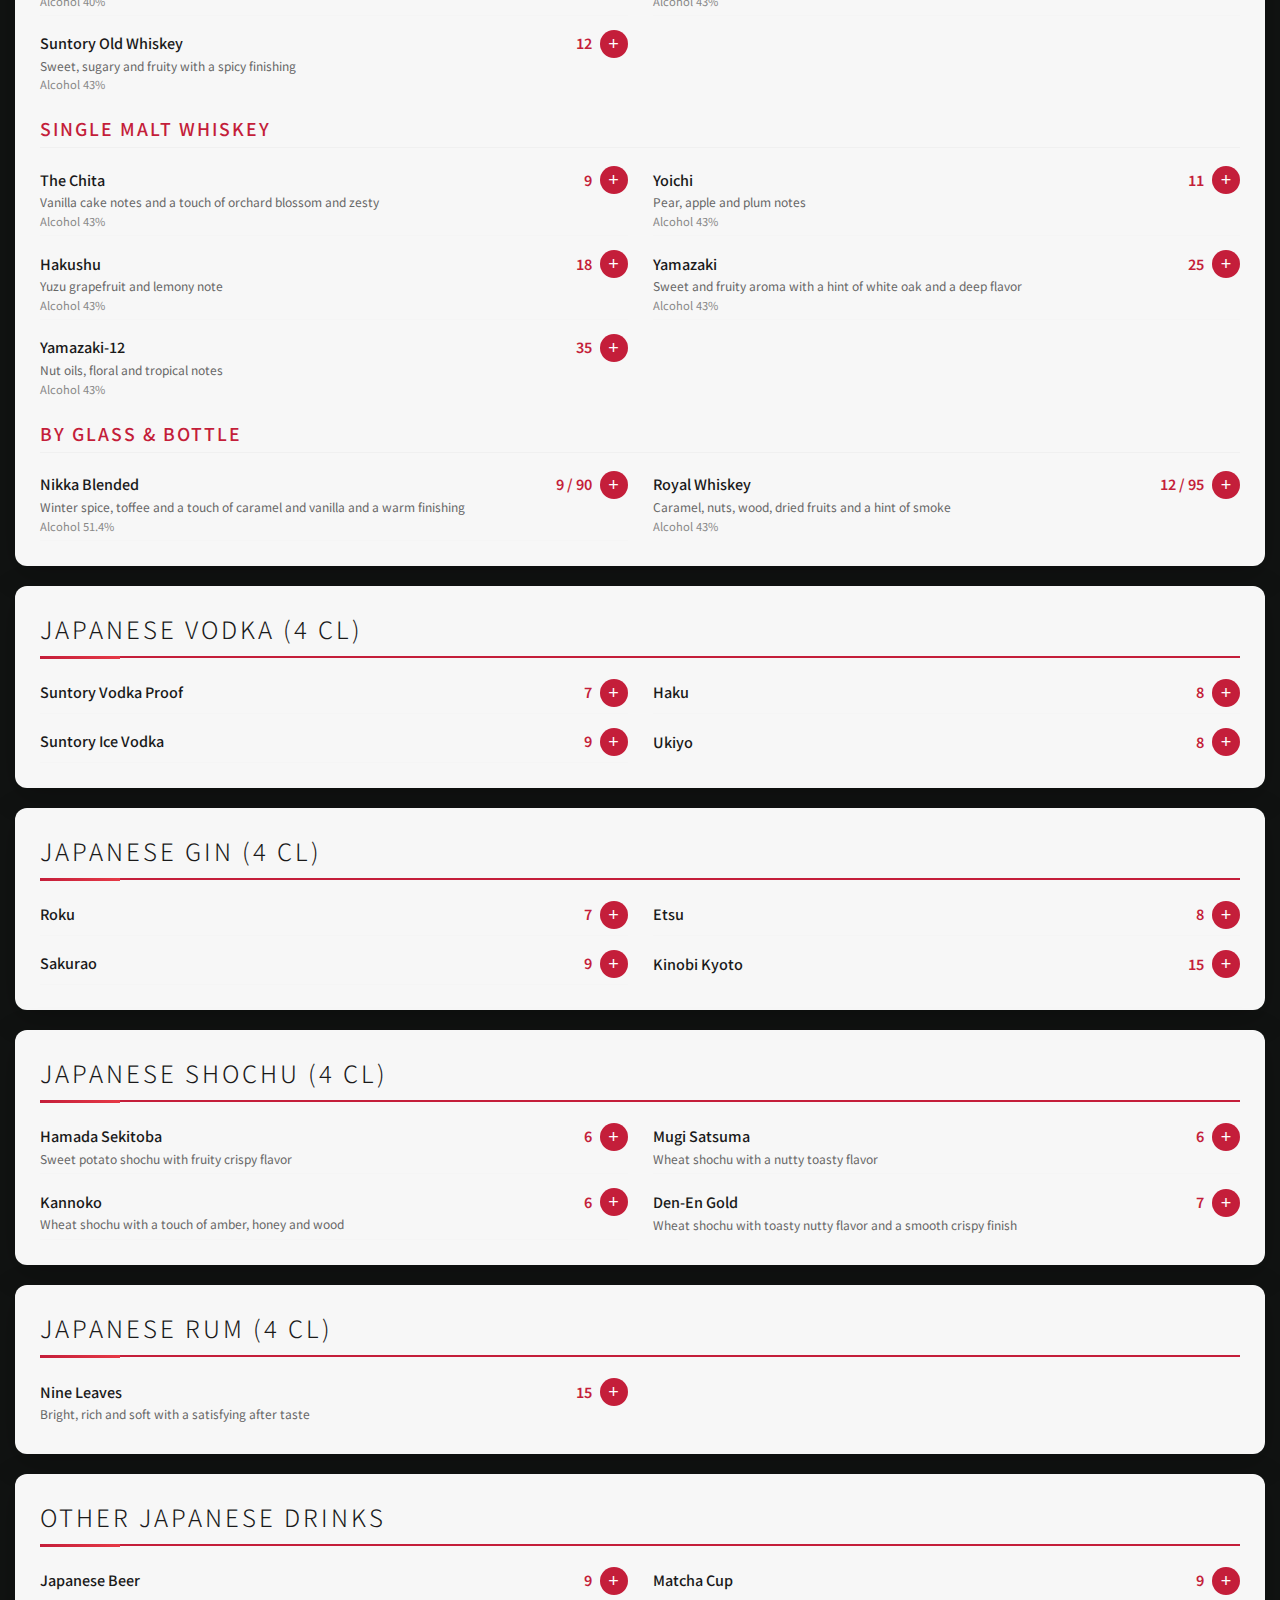
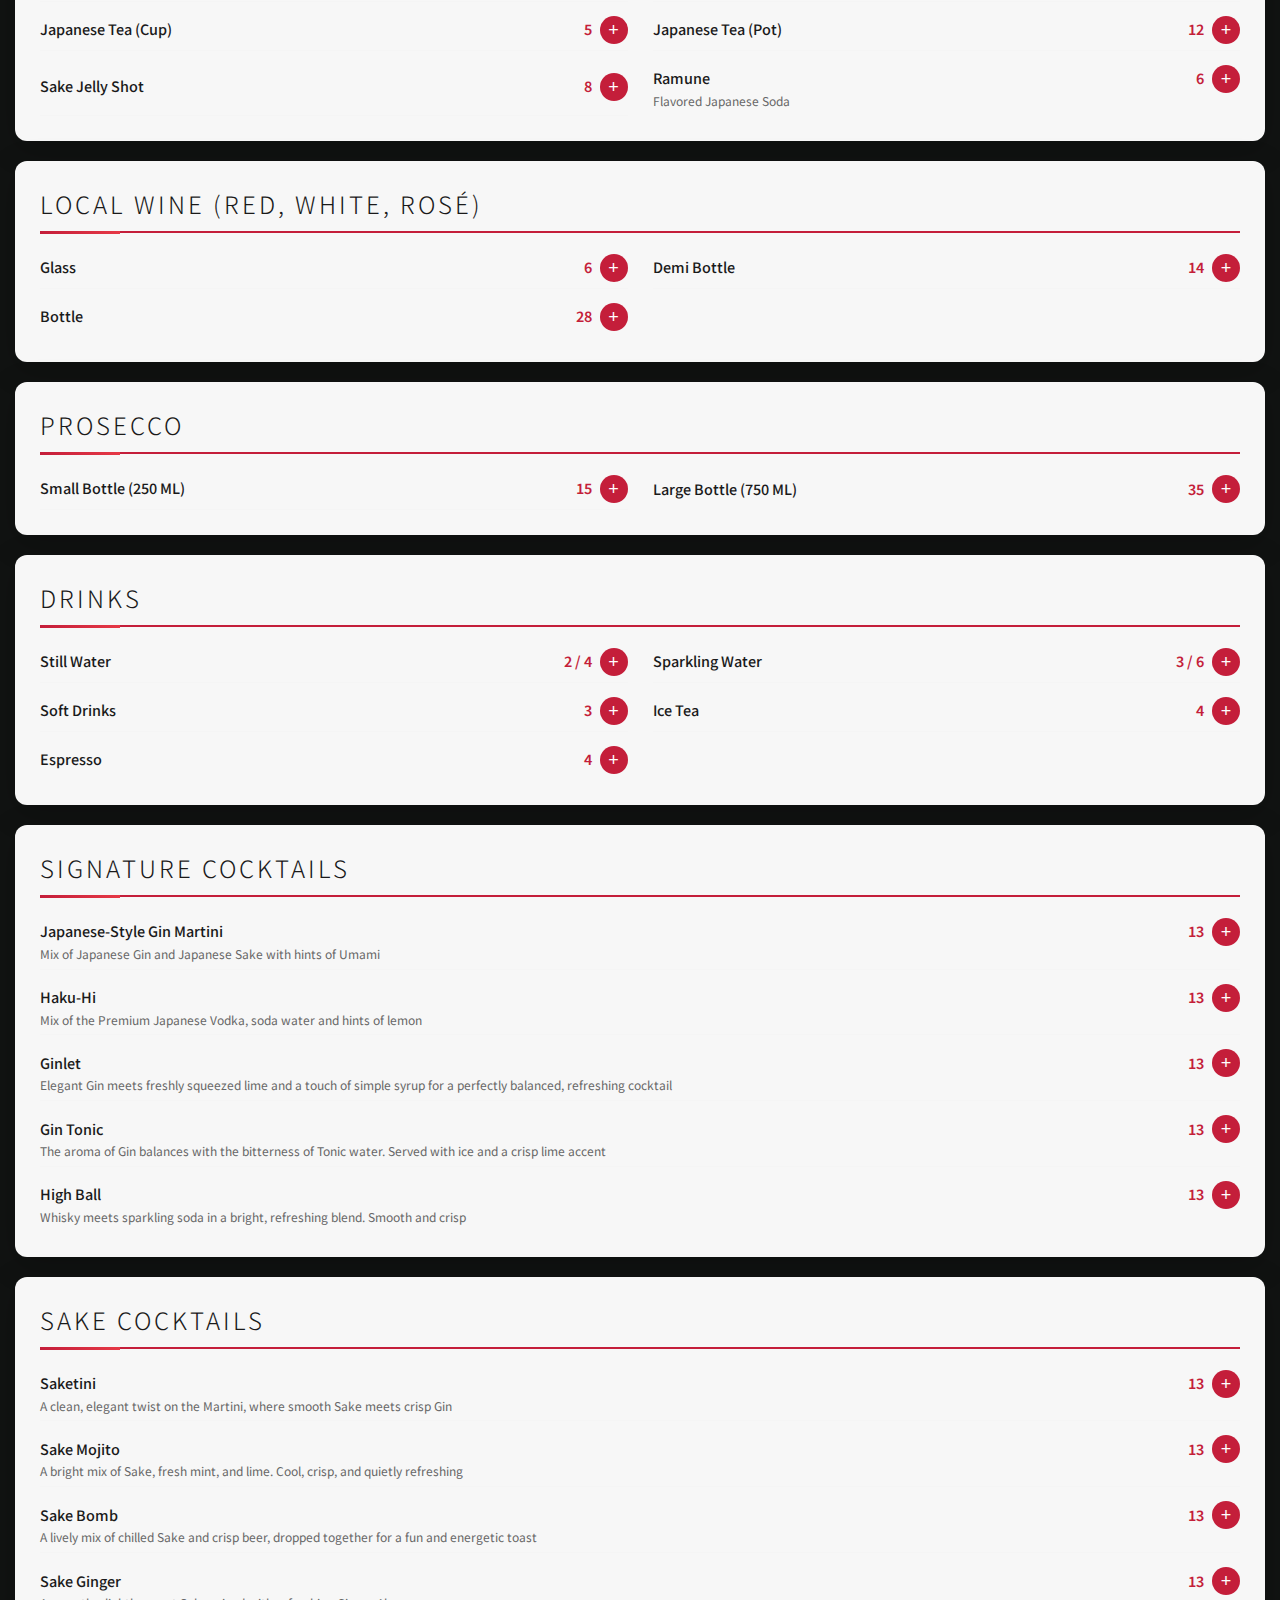
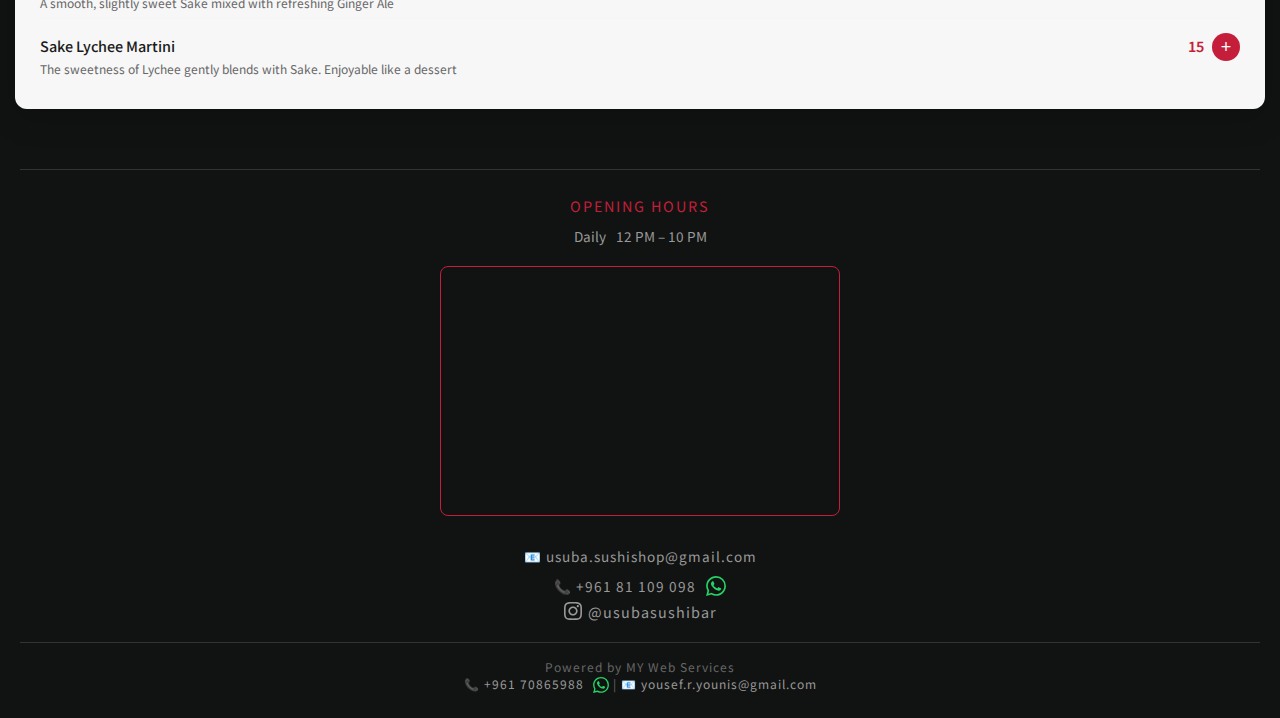
<file: drink-menu.html>
<!DOCTYPE html>
<html lang="en">

<head>
    <meta charset="UTF-8">
    <meta name="viewport" content="width=device-width, initial-scale=1.0">
    <title>Usuba Sushi Bar & Izakaya - Drink Menu</title>
    <link rel="icon" type="image/jpeg" href="images/logo2.jpg">
    <style>
        @import url('https://fonts.googleapis.com/css2?family=Noto+Sans+JP:wght@300;400;500;700&display=swap');

        html {
            scroll-behavior: smooth;
        }

        * {
            margin: 0;
            padding: 0;
            box-sizing: border-box;
        }

        body {
            font-family: 'Noto Sans JP', sans-serif;
            background: #111312;
            min-height: 100vh;
            color: #1a1a1a;
        }

        .header {
            text-align: center;
            padding: 15px 15px;
            background: #111312;
        }

        .logo {
            width: 180px;
            margin-bottom: 5px;
        }

        .header .tagline {
            font-size: 1.3em;
            letter-spacing: 4px;
            color: #fff;
            margin-bottom: 8px;
            font-weight: 700;
        }

        .tagline .dot {
            color: #c41e3a;
        }

        .header .subtitle {
            font-size: 0.75em;
            color: #fff;
            letter-spacing: 2px;
            font-weight: 300;
            margin-top: 10px;
        }

        .header h1 {
            font-size: 1.2em;
            font-weight: 300;
            letter-spacing: 2px;
            margin-bottom: 8px;
            text-transform: uppercase;
            color: #fff;
        }

        .divider {
            width: 80px;
            height: 2px;
            background: linear-gradient(90deg, transparent, #c41e3a, transparent);
            margin: 10px auto;
        }

        .header p {
            font-size: 0.85em;
            color: #c41e3a;
            letter-spacing: 3px;
            font-weight: 300;
        }

        /* Menu Toggle Button */
        .menu-toggle {
            position: fixed;
            top: 20px;
            right: 20px;
            z-index: 1001;
            width: 55px;
            height: 55px;
            background: #111312;
            border: 2px solid #c41e3a;
            border-radius: 50%;
            cursor: pointer;
            display: flex;
            justify-content: center;
            align-items: center;
            padding: 0;
            transition: all 0.3s ease;
            box-shadow: 0 4px 15px rgba(0, 0, 0, 0.3);
            font-size: 28px;
            line-height: 1;
        }

        .menu-toggle:hover {
            background: #c41e3a;
            transform: scale(1.1);
        }

        .menu-toggle .sushi-icon {
            transition: all 0.3s ease;
        }

        .menu-toggle .close-icon {
            display: none;
            color: #c41e3a;
            font-size: 24px;
            font-weight: 300;
        }

        .menu-toggle:hover .close-icon {
            color: #1a1a1a;
        }

        .menu-toggle.active .sushi-icon {
            display: none;
        }

        .menu-toggle.active .close-icon {
            display: block;
        }

        /* Side Menu */
        .side-menu {
            position: fixed;
            top: 0;
            right: -320px;
            width: 280px;
            height: 100vh;
            max-height: 100vh;
            background: #111312;
            z-index: 1000;
            transition: right 0.4s cubic-bezier(0.25, 0.8, 0.25, 1);
            box-shadow: -5px 0 30px rgba(0, 0, 0, 0.5);
            overflow-y: auto;
            overflow-x: hidden;
            -webkit-overflow-scrolling: touch;
            backdrop-filter: blur(10px);
            display: flex;
            flex-direction: column;
        }

        .side-menu.open {
            right: 0;
        }

        .side-menu-header {
            padding: 15px 15px 10px;
            border-bottom: 1px solid rgba(196, 30, 58, 0.3);
            text-align: center;
            flex-shrink: 0;
        }

        .side-menu-title {
            color: #c41e3a;
            font-size: 0.9em;
            letter-spacing: 2px;
            text-transform: uppercase;
            font-weight: 300;
        }

        .side-menu-nav {
            padding: 10px 0;
            flex: 1;
            overflow-y: auto;
        }

        .side-menu-link {
            display: block;
            color: #f0f0f0;
            text-decoration: none;
            padding: 10px 20px;
            font-size: 0.8em;
            letter-spacing: 1px;
            text-transform: uppercase;
            font-weight: 300;
            transition: all 0.3s ease;
            border-left: 3px solid transparent;
        }

        .side-menu-link:hover {
            background: rgba(196, 30, 58, 0.1);
            color: #c41e3a;
            border-left-color: #c41e3a;
            padding-left: 25px;
        }

        .side-menu-divider {
            height: 1px;
            background: rgba(196, 30, 58, 0.3);
            margin: 8px 15px;
        }

        .side-menu-link.food-menu {
            background: linear-gradient(135deg, rgba(196, 30, 58, 0.2) 0%, rgba(196, 30, 58, 0.1) 100%);
            border-left: 3px solid #c41e3a;
            margin: 8px 10px;
            border-radius: 6px;
            text-align: center;
            padding: 10px 15px;
        }

        .side-menu-link.food-menu:hover {
            background: linear-gradient(135deg, #c41e3a 0%, #a01830 100%);
            color: #1a1a1a;
            padding-left: 15px;
        }

        /* Overlay */
        .menu-overlay {
            position: fixed;
            top: 0;
            left: 0;
            width: 100%;
            height: 100%;
            background: rgba(0, 0, 0, 0.8);
            z-index: 999;
            opacity: 0;
            visibility: hidden;
            transition: all 0.3s ease;
        }

        .menu-overlay.active {
            opacity: 1;
            visibility: visible;
        }

        .container {
            max-width: 1400px;
            margin: 0 auto;
            padding: 25px 15px;
        }

        .category-section {
            background: rgba(255, 255, 255, 0.97);
            border-radius: 12px;
            padding: 25px;
            margin-bottom: 20px;
            box-shadow: 0 8px 32px rgba(0, 0, 0, 0.2);
        }

        .category-title {
            font-size: 1.5em;
            font-weight: 300;
            margin-bottom: 15px;
            padding-bottom: 10px;
            border-bottom: 2px solid #c41e3a;
            letter-spacing: 3px;
            text-transform: uppercase;
            color: #1a1a1a;
            position: relative;
            display: flex;
            align-items: center;
        }

        .category-title::after {
            content: '';
            position: absolute;
            bottom: -3px;
            left: 0;
            width: 80px;
            height: 3px;
            background: linear-gradient(90deg, #c41e3a, #e63946);
        }

        .section-images {
            display: flex;
            gap: 15px;
            margin-bottom: 20px;
            flex-wrap: wrap;
        }

        .section-images.no-wrap {
            flex-wrap: nowrap;
        }

        .section-images.no-wrap .section-image-1-1 {
            flex-shrink: 0;
            width: 75px;
            height: 100px;
            aspect-ratio: 3/4;
        }

        .section-image-3-5 {
            width: 90px;
            height: 150px;
            border-radius: 8px;
            object-fit: cover;
        }

        .section-image-1-1 {
            width: 100px;
            height: 100px;
            border-radius: 8px;
            object-fit: cover;
            margin-right: 12px;
        }

        .subcategory {
            font-size: 1.1em;
            font-weight: 500;
            color: #c41e3a;
            margin: 18px 0 12px;
            padding-bottom: 6px;
            border-bottom: 1px solid #f0f0f0;
            text-transform: uppercase;
            letter-spacing: 2px;
        }

        .items-grid {
            display: grid;
            grid-template-columns: repeat(2, 1fr);
            gap: 8px 25px;
        }

        .items-grid.single-column {
            grid-template-columns: 1fr;
        }

        .drink-item {
            display: flex;
            flex-direction: column;
            padding: 6px 0;
            border-bottom: 1px solid #f5f5f5;
        }

        .drink-item:last-child {
            border-bottom: none;
        }

        .drink-header {
            display: flex;
            justify-content: space-between;
            align-items: baseline;
            margin-bottom: 2px;
        }

        .drink-name {
            font-size: 0.9em;
            font-weight: 500;
            color: #1a1a1a;
        }

        .drink-price {
            font-size: 0.9em;
            font-weight: 600;
            color: #c41e3a;
            white-space: nowrap;
            margin-left: 10px;
        }

        .drink-description {
            font-size: 0.75em;
            color: #666;
            line-height: 1.4;
        }

        .drink-details {
            font-size: 0.7em;
            color: #888;
            margin-top: 2px;
        }

        /* Header fade transition */
        .header-fade {
            height: 50px;
            background: linear-gradient(to bottom, #111312 0%, transparent 100%);
            pointer-events: none;
            margin-top: -50px;
            position: relative;
            z-index: 1;
        }

        /* Search bar */
        .search-wrapper {
            max-width: 520px;
            margin: 0 auto 10px;
            padding: 0 15px;
            position: relative;
            z-index: 2;
        }

        .search-inner {
            display: flex;
            align-items: center;
            background: #1c1e1d;
            border: 1px solid rgba(196, 30, 58, 0.35);
            border-radius: 30px;
            padding: 10px 18px;
            gap: 10px;
            transition: border-color 0.3s ease, box-shadow 0.3s ease;
        }

        .search-inner:focus-within {
            border-color: #c41e3a;
            box-shadow: 0 0 0 3px rgba(196, 30, 58, 0.12);
        }

        .search-icon {
            color: #f0f0f0;
            width: 16px;
            height: 16px;
            flex-shrink: 0;
            transition: color 0.3s ease;
        }

        .search-inner:focus-within .search-icon {
            color: #c41e3a;
        }

        .search-input {
            flex: 1;
            background: none;
            border: none;
            outline: none;
            color: #f0f0f0;
            font-family: 'Noto Sans JP', sans-serif;
            font-size: 0.85em;
            letter-spacing: 0.5px;
        }

        .search-input::placeholder {
            color: #666;
        }

        /* Hide native WebKit search cross */
        .search-input::-webkit-search-decoration,
        .search-input::-webkit-search-cancel-button,
        .search-input::-webkit-search-results-button,
        .search-input::-webkit-search-results-decoration {
            -webkit-appearance: none;
        }

        .search-clear {
            background: none;
            border: none;
            color: #666;
            cursor: pointer;
            font-size: 1em;
            padding: 0;
            line-height: 1;
            display: none;
            transition: color 0.2s ease;
        }

        .search-clear:hover {
            color: #c41e3a;
        }

        .search-no-results {
            text-align: center;
            color: #666;
            font-size: 0.85em;
            letter-spacing: 1px;
            padding: 30px 0 10px;
            display: none;
        }

        .search-highlight {
            background: rgba(196, 30, 58, 0.06) !important;
            border-left: 2px solid #c41e3a !important;
            border-radius: 4px;
            padding-left: 8px !important;
            transition: background 0.2s ease, opacity 0.2s ease;
        }

        .search-dimmed {
            opacity: 0.18;
            transition: opacity 0.2s ease;
        }

        /* Go to Top Button */
        .go-to-top {
            position: fixed;
            bottom: 30px;
            right: 30px;
            width: 50px;
            height: 50px;
            background: linear-gradient(135deg, #c41e3a 0%, #a01830 100%);
            color: #fff;
            border: none;
            border-radius: 50%;
            cursor: pointer;
            font-size: 1.5em;
            display: flex;
            align-items: center;
            justify-content: center;
            opacity: 0;
            visibility: hidden;
            transition: all 0.3s ease;
            box-shadow: 0 4px 15px rgba(196, 30, 58, 0.4);
            z-index: 1000;
        }

        .go-to-top.visible {
            opacity: 1;
            visibility: visible;
        }

        .go-to-top:hover {
            transform: translateY(-3px);
            box-shadow: 0 6px 20px rgba(196, 30, 58, 0.6);
        }

        @media (max-width: 1024px) {
            .items-grid {
                grid-template-columns: 1fr;
            }
        }

        @media (max-width: 768px) {
            .header {
                padding: 20px 15px;
            }

            .logo {
                width: 100px;
                margin-bottom: 8px;
            }

            .header h1 {
                font-size: 1em;
                letter-spacing: 1px;
            }

            .category-section {
                padding: 15px 12px;
                margin-bottom: 15px;
                border-radius: 10px;
            }

            .category-title {
                font-size: 1.2em;
                letter-spacing: 2px;
                margin-bottom: 12px;
            }

            .subcategory {
                font-size: 0.95em;
                letter-spacing: 1px;
            }

            .drink-name {
                font-size: 0.85em;
            }

            .drink-price {
                font-size: 0.85em;
            }

            .container {
                padding: 15px 10px;
            }

            /* Mobile side menu adjustments */
            .side-menu {
                width: 260px;
                right: -280px;
            }

            .side-menu-header {
                padding: 12px 12px 8px;
            }

            .side-menu-title {
                font-size: 0.8em;
            }

            .side-menu-nav {
                padding: 8px 0;
            }

            .side-menu-link {
                padding: 8px 15px;
                font-size: 0.7em;
            }

            .side-menu-link.food-menu {
                padding: 8px 12px;
                margin: 6px 8px;
            }

            .side-menu-divider {
                margin: 6px 12px;
            }

            .menu-toggle {
                width: 45px;
                height: 45px;
                font-size: 22px;
                top: 15px;
                right: 15px;
            }

            .section-images.no-wrap {
                flex-wrap: wrap;
                overflow: hidden;
            }

            .section-images.no-wrap .section-image-1-1 {
                width: 60px;
                height: 80px;
            }
        }

        /* Footer Styles */
        .footer {
            border-top: 1px solid #333;
            padding-top: 25px;
            text-align: center;
        }

        .footer-content {
            background: #111312;
            padding: 15px 20px 25px;
            text-align: center;
        }

        .footer-section {
            margin-bottom: 15px;
        }

        .hours-section {
            margin-bottom: 20px;
        }

        .hours-title {
            color: #c41e3a;
            font-size: 0.9em;
            letter-spacing: 2px;
            text-transform: uppercase;
            margin-bottom: 10px;
        }

        .hours-grid {
            display: flex;
            justify-content: center;
            gap: 10px;
            font-size: 0.85em;
            color: #999;
        }

        .hours-grid span:nth-child(odd) {
            text-align: right;
        }

        .hours-grid span:nth-child(even) {
            text-align: left;
        }

        .maps-widget {
            margin-bottom: 25px;
            max-width: 400px;
            margin-left: auto;
            margin-right: auto;
        }

        .maps-widget iframe {
            width: 100%;
            height: 250px;
            border-radius: 8px;
            border: 1px solid #c41e3a;
        }

        .contact-info {
            display: flex;
            flex-direction: column;
            align-items: center;
            gap: 10px;
            margin-bottom: 5px;
        }

        .contact-link {
            color: #999;
            text-decoration: none;
            font-size: 0.85em;
            letter-spacing: 1px;
            transition: color 0.3s ease;
        }

        .contact-link:hover {
            color: #c41e3a;
        }

        .phone-row {
            display: flex;
            align-items: center;
            justify-content: center;
            gap: 10px;
        }

        .whatsapp-icon {
            color: #25D366;
            display: flex;
            align-items: center;
            transition: all 0.3s ease;
        }

        .whatsapp-icon:hover {
            color: #128C7E;
            transform: scale(1.1);
        }

        .social-links {
            display: flex;
            flex-direction: column;
            align-items: center;
            gap: 5px;
            margin-bottom: 15px;
        }

        .follow-text {
            color: #666;
            font-size: 0.8em;
            letter-spacing: 1px;
        }

        .social-link {
            color: #999;
            text-decoration: none;
            font-size: 0.9em;
            letter-spacing: 1px;
            display: flex;
            align-items: center;
            gap: 6px;
            transition: all 0.3s ease;
        }

        .social-link:hover {
            color: #c41e3a;
        }

        .social-link svg {
            vertical-align: middle;
        }

        .powered-by {
            font-size: 0.75em;
            color: #666;
            letter-spacing: 1px;
            margin-top: 20px;
            padding-top: 15px;
            border-top: 1px solid #333;
        }

        .powered-by a {
            color: #999;
            text-decoration: none;
            transition: color 0.3s ease;
        }

        .powered-by a:hover {
            color: #c41e3a;
        }

        .powered-by .whatsapp-icon {
            color: #25D366;
            display: inline-flex;
            vertical-align: middle;
            margin-left: 5px;
        }

        .powered-by .whatsapp-icon:hover {
            color: #128C7E;
        }

        @media (max-width: 768px) {
            .maps-widget iframe {
                height: 200px;
            }

            .social-links {
                gap: 8px;
            }

            .social-link {
                font-size: 0.8em;
                padding: 6px 10px;
            }
        }
    </style>
    <link rel="stylesheet" href="cart.css">
</head>

<body>
    <div class="header">
        <p class="tagline">TASTY <span class="dot">.</span> SUSHI <span class="dot">.</span> FRESH</p>
        <img src="images/logo2.jpg" alt="Usuba Sushi Bar Logo" class="logo">
        <h1>USUBA SUSHI BAR & IZAKAYA</h1>
        <div class="divider"></div>
        <p class="subtitle">A UNIQUE APPROACH TO JAPANESE CUISINE</p>
    </div>

    <!-- Menu Toggle Button -->
    <button class="menu-toggle" id="menuToggle" aria-label="Toggle menu">
        <span class="sushi-icon">🍶</span>
        <span class="close-icon">✕</span>
    </button>

    <!-- Overlay -->
    <div class="menu-overlay" id="menuOverlay"></div>

    <!-- Side Menu -->
    <div class="side-menu" id="sideMenu">
        <div class="side-menu-header">
            <div class="side-menu-title">Drinks</div>
        </div>
        <nav class="side-menu-nav">
            <a href="index.html" class="side-menu-link food-menu">🍣 Food Menu</a>
            <div class="side-menu-divider"></div>
            <a href="#sake-menu" class="side-menu-link">Sake</a>
            <a href="#spirits" class="side-menu-link">Japanese Spirits</a>
            <a href="#japanese-whiskey" class="side-menu-link">Japanese Whiskey</a>
            <a href="#vodka" class="side-menu-link">Japanese Vodka</a>
            <a href="#gin" class="side-menu-link">Japanese Gin</a>
            <a href="#shochu" class="side-menu-link">Japanese Shochu</a>
            <a href="#rum" class="side-menu-link">Japanese Rum</a>
            <a href="#other-japanese" class="side-menu-link">Other Japanese Drinks</a>
            <a href="#local-wine" class="side-menu-link">Local Wine</a>
            <a href="#prosecco" class="side-menu-link">Prosecco</a>
            <a href="#drinks" class="side-menu-link">Drinks</a>
            <a href="#signature-cocktails" class="side-menu-link">Signature Cocktails</a>
            <a href="#sake-cocktails" class="side-menu-link">Sake Cocktails</a>
        </nav>
    </div>

    <!-- Header to content gradient fade -->
    <div class="header-fade"></div>

    <!-- Search bar -->
    <div class="search-wrapper">
        <div class="search-inner">
            <svg class="search-icon" xmlns="http://www.w3.org/2000/svg" viewBox="0 0 24 24" fill="none"
                stroke="currentColor" stroke-width="2.5" stroke-linecap="round" stroke-linejoin="round">
                <circle cx="11" cy="11" r="8"></circle>
                <line x1="21" y1="21" x2="16.65" y2="16.65"></line>
            </svg>
            <input type="search" class="search-input" id="drinkSearch" placeholder="Search drinks, spirits, wines…"
                autocomplete="off" spellcheck="false">
            <button class="search-clear" id="drinkSearchClear" aria-label="Clear search">✕</button>
        </div>
    </div>

    <div class="container">

        <!-- SAKE MENU -->
        <div class="category-section" id="sake-menu">
            <h2 class="category-title"><img loading="lazy" src="webp-images/drinks/sake2.webp" alt="Sake"
                    class="section-image-1-1"> Sake Menu</h2>
            <div class="section-images">
            </div>

            <div class="subcategory">Basic Options</div>
            <div class="items-grid">
                <div class="drink-item">
                    <div class="drink-header">
                        <span class="drink-name">Sake by Shot</span>
                        <span class="drink-price">3</span>
                    </div>
                </div>
                <div class="drink-item">
                    <div class="drink-header">
                        <span class="drink-name">Sake by Glass</span>
                        <span class="drink-price">6</span>
                    </div>
                </div>
                <div class="drink-item">
                    <div class="drink-header">
                        <span class="drink-name">Warm/Cold Sake by Carafe Tokkuri</span>
                        <span class="drink-price">15</span>
                    </div>
                </div>
            </div>

            <div class="subcategory">Sake Bottle Selection</div>
            <div class="items-grid">
                <div class="drink-item">
                    <div class="drink-header">
                        <span class="drink-name">Akita Homare Junmai</span>
                        <span class="drink-price">40</span>
                    </div>
                    <div class="drink-description">Umami delightful sake - dry herbs taste</div>
                    <div class="drink-details">720 ML, Alc 15%, Polish 45%</div>
                </div>
                <div class="drink-item">
                    <div class="drink-header">
                        <span class="drink-name">Sakuramisen Junmai Ginjo</span>
                        <span class="drink-price">45</span>
                    </div>
                    <div class="drink-description">Fresh to ricey and dry</div>
                    <div class="drink-details">720 ML, Alc 14%, Polish 60%</div>
                </div>
                <div class="drink-item">
                    <div class="drink-header">
                        <span class="drink-name">Haiku Gekkeikan</span>
                        <span class="drink-price">40</span>
                    </div>
                    <div class="drink-description">Crispy and refreshing, hint of pear and apple</div>
                    <div class="drink-details">720 ML, Alc 15%, Polish 60%</div>
                </div>
                <div class="drink-item">
                    <div class="drink-header">
                        <span class="drink-name">Aimisen Daiginjo</span>
                        <span class="drink-price">50</span>
                    </div>
                    <div class="drink-description">Fruity, crispy and refreshing</div>
                    <div class="drink-details">720 ML, Alc 16.6%, Polish 50%</div>
                </div>
                <div class="drink-item">
                    <div class="drink-header">
                        <span class="drink-name">Bijito Junmai</span>
                        <span class="drink-price">65</span>
                    </div>
                    <div class="drink-description">Presence of rice powder and spices</div>
                    <div class="drink-details">720 ML, Alc 14.5%, Polish 60%</div>
                </div>
                <div class="drink-item">
                    <div class="drink-header">
                        <span class="drink-name">Onigoroshi Sake Honjozo</span>
                        <span class="drink-price">40</span>
                    </div>
                    <div class="drink-description">Medium dry with a crisp after taste</div>
                    <div class="drink-details">1.8 L, Alc 17.1%, Polish 70%</div>
                </div>
                <div class="drink-item">
                    <div class="drink-header">
                        <span class="drink-name">Kinmonihiki Junmai Ginjo</span>
                        <span class="drink-price">45</span>
                    </div>
                    <div class="drink-description">Gentle aromatic taste with a dry finish</div>
                    <div class="drink-details">720 ML, Alc 16%, Polish 55%</div>
                </div>
                <div class="drink-item">
                    <div class="drink-header">
                        <span class="drink-name">Dewazakura Kahou</span>
                        <span class="drink-price">45</span>
                    </div>
                    <div class="drink-description">Round apple taste with savory Umami flavors</div>
                    <div class="drink-details">720 ML, Alc 15%, Polish 60%</div>
                </div>
                <div class="drink-item">
                    <div class="drink-header">
                        <span class="drink-name">Dewazakura Oka Ginjo</span>
                        <span class="drink-price">45</span>
                    </div>
                    <div class="drink-description">Medium dry</div>
                    <div class="drink-details">720 ML, Alc 15%, Polish 55%</div>
                </div>
                <div class="drink-item">
                    <div class="drink-header">
                        <span class="drink-name">Keiru Kuro</span>
                        <span class="drink-price">50</span>
                    </div>
                    <div class="drink-description">Elegant, good acidity, rich and full bodied</div>
                    <div class="drink-details">720 ML, Alc 15%, Polish 55%</div>
                </div>
                <div class="drink-item">
                    <div class="drink-header">
                        <span class="drink-name">Asashibori</span>
                        <span class="drink-price">45</span>
                    </div>
                    <div class="drink-description">Balance of richness, sweetness and acidity</div>
                    <div class="drink-details">720 ML, Alc 17%, Polish 60%</div>
                </div>
                <div class="drink-item">
                    <div class="drink-header">
                        <span class="drink-name">Dassai 45</span>
                        <span class="drink-price">60</span>
                    </div>
                    <div class="drink-description">Aromas, hint of anise, sneaky mild veggie after taste</div>
                    <div class="drink-details">720 ML, Alc 16%, Polish 45%</div>
                </div>
                <div class="drink-item">
                    <div class="drink-header">
                        <span class="drink-name">Dassai 39</span>
                        <span class="drink-price">75</span>
                    </div>
                    <div class="drink-description">Top class range, sweet like honey with lasting after taste</div>
                    <div class="drink-details">720 ML, Alc 17%, Polish 39%</div>
                </div>
                <div class="drink-item">
                    <div class="drink-header">
                        <span class="drink-name">Yamada Sake</span>
                        <span class="drink-price">75</span>
                    </div>
                    <div class="drink-description">Elegant and fruity with fresh aroma</div>
                    <div class="drink-details">720 ML, Alc 16%, Polish 60%</div>
                </div>
                <div class="drink-item">
                    <div class="drink-header">
                        <span class="drink-name">Masumi Black Sake Junmai Ginjo</span>
                        <span class="drink-price">75</span>
                    </div>
                    <div class="drink-description">Savory depth and dry clarity with apple banana aromas</div>
                    <div class="drink-details">300/720 ML, Alc 15%, Polish 55%</div>
                </div>
                <div class="drink-item">
                    <div class="drink-header">
                        <span class="drink-name">Hakkaisan Champagne</span>
                        <span class="drink-price">120</span>
                    </div>
                    <div class="drink-details">720 ML, Alc 13%, Polish 50%</div>
                </div>
                <div class="drink-item">
                    <div class="drink-header">
                        <span class="drink-name">Kikusui Ginsen</span>
                        <span class="drink-price">15</span>
                    </div>
                    <div class="drink-description">Rich and dry flavor</div>
                    <div class="drink-details">180 ML, Alc 5%, Polish 60%</div>
                </div>
                <div class="drink-item">
                    <div class="drink-header">
                        <span class="drink-name">Omiki</span>
                        <span class="drink-price">15</span>
                    </div>
                    <div class="drink-description">Infused with pure gold leaf</div>
                    <div class="drink-details">180 ML, Alc 15%, Polish 60%</div>
                </div>
                <div class="drink-item">
                    <div class="drink-header">
                        <span class="drink-name">Hakkaisan Junmai Tokubetsu</span>
                        <span class="drink-price">21 / 42</span>
                    </div>
                    <div class="drink-description">Slightly rich body, mild & creamy texture</div>
                    <div class="drink-details">300 ML / 720 ML, Alc 15.5%, Polish 60%</div>
                </div>
                <div class="drink-item">
                    <div class="drink-header">
                        <span class="drink-name">Hakkaisan Tokubetsu Honjozo</span>
                        <span class="drink-price">21 / 42</span>
                    </div>
                    <div class="drink-description">Smooth, dry, refined rice flavor</div>
                    <div class="drink-details">300 ML / 720 ML, Alc 15.5%, Polish 55%</div>
                </div>
                <div class="drink-item">
                    <div class="drink-header">
                        <span class="drink-name">Hakkaisan Daiginjo</span>
                        <span class="drink-price">21 / 42</span>
                    </div>
                    <div class="drink-description">Blend of 2 famous sake rice, pure exotic taste with a nice creamy
                        finishing</div>
                    <div class="drink-details">300 ML / 720 ML, Alc 15.5%, Polish 45%</div>
                </div>
                <div class="drink-item">
                    <div class="drink-header">
                        <span class="drink-name">Hakkaisan Junmai Daiginjo</span>
                        <span class="drink-price">21 / 42</span>
                    </div>
                    <div class="drink-description">Clean, gentle rice flavor, touch of dryness</div>
                    <div class="drink-details">300 ML / 720 ML, Alc 15.5%, Polish 45%</div>
                </div>
                <div class="drink-item">
                    <div class="drink-header">
                        <span class="drink-name">Nigori Yuzu - Slightly Sweet</span>
                        <span class="drink-price">35</span>
                    </div>
                    <div class="drink-details">720 ML, Alc 10.5%, Polish 60%</div>
                </div>
                <div class="drink-item">
                    <div class="drink-header">
                        <span class="drink-name">Nigori Sayuri</span>
                        <span class="drink-price">18</span>
                    </div>
                    <div class="drink-description">Soft hints of grapes and cherry blossom, creamy flavor</div>
                    <div class="drink-details">300 ML, Alc 12.5%, Polish 70%</div>
                </div>
                <div class="drink-item">
                    <div class="drink-header">
                        <span class="drink-name">Nigori Junmai</span>
                        <span class="drink-price">18</span>
                    </div>
                    <div class="drink-description">Rich & Sweet</div>
                    <div class="drink-details">300 ML, Alc 12%, Polish 70%</div>
                </div>
                <div class="drink-item">
                    <div class="drink-header">
                        <span class="drink-name">Okuhida Ryu-Gin Junmai</span>
                        <span class="drink-price">18 / 36</span>
                    </div>
                    <div class="drink-description">Snow water, sweet and fresh</div>
                    <div class="drink-details">300 ML / 720 ML, Alc 15%, Polish 60%</div>
                </div>
                <div class="drink-item">
                    <div class="drink-header">
                        <span class="drink-name">Jozen Indigo Junmai Daiginjo</span>
                        <span class="drink-price">18 / 40</span>
                    </div>
                    <div class="drink-description">Velvet, elegant, complex</div>
                    <div class="drink-details">300 ML / 720 ML, Alc 15-16%, Polish 45%</div>
                </div>
                <div class="drink-item">
                    <div class="drink-header">
                        <span class="drink-name">Takara Mio Sparkling Sake</span>
                        <span class="drink-price">13</span>
                    </div>
                    <div class="drink-description">Fruity flavor, subtle sweetness, refreshing</div>
                    <div class="drink-details">300 ML, Alc 5%, Polish 30%</div>
                </div>
                <div class="drink-item">
                    <div class="drink-header">
                        <span class="drink-name">Kuromatsu Senjo</span>
                        <span class="drink-price">40</span>
                    </div>
                    <div class="drink-description">Melon flavor, dry finish</div>
                    <div class="drink-details">720 ML, Alc 15%, Polish 60%</div>
                </div>
                <div class="drink-item">
                    <div class="drink-header">
                        <span class="drink-name">Hatsumago Junmai Kimoto</span>
                        <span class="drink-price">40</span>
                    </div>
                    <div class="drink-description">Light and dry</div>
                    <div class="drink-details">720 ML, Alc 15%, Polish 60%</div>
                </div>
                <div class="drink-item">
                    <div class="drink-header">
                        <span class="drink-name">Shochikobai</span>
                        <span class="drink-price">14 / 40</span>
                    </div>
                    <div class="drink-description">Junmai, melon, soft, rich in rice taste</div>
                    <div class="drink-details">300 ML / 1.8 L, Alc 13.5%, Polish 78%</div>
                </div>
            </div>
        </div>

        <!-- JAPANESE SPIRITS -->
        <div class="category-section" id="spirits">
            <h2 class="category-title">Japanese Spirits (4 cl)</h2>
            <div class="items-grid">
                <div class="drink-item">
                    <div class="drink-header">
                        <span class="drink-name">Ume-Plum Marushi</span>
                        <span class="drink-price">7</span>
                    </div>
                </div>
                <div class="drink-item">
                    <div class="drink-header">
                        <span class="drink-name">Yuzu Marushi</span>
                        <span class="drink-price">7</span>
                    </div>
                </div>
                <div class="drink-item">
                    <div class="drink-header">
                        <span class="drink-name">Plum Wine</span>
                        <span class="drink-price">7</span>
                    </div>
                </div>
                <div class="drink-item">
                    <div class="drink-header">
                        <span class="drink-name">Midori-Melon Liqueur</span>
                        <span class="drink-price">7</span>
                    </div>
                </div>
            </div>
        </div>

        <!-- JAPANESE WHISKEY -->
        <div class="category-section" id="japanese-whiskey">
            <h2 class="category-title">Japanese Whiskey</h2>
            <div class="section-images no-wrap">
                <img loading="lazy" src="webp-images/drinks/whiskey1.webp" alt="Japanese Whiskey"
                    class="section-image-1-1">
                <img loading="lazy" src="webp-images/drinks/whiskey2.webp" alt="Japanese Whiskey"
                    class="section-image-1-1">
                <img loading="lazy" src="webp-images/drinks/whiskey3.webp" alt="Japanese Whiskey"
                    class="section-image-1-1">
                <img loading="lazy" src="webp-images/drinks/whiskey4.webp" alt="Japanese Whiskey"
                    class="section-image-1-1">
            </div>

            <div class="subcategory">Blended Whiskey</div>
            <div class="items-grid">
                <div class="drink-item">
                    <div class="drink-header">
                        <span class="drink-name">Akashi Meisei</span>
                        <span class="drink-price">9</span>
                    </div>
                    <div class="drink-description">Smooth vanilla note with a touch of oak</div>
                    <div class="drink-details">Alcohol 40%</div>
                </div>
                <div class="drink-item">
                    <div class="drink-header">
                        <span class="drink-name">Akashi White Oak</span>
                        <span class="drink-price">9</span>
                    </div>
                    <div class="drink-description">Citrus touch with scents of black cherry and a hint of oak</div>
                    <div class="drink-details">Alcohol 40%</div>
                </div>
                <div class="drink-item">
                    <div class="drink-header">
                        <span class="drink-name">Akashi Takumi</span>
                        <span class="drink-price">9</span>
                    </div>
                    <div class="drink-description">Aroma of honey, vanilla and a light touch of oak</div>
                    <div class="drink-details">Alcohol 40%</div>
                </div>
                <div class="drink-item">
                    <div class="drink-header">
                        <span class="drink-name">Toki Blended</span>
                        <span class="drink-price">9</span>
                    </div>
                    <div class="drink-description">Sweet, refreshing and a spicy finishing</div>
                    <div class="drink-details">Alcohol 43%</div>
                </div>
                <div class="drink-item">
                    <div class="drink-header">
                        <span class="drink-name">Tokinoka</span>
                        <span class="drink-price">9</span>
                    </div>
                    <div class="drink-description">Fruity, honey notes and a creamy vanilla finishing</div>
                    <div class="drink-details">Alcohol 40%</div>
                </div>
                <div class="drink-item">
                    <div class="drink-header">
                        <span class="drink-name">Iwai</span>
                        <span class="drink-price">9</span>
                    </div>
                    <div class="drink-description">Apple and pears note, hint of vanilla, toasted oak and floral notes
                    </div>
                    <div class="drink-details">Alcohol 40%</div>
                </div>
                <div class="drink-item">
                    <div class="drink-header">
                        <span class="drink-name">Hatozaki</span>
                        <span class="drink-price">9</span>
                    </div>
                    <div class="drink-description">Fruity and sweet with a honey touch</div>
                    <div class="drink-details">Alcohol 43%</div>
                </div>
                <div class="drink-item">
                    <div class="drink-header">
                        <span class="drink-name">Tenjaku</span>
                        <span class="drink-price">9</span>
                    </div>
                    <div class="drink-description">Pear notes and creamy oak finishing</div>
                    <div class="drink-details">Alcohol 40%</div>
                </div>
                <div class="drink-item">
                    <div class="drink-header">
                        <span class="drink-name">Kamiki</span>
                        <span class="drink-price">9</span>
                    </div>
                    <div class="drink-description">Honey, toffee, oak and green tea</div>
                    <div class="drink-details">Alcohol 48%</div>
                </div>
                <div class="drink-item">
                    <div class="drink-header">
                        <span class="drink-name">Togouchi</span>
                        <span class="drink-price">9</span>
                    </div>
                    <div class="drink-description">Sweet and delicate with a hint of spices and citrus</div>
                    <div class="drink-details">Alcohol 40%</div>
                </div>
                <div class="drink-item">
                    <div class="drink-header">
                        <span class="drink-name">Togouchi Premium</span>
                        <span class="drink-price">11</span>
                    </div>
                    <div class="drink-description">Earthy sweet with a dark chocolate finishing</div>
                    <div class="drink-details">Alcohol 40%</div>
                </div>
                <div class="drink-item">
                    <div class="drink-header">
                        <span class="drink-name">Fuji-Sanroku</span>
                        <span class="drink-price">9</span>
                    </div>
                    <div class="drink-description">Dense pastry and a fresh fruity finishing</div>
                    <div class="drink-details">Alcohol 50%</div>
                </div>
                <div class="drink-item">
                    <div class="drink-header">
                        <span class="drink-name">Yamazakura</span>
                        <span class="drink-price">15</span>
                    </div>
                    <div class="drink-description">Woody notes and ripe fruits and oak</div>
                    <div class="drink-details">Alcohol 40%</div>
                </div>
                <div class="drink-item">
                    <div class="drink-header">
                        <span class="drink-name">Hibiki</span>
                        <span class="drink-price">18</span>
                    </div>
                    <div class="drink-description">Berries, green apple and a rich honey taste</div>
                    <div class="drink-details">Alcohol 43%</div>
                </div>
                <div class="drink-item">
                    <div class="drink-header">
                        <span class="drink-name">Suntory Old Whiskey</span>
                        <span class="drink-price">12</span>
                    </div>
                    <div class="drink-description">Sweet, sugary and fruity with a spicy finishing</div>
                    <div class="drink-details">Alcohol 43%</div>
                </div>
            </div>

            <div class="subcategory">Single Malt Whiskey</div>
            <div class="items-grid">
                <div class="drink-item">
                    <div class="drink-header">
                        <span class="drink-name">The Chita</span>
                        <span class="drink-price">9</span>
                    </div>
                    <div class="drink-description">Vanilla cake notes and a touch of orchard blossom and zesty</div>
                    <div class="drink-details">Alcohol 43%</div>
                </div>
                <div class="drink-item">
                    <div class="drink-header">
                        <span class="drink-name">Yoichi</span>
                        <span class="drink-price">11</span>
                    </div>
                    <div class="drink-description">Pear, apple and plum notes</div>
                    <div class="drink-details">Alcohol 43%</div>
                </div>
                <div class="drink-item">
                    <div class="drink-header">
                        <span class="drink-name">Hakushu</span>
                        <span class="drink-price">18</span>
                    </div>
                    <div class="drink-description">Yuzu grapefruit and lemony note</div>
                    <div class="drink-details">Alcohol 43%</div>
                </div>
                <div class="drink-item">
                    <div class="drink-header">
                        <span class="drink-name">Yamazaki</span>
                        <span class="drink-price">25</span>
                    </div>
                    <div class="drink-description">Sweet and fruity aroma with a hint of white oak and a deep flavor
                    </div>
                    <div class="drink-details">Alcohol 43%</div>
                </div>
                <div class="drink-item">
                    <div class="drink-header">
                        <span class="drink-name">Yamazaki-12</span>
                        <span class="drink-price">35</span>
                    </div>
                    <div class="drink-description">Nut oils, floral and tropical notes</div>
                    <div class="drink-details">Alcohol 43%</div>
                </div>
            </div>

            <div class="subcategory">By Glass & Bottle</div>
            <div class="items-grid">
                <div class="drink-item">
                    <div class="drink-header">
                        <span class="drink-name">Nikka Blended</span>
                        <span class="drink-price">9 / 90</span>
                    </div>
                    <div class="drink-description">Winter spice, toffee and a touch of caramel and vanilla and a warm
                        finishing</div>
                    <div class="drink-details">Alcohol 51.4%</div>
                </div>
                <div class="drink-item">
                    <div class="drink-header">
                        <span class="drink-name">Royal Whiskey</span>
                        <span class="drink-price">12 / 95</span>
                    </div>
                    <div class="drink-description">Caramel, nuts, wood, dried fruits and a hint of smoke</div>
                    <div class="drink-details">Alcohol 43%</div>
                </div>
            </div>
        </div>

        <!-- JAPANESE VODKA -->
        <div class="category-section" id="vodka">
            <h2 class="category-title">Japanese Vodka (4 cl)</h2>
            <div class="items-grid">
                <div class="drink-item">
                    <div class="drink-header">
                        <span class="drink-name">Suntory Vodka Proof</span>
                        <span class="drink-price">7</span>
                    </div>
                </div>
                <div class="drink-item">
                    <div class="drink-header">
                        <span class="drink-name">Haku</span>
                        <span class="drink-price">8</span>
                    </div>
                </div>
                <div class="drink-item">
                    <div class="drink-header">
                        <span class="drink-name">Suntory Ice Vodka</span>
                        <span class="drink-price">9</span>
                    </div>
                </div>
                <div class="drink-item">
                    <div class="drink-header">
                        <span class="drink-name">Ukiyo</span>
                        <span class="drink-price">8</span>
                    </div>
                </div>
            </div>
        </div>

        <!-- JAPANESE GIN -->
        <div class="category-section" id="gin">
            <h2 class="category-title">Japanese Gin (4 cl)</h2>
            <div class="items-grid">
                <div class="drink-item">
                    <div class="drink-header">
                        <span class="drink-name">Roku</span>
                        <span class="drink-price">7</span>
                    </div>
                </div>
                <div class="drink-item">
                    <div class="drink-header">
                        <span class="drink-name">Etsu</span>
                        <span class="drink-price">8</span>
                    </div>
                </div>
                <div class="drink-item">
                    <div class="drink-header">
                        <span class="drink-name">Sakurao</span>
                        <span class="drink-price">9</span>
                    </div>
                </div>
                <div class="drink-item">
                    <div class="drink-header">
                        <span class="drink-name">Kinobi Kyoto</span>
                        <span class="drink-price">15</span>
                    </div>
                </div>
            </div>
        </div>

        <!-- JAPANESE SHOCHU -->
        <div class="category-section" id="shochu">
            <h2 class="category-title">Japanese Shochu (4 cl)</h2>
            <div class="items-grid">
                <div class="drink-item">
                    <div class="drink-header">
                        <span class="drink-name">Hamada Sekitoba</span>
                        <span class="drink-price">6</span>
                    </div>
                    <div class="drink-description">Sweet potato shochu with fruity crispy flavor</div>
                </div>
                <div class="drink-item">
                    <div class="drink-header">
                        <span class="drink-name">Mugi Satsuma</span>
                        <span class="drink-price">6</span>
                    </div>
                    <div class="drink-description">Wheat shochu with a nutty toasty flavor</div>
                </div>
                <div class="drink-item">
                    <div class="drink-header">
                        <span class="drink-name">Kannoko</span>
                        <span class="drink-price">6</span>
                    </div>
                    <div class="drink-description">Wheat shochu with a touch of amber, honey and wood</div>
                </div>
                <div class="drink-item">
                    <div class="drink-header">
                        <span class="drink-name">Den-En Gold</span>
                        <span class="drink-price">7</span>
                    </div>
                    <div class="drink-description">Wheat shochu with toasty nutty flavor and a smooth crispy finish
                    </div>
                </div>
            </div>
        </div>

        <!-- JAPANESE RUM -->
        <div class="category-section" id="rum">
            <h2 class="category-title">Japanese Rum (4 cl)</h2>
            <div class="items-grid">
                <div class="drink-item">
                    <div class="drink-header">
                        <span class="drink-name">Nine Leaves</span>
                        <span class="drink-price">15</span>
                    </div>
                    <div class="drink-description">Bright, rich and soft with a satisfying after taste</div>
                </div>
            </div>
        </div>

        <!-- OTHER JAPANESE DRINKS -->
        <div class="category-section" id="other-japanese">
            <h2 class="category-title">Other Japanese Drinks</h2>
            <div class="items-grid">
                <div class="drink-item">
                    <div class="drink-header">
                        <span class="drink-name">Japanese Beer</span>
                        <span class="drink-price">9</span>
                    </div>
                </div>
                <div class="drink-item">
                    <div class="drink-header">
                        <span class="drink-name">Matcha Cup</span>
                        <span class="drink-price">9</span>
                    </div>
                </div>
                <div class="drink-item">
                    <div class="drink-header">
                        <span class="drink-name">Japanese Tea (Cup)</span>
                        <span class="drink-price">5</span>
                    </div>
                </div>
                <div class="drink-item">
                    <div class="drink-header">
                        <span class="drink-name">Japanese Tea (Pot)</span>
                        <span class="drink-price">12</span>
                    </div>
                </div>
                <div class="drink-item">
                    <div class="drink-header">
                        <span class="drink-name">Sake Jelly Shot</span>
                        <span class="drink-price">8</span>
                    </div>
                </div>
                <div class="drink-item">
                    <div class="drink-header">
                        <span class="drink-name">Ramune</span>
                        <span class="drink-price">6</span>
                    </div>
                    <div class="drink-description">Flavored Japanese Soda</div>
                </div>
            </div>
        </div>

        <!-- LOCAL WINE -->
        <div class="category-section" id="local-wine">
            <h2 class="category-title">Local Wine (Red, White, Rosé)</h2>
            <div class="items-grid">
                <div class="drink-item">
                    <div class="drink-header">
                        <span class="drink-name">Glass</span>
                        <span class="drink-price">6</span>
                    </div>
                </div>
                <div class="drink-item">
                    <div class="drink-header">
                        <span class="drink-name">Demi Bottle</span>
                        <span class="drink-price">14</span>
                    </div>
                </div>
                <div class="drink-item">
                    <div class="drink-header">
                        <span class="drink-name">Bottle</span>
                        <span class="drink-price">28</span>
                    </div>
                </div>
            </div>
        </div>

        <!-- PROSECCO -->
        <div class="category-section" id="prosecco">
            <h2 class="category-title">Prosecco</h2>
            <div class="items-grid">
                <div class="drink-item">
                    <div class="drink-header">
                        <span class="drink-name">Small Bottle (250 ML)</span>
                        <span class="drink-price">15</span>
                    </div>
                </div>
                <div class="drink-item">
                    <div class="drink-header">
                        <span class="drink-name">Large Bottle (750 ML)</span>
                        <span class="drink-price">35</span>
                    </div>
                </div>
            </div>
        </div>

        <!-- SOFT DRINKS -->
        <div class="category-section" id="drinks">
            <h2 class="category-title">Drinks</h2>
            <div class="items-grid">
                <div class="drink-item">
                    <div class="drink-header">
                        <span class="drink-name">Still Water</span>
                        <span class="drink-price">2 / 4</span>
                    </div>
                </div>
                <div class="drink-item">
                    <div class="drink-header">
                        <span class="drink-name">Sparkling Water</span>
                        <span class="drink-price">3 / 6</span>
                    </div>
                </div>
                <div class="drink-item">
                    <div class="drink-header">
                        <span class="drink-name">Soft Drinks</span>
                        <span class="drink-price">3</span>
                    </div>
                </div>
                <div class="drink-item">
                    <div class="drink-header">
                        <span class="drink-name">Ice Tea</span>
                        <span class="drink-price">4</span>
                    </div>
                </div>
                <div class="drink-item">
                    <div class="drink-header">
                        <span class="drink-name">Espresso</span>
                        <span class="drink-price">4</span>
                    </div>
                </div>
            </div>
        </div>

        <!-- SIGNATURE COCKTAILS -->
        <div class="category-section" id="signature-cocktails">
            <h2 class="category-title">Signature Cocktails</h2>
            <div class="items-grid single-column">
                <div class="drink-item">
                    <div class="drink-header">
                        <span class="drink-name">Japanese-Style Gin Martini</span>
                        <span class="drink-price">13</span>
                    </div>
                    <div class="drink-description">Mix of Japanese Gin and Japanese Sake with hints of Umami</div>
                </div>
                <div class="drink-item">
                    <div class="drink-header">
                        <span class="drink-name">Haku-Hi</span>
                        <span class="drink-price">13</span>
                    </div>
                    <div class="drink-description">Mix of the Premium Japanese Vodka, soda water and hints of lemon
                    </div>
                </div>
                <div class="drink-item">
                    <div class="drink-header">
                        <span class="drink-name">Ginlet</span>
                        <span class="drink-price">13</span>
                    </div>
                    <div class="drink-description">Elegant Gin meets freshly squeezed lime and a touch of simple syrup
                        for a perfectly balanced, refreshing cocktail</div>
                </div>
                <div class="drink-item">
                    <div class="drink-header">
                        <span class="drink-name">Gin Tonic</span>
                        <span class="drink-price">13</span>
                    </div>
                    <div class="drink-description">The aroma of Gin balances with the bitterness of Tonic water. Served
                        with ice and a crisp lime accent</div>
                </div>
                <div class="drink-item">
                    <div class="drink-header">
                        <span class="drink-name">High Ball</span>
                        <span class="drink-price">13</span>
                    </div>
                    <div class="drink-description">Whisky meets sparkling soda in a bright, refreshing blend. Smooth and
                        crisp</div>
                </div>
            </div>
        </div>

        <!-- SAKE COCKTAILS -->
        <div class="category-section" id="sake-cocktails">
            <h2 class="category-title">Sake Cocktails</h2>
            <div class="items-grid single-column">
                <div class="drink-item">
                    <div class="drink-header">
                        <span class="drink-name">Saketini</span>
                        <span class="drink-price">13</span>
                    </div>
                    <div class="drink-description">A clean, elegant twist on the Martini, where smooth Sake meets crisp
                        Gin</div>
                </div>
                <div class="drink-item">
                    <div class="drink-header">
                        <span class="drink-name">Sake Mojito</span>
                        <span class="drink-price">13</span>
                    </div>
                    <div class="drink-description">A bright mix of Sake, fresh mint, and lime. Cool, crisp, and quietly
                        refreshing</div>
                </div>
                <div class="drink-item">
                    <div class="drink-header">
                        <span class="drink-name">Sake Bomb</span>
                        <span class="drink-price">13</span>
                    </div>
                    <div class="drink-description">A lively mix of chilled Sake and crisp beer, dropped together for a
                        fun and energetic toast</div>
                </div>
                <div class="drink-item">
                    <div class="drink-header">
                        <span class="drink-name">Sake Ginger</span>
                        <span class="drink-price">13</span>
                    </div>
                    <div class="drink-description">A smooth, slightly sweet Sake mixed with refreshing Ginger Ale</div>
                </div>
                <div class="drink-item">
                    <div class="drink-header">
                        <span class="drink-name">Sake Lychee Martini</span>
                        <span class="drink-price">15</span>
                    </div>
                    <div class="drink-description">The sweetness of Lychee gently blends with Sake. Enjoyable like a
                        dessert</div>
                </div>
            </div>
        </div>

    </div>

    <button class="go-to-top" id="goToTop" aria-label="Go to top">
        ↑
    </button>

    <!-- Footer -->
    <div class="footer-content">
        <div class="footer">
            <!-- Operating Hours -->
            <div class="footer-section hours-section">
                <div class="hours-title">Opening Hours</div>
                <div class="hours-grid">
                    <span>Daily</span><span>12 PM – 10 PM</span>
                </div>
            </div>

            <!-- Maps Widget -->
            <div class="maps-widget">
                <iframe
                    src="https://www.google.com/maps/embed?pb=!1m18!1m12!1m3!1d3313.941083312728!2d35.9142025!3d33.83963!2m3!1f0!2f0!3f0!3m2!1i1024!2i768!4f13.1!3m3!1m2!1s0x151f353f8bda5c9f%3A0xdf7b89f2a694832f!2sUsuba%20sushibar%20%26%20Izakaya!5e0!3m2!1sen!2slb!4v1769838949476!5m2!1sen!2slb"
                    allowfullscreen="" loading="lazy" referrerpolicy="no-referrer-when-downgrade"></iframe>
            </div>

            <!-- Contact Information -->
            <div class="footer-section contact-info">
                <a href="mailto:usuba.sushishop@gmail.com" class="contact-link">📧 usuba.sushishop@gmail.com</a>
                <div class="phone-row">
                    <a href="tel:+96181109098" class="contact-link">📞 +961 81 109 098</a>
                    <a href="https://wa.me/96181109098" class="whatsapp-icon" target="_blank" title="Chat on WhatsApp">
                        <svg width="20" height="20" viewBox="0 0 24 24" fill="currentColor">
                            <path
                                d="M17.472 14.382c-.297-.149-1.758-.867-2.03-.967-.273-.099-.471-.148-.67.15-.197.297-.767.966-.94 1.164-.173.199-.347.223-.644.075-.297-.15-1.255-.463-2.39-1.475-.883-.788-1.48-1.761-1.653-2.059-.173-.297-.018-.458.13-.606.134-.133.298-.347.446-.52.149-.174.198-.298.298-.497.099-.198.05-.371-.025-.52-.075-.149-.669-1.612-.916-2.207-.242-.579-.487-.5-.669-.51-.173-.008-.371-.01-.57-.01-.198 0-.52.074-.792.372-.272.297-1.04 1.016-1.04 2.479 0 1.462 1.065 2.875 1.213 3.074.149.198 2.096 3.2 5.077 4.487.709.306 1.262.489 1.694.625.712.227 1.36.195 1.871.118.571-.085 1.758-.719 2.006-1.413.248-.694.248-1.289.173-1.413-.074-.124-.272-.198-.57-.347m-5.421 7.403h-.004a9.87 9.87 0 01-5.031-1.378l-.361-.214-3.741.982.998-3.648-.235-.374a9.86 9.86 0 01-1.51-5.26c.001-5.45 4.436-9.884 9.888-9.884 2.64 0 5.122 1.03 6.988 2.898a9.825 9.825 0 012.893 6.994c-.003 5.45-4.437 9.884-9.885 9.884m8.413-18.297A11.815 11.815 0 0012.05 0C5.495 0 .16 5.335.157 11.892c0 2.096.547 4.142 1.588 5.945L.057 24l6.305-1.654a11.882 11.882 0 005.683 1.448h.005c6.554 0 11.89-5.335 11.893-11.893a11.821 11.821 0 00-3.48-8.413z" />
                        </svg>
                    </a>
                </div>
            </div>

            <!-- Social Links -->
            <div class="social-links">
                <a href="https://www.instagram.com/usubasushibar?igsh=MXU0anVhdnQ4ajlzbw==" class="social-link"
                    target="_blank">
                    <svg width="18" height="18" viewBox="0 0 24 24" fill="currentColor">
                        <path
                            d="M12 2.163c3.204 0 3.584.012 4.85.07 3.252.148 4.771 1.691 4.919 4.919.058 1.265.069 1.645.069 4.849 0 3.205-.012 3.584-.069 4.849-.149 3.225-1.664 4.771-4.919 4.919-1.266.058-1.644.07-4.85.07-3.204 0-3.584-.012-4.849-.07-3.26-.149-4.771-1.699-4.919-4.92-.058-1.265-.07-1.644-.07-4.849 0-3.204.013-3.583.07-4.849.149-3.227 1.664-4.771 4.919-4.919 1.266-.057 1.645-.069 4.849-.069zm0-2.163c-3.259 0-3.667.014-4.947.072-4.358.2-6.78 2.618-6.98 6.98-.059 1.281-.073 1.689-.073 4.948 0 3.259.014 3.668.072 4.948.2 4.358 2.618 6.78 6.98 6.98 1.281.058 1.689.072 4.948.072 3.259 0 3.668-.014 4.948-.072 4.354-.2 6.782-2.618 6.979-6.98.059-1.28.073-1.689.073-4.948 0-3.259-.014-3.667-.072-4.947-.196-4.354-2.617-6.78-6.979-6.98-1.281-.059-1.69-.073-4.949-.073zm0 5.838c-3.403 0-6.162 2.759-6.162 6.162s2.759 6.163 6.162 6.163 6.162-2.759 6.162-6.163c0-3.403-2.759-6.162-6.162-6.162zm0 10.162c-2.209 0-4-1.79-4-4 0-2.209 1.791-4 4-4s4 1.791 4 4c0 2.21-1.791 4-4 4zm6.406-11.845c-.796 0-1.441.645-1.441 1.44s.645 1.44 1.441 1.44c.795 0 1.439-.645 1.439-1.44s-.644-1.44-1.439-1.44z" />
                    </svg>
                    @usubasushibar
                </a>
            </div>

            <!-- Powered By -->
            <div class="powered-by">
                Powered by MY Web Services<br>
                <a href="tel:+96170865988">📞 +961 70865988</a>
                <a href="https://wa.me/96170865988" class="whatsapp-icon" target="_blank" title="Chat on WhatsApp">
                    <svg width="16" height="16" viewBox="0 0 24 24" fill="currentColor">
                        <path
                            d="M17.472 14.382c-.297-.149-1.758-.867-2.03-.967-.273-.099-.471-.148-.67.15-.197.297-.767.966-.94 1.164-.173.199-.347.223-.644.075-.297-.15-1.255-.463-2.39-1.475-.883-.788-1.48-1.761-1.653-2.059-.173-.297-.018-.458.13-.606.134-.133.298-.347.446-.52.149-.174.198-.298.298-.497.099-.198.05-.371-.025-.52-.075-.149-.669-1.612-.916-2.207-.242-.579-.487-.5-.669-.51-.173-.008-.371-.01-.57-.01-.198 0-.52.074-.792.372-.272.297-1.04 1.016-1.04 2.479 0 1.462 1.065 2.875 1.213 3.074.149.198 2.096 3.2 5.077 4.487.709.306 1.262.489 1.694.625.712.227 1.36.195 1.871.118.571-.085 1.758-.719 2.006-1.413.248-.694.248-1.289.173-1.413-.074-.124-.272-.198-.57-.347m-5.421 7.403h-.004a9.87 9.87 0 01-5.031-1.378l-.361-.214-3.741.982.998-3.648-.235-.374a9.86 9.86 0 01-1.51-5.26c.001-5.45 4.436-9.884 9.888-9.884 2.64 0 5.122 1.03 6.988 2.898a9.825 9.825 0 012.893 6.994c-.003 5.45-4.437 9.884-9.885 9.884m8.413-18.297A11.815 11.815 0 0012.05 0C5.495 0 .16 5.335.157 11.892c0 2.096.547 4.142 1.588 5.945L.057 24l6.305-1.654a11.882 11.882 0 005.683 1.448h.005c6.554 0 11.89-5.335 11.893-11.893a11.821 11.821 0 00-3.48-8.413z" />
                    </svg>
                </a>
                | <a href="mailto:yousef.r.younis@gmail.com">📧 yousef.r.younis@gmail.com</a>
            </div>
        </div>
    </div>

    <script>
        // Side Menu Toggle
        const menuToggle = document.getElementById('menuToggle');
        const sideMenu = document.getElementById('sideMenu');
        const menuOverlay = document.getElementById('menuOverlay');
        const sideMenuLinks = document.querySelectorAll('.side-menu-link');

        function toggleMenu() {
            menuToggle.classList.toggle('active');
            sideMenu.classList.toggle('open');
            menuOverlay.classList.toggle('active');
            document.body.style.overflow = sideMenu.classList.contains('open') ? 'hidden' : '';
        }

        function closeMenu() {
            menuToggle.classList.remove('active');
            sideMenu.classList.remove('open');
            menuOverlay.classList.remove('active');
            document.body.style.overflow = '';
        }

        menuToggle.addEventListener('click', toggleMenu);
        menuOverlay.addEventListener('click', closeMenu);

        sideMenuLinks.forEach(link => {
            link.addEventListener('click', () => {
                closeMenu();
            });
        });

        // Go to Top Button
        const goToTopBtn = document.getElementById('goToTop');

        goToTopBtn.addEventListener('click', () => {
            window.scrollTo({ top: 0, behavior: 'smooth' });
            history.pushState('', document.title, window.location.pathname);
        });

        window.addEventListener('scroll', () => {
            if (window.scrollY > 300) {
                goToTopBtn.classList.add('visible');
            } else {
                goToTopBtn.classList.remove('visible');
            }
        });

        // Search bar logic
        const drinkSearch = document.getElementById('drinkSearch');
        const drinkSearchClear = document.getElementById('drinkSearchClear');
        const categorySections = document.querySelectorAll('.category-section');

        // No-results element injected into the container
        const noResults = document.createElement('p');
        noResults.className = 'search-no-results';
        noResults.textContent = 'No results found';
        document.querySelector('.container').prepend(noResults);

        function resetDrinkSearch() {
            categorySections.forEach(section => {
                section.style.display = '';
                section.querySelectorAll('.drink-item').forEach(item => {
                    item.classList.remove('search-highlight', 'search-dimmed');
                });
            });
            noResults.style.display = 'none';
        }

        drinkSearch.addEventListener('input', () => {
            const q = drinkSearch.value.trim().toLowerCase();
            drinkSearchClear.style.display = q ? 'block' : 'none';
            if (!q) { resetDrinkSearch(); return; }

            let totalVisible = 0;
            categorySections.forEach(section => {
                const titleNode = section.querySelector('.category-title');
                const sectionMatches = titleNode && titleNode.textContent.toLowerCase().includes(q);

                const items = section.querySelectorAll('.drink-item');
                let itemMatchesCount = 0;

                items.forEach(item => {
                    const itemTextMatch = item.textContent.toLowerCase().includes(q);

                    if (sectionMatches) {
                        item.classList.add('search-highlight');
                        item.classList.remove('search-dimmed');
                    } else {
                        item.classList.toggle('search-highlight', itemTextMatch);
                        item.classList.toggle('search-dimmed', !itemTextMatch);
                    }

                    if (itemTextMatch) itemMatchesCount++;
                });

                section.style.display = (sectionMatches || itemMatchesCount > 0) ? '' : 'none';
                if (sectionMatches || itemMatchesCount > 0) totalVisible++;
            });
            noResults.style.display = totalVisible === 0 ? 'block' : 'none';
        });

        drinkSearchClear.addEventListener('click', () => {
            drinkSearch.value = '';
            drinkSearchClear.style.display = 'none';
            resetDrinkSearch();
            drinkSearch.focus();
        });
    </script>
    <script src="cart.js"></script>
</body>

</html>
</file>
<file: cart.css>
/* ===== CART STYLES ===== */

/* Add-to-cart button on each menu item */
.add-to-cart-btn {
    width: 28px;
    height: 28px;
    min-width: 28px;
    background: #c41e3a;
    color: #fff;
    border: none;
    border-radius: 50%;
    font-size: 18px;
    font-weight: 300;
    cursor: pointer;
    display: flex;
    align-items: center;
    justify-content: center;
    transition: all 0.25s ease;
    flex-shrink: 0;
    line-height: 1;
    padding: 0;
    margin-left: 8px;
}

.add-to-cart-btn:hover {
    background: #e63946;
    transform: scale(1.15);
    box-shadow: 0 2px 10px rgba(196, 30, 58, 0.4);
}

.add-to-cart-btn:active {
    transform: scale(0.95);
}

.add-to-cart-btn.added {
    background: #25D366;
}

/* Red highlight flash when item is added */
.cart-item-flash {
    animation: itemFlashRed 0.7s ease;
}

@keyframes itemFlashRed {
    0% { background-color: transparent; }
    20% { background-color: rgba(196, 30, 58, 0.35); }
    100% { background-color: rgba(196, 30, 58, 0.08); }
}

/* Persistent red tint for items already in cart */
.cart-item-added {
    background-color: rgba(196, 30, 58, 0.08);
    border-radius: 6px;
}

.menu-item.cart-item-flash,
.menu-item.cart-item-added {
    border-radius: 6px;
}

.drink-item.cart-item-flash,
.drink-item.cart-item-added {
    border-radius: 6px;
}

/* Floating cart toggle button */
.cart-toggle {
    position: fixed;
    bottom: 30px;
    left: 30px;
    width: 50px;
    height: 50px;
    background: linear-gradient(135deg, #c41e3a 0%, #a01830 100%);
    color: #fff;
    border: none;
    border-radius: 50%;
    cursor: pointer;
    font-size: 22px;
    display: flex;
    align-items: center;
    justify-content: center;
    z-index: 1100;
    box-shadow: 0 4px 20px rgba(196, 30, 58, 0.5);
    transition: all 0.3s ease;
}

.cart-toggle:hover {
    transform: translateY(-3px) scale(1.05);
    box-shadow: 0 6px 25px rgba(196, 30, 58, 0.6);
}

.cart-badge {
    position: absolute;
    top: -4px;
    right: -4px;
    background: #fff;
    color: #c41e3a;
    font-size: 12px;
    font-weight: 700;
    width: 22px;
    height: 22px;
    border-radius: 50%;
    display: flex;
    align-items: center;
    justify-content: center;
    box-shadow: 0 2px 6px rgba(0,0,0,0.3);
    transition: transform 0.3s ease;
}

.cart-badge.bump {
    animation: badgeBump 0.3s ease;
}

@keyframes badgeBump {
    0% { transform: scale(1); }
    50% { transform: scale(1.4); }
    100% { transform: scale(1); }
}

.cart-badge:empty,
.cart-badge[data-count="0"] {
    display: none;
}

/* Cart overlay */
.cart-overlay {
    position: fixed;
    top: 0;
    left: 0;
    width: 100%;
    height: 100%;
    background: rgba(0, 0, 0, 0.6);
    z-index: 1199;
    opacity: 0;
    visibility: hidden;
    transition: all 0.3s ease;
}

.cart-overlay.active {
    opacity: 1;
    visibility: visible;
}

/* Cart panel */
.cart-panel {
    position: fixed;
    bottom: 0;
    left: 0;
    right: 0;
    max-height: 85vh;
    background: #1a1a1a;
    z-index: 1200;
    border-radius: 20px 20px 0 0;
    box-shadow: 0 -10px 40px rgba(0, 0, 0, 0.5);
    transform: translateY(100%);
    transition: transform 0.4s cubic-bezier(0.25, 0.8, 0.25, 1);
    display: flex;
    flex-direction: column;
    overflow: hidden;
}

.cart-panel.open {
    transform: translateY(0);
}

.cart-header {
    display: flex;
    align-items: center;
    justify-content: space-between;
    padding: 18px 20px 14px;
    border-bottom: 1px solid rgba(196, 30, 58, 0.3);
    flex-shrink: 0;
}

.cart-title {
    color: #fff;
    font-size: 1.1em;
    font-weight: 500;
    letter-spacing: 2px;
    text-transform: uppercase;
}

.cart-title span {
    color: #c41e3a;
}

.cart-close {
    background: none;
    border: 1px solid rgba(196, 30, 58, 0.4);
    color: #c41e3a;
    width: 34px;
    height: 34px;
    border-radius: 50%;
    cursor: pointer;
    font-size: 18px;
    display: flex;
    align-items: center;
    justify-content: center;
    transition: all 0.2s ease;
}

.cart-close:hover {
    background: #c41e3a;
    color: #fff;
}

/* Cart body (scrollable items) */
.cart-body {
    flex: 1;
    overflow-y: auto;
    padding: 10px 20px;
    -webkit-overflow-scrolling: touch;
}

.cart-empty {
    text-align: center;
    padding: 40px 20px;
    color: #666;
    font-size: 0.95em;
    letter-spacing: 1px;
}

.cart-empty-icon {
    font-size: 2.5em;
    margin-bottom: 12px;
    opacity: 0.5;
}

/* Individual cart item */
.cart-item {
    display: flex;
    align-items: center;
    padding: 12px 0;
    border-bottom: 1px solid rgba(255,255,255,0.06);
    gap: 12px;
}

.cart-item:last-child {
    border-bottom: none;
}

.cart-item-info {
    flex: 1;
    min-width: 0;
}

.cart-item-name {
    color: #f0f0f0;
    font-size: 0.88em;
    font-weight: 500;
    white-space: nowrap;
    overflow: hidden;
    text-overflow: ellipsis;
}

.cart-item-price {
    color: #999;
    font-size: 0.78em;
    margin-top: 2px;
}

.cart-item-controls {
    display: flex;
    align-items: center;
    gap: 8px;
    flex-shrink: 0;
}

.cart-qty-btn {
    width: 28px;
    height: 28px;
    border-radius: 50%;
    border: 1px solid rgba(196, 30, 58, 0.5);
    background: transparent;
    color: #c41e3a;
    font-size: 16px;
    cursor: pointer;
    display: flex;
    align-items: center;
    justify-content: center;
    transition: all 0.2s ease;
    padding: 0;
}

.cart-qty-btn:hover {
    background: #c41e3a;
    color: #fff;
}

.cart-item-qty {
    color: #fff;
    font-size: 0.95em;
    font-weight: 600;
    min-width: 20px;
    text-align: center;
}

.cart-item-subtotal {
    color: #c41e3a;
    font-size: 0.9em;
    font-weight: 600;
    min-width: 40px;
    text-align: right;
    flex-shrink: 0;
}

.cart-item-delete {
    background: none;
    border: none;
    color: #666;
    cursor: pointer;
    font-size: 16px;
    padding: 4px;
    transition: color 0.2s ease;
    flex-shrink: 0;
}

.cart-item-delete:hover {
    color: #e63946;
}

/* Cart footer */
.cart-footer {
    padding: 14px 20px 20px;
    border-top: 1px solid rgba(196, 30, 58, 0.3);
    flex-shrink: 0;
}

.cart-total-row {
    display: flex;
    justify-content: space-between;
    align-items: center;
    margin-bottom: 14px;
}

.cart-total-label {
    color: #999;
    font-size: 0.9em;
    letter-spacing: 1px;
    text-transform: uppercase;
}

.cart-total-value {
    color: #fff;
    font-size: 1.3em;
    font-weight: 700;
}

.cart-total-value span {
    color: #c41e3a;
}

.cart-actions {
    display: flex;
    gap: 10px;
}

.cart-btn {
    flex: 1;
    padding: 12px 16px;
    border-radius: 10px;
    border: none;
    cursor: pointer;
    font-family: 'Noto Sans JP', sans-serif;
    font-size: 0.85em;
    font-weight: 600;
    letter-spacing: 1px;
    text-transform: uppercase;
    transition: all 0.3s ease;
}

.cart-btn-clear {
    background: rgba(255,255,255,0.08);
    color: #999;
    border: 1px solid rgba(255,255,255,0.1);
}

.cart-btn-clear:hover {
    background: rgba(255,255,255,0.15);
    color: #fff;
}

.cart-btn-waiter {
    background: linear-gradient(135deg, #c41e3a 0%, #a01830 100%);
    color: #fff;
    box-shadow: 0 4px 15px rgba(196, 30, 58, 0.3);
}

.cart-btn-waiter:hover {
    box-shadow: 0 6px 20px rgba(196, 30, 58, 0.5);
    transform: translateY(-1px);
}

/* ===== WAITER VIEW (fullscreen summary) ===== */
.waiter-view {
    position: fixed;
    top: 0;
    left: 0;
    width: 100%;
    height: 100%;
    background: #111312;
    z-index: 2000;
    display: none;
    flex-direction: column;
    overflow: hidden;
}

.waiter-view.active {
    display: flex;
}

.waiter-header {
    display: flex;
    align-items: center;
    justify-content: space-between;
    padding: 20px 24px;
    border-bottom: 2px solid #c41e3a;
    flex-shrink: 0;
}

.waiter-title {
    color: #fff;
    font-size: 1.3em;
    font-weight: 500;
    letter-spacing: 3px;
    text-transform: uppercase;
}

.waiter-title span {
    color: #c41e3a;
}

.waiter-close {
    background: none;
    border: 2px solid #c41e3a;
    color: #c41e3a;
    width: 40px;
    height: 40px;
    border-radius: 50%;
    cursor: pointer;
    font-size: 20px;
    display: flex;
    align-items: center;
    justify-content: center;
    transition: all 0.2s ease;
}

.waiter-close:hover {
    background: #c41e3a;
    color: #fff;
}

.waiter-body {
    flex: 1;
    overflow-y: auto;
    padding: 20px 24px;
    -webkit-overflow-scrolling: touch;
}

.waiter-item {
    display: flex;
    justify-content: space-between;
    align-items: center;
    padding: 14px 0;
    border-bottom: 1px solid rgba(255,255,255,0.08);
}

.waiter-item:last-child {
    border-bottom: none;
}

.waiter-item-left {
    flex: 1;
    min-width: 0;
}

.waiter-item-name {
    color: #f0f0f0;
    font-size: 1.1em;
    font-weight: 500;
}

.waiter-item-qty {
    color: #999;
    font-size: 0.9em;
    margin-top: 2px;
}

.waiter-item-subtotal {
    color: #c41e3a;
    font-size: 1.2em;
    font-weight: 700;
    flex-shrink: 0;
    margin-left: 16px;
}

.waiter-footer {
    padding: 20px 24px;
    border-top: 2px solid #c41e3a;
    flex-shrink: 0;
}

.waiter-total {
    display: flex;
    justify-content: space-between;
    align-items: center;
}

.waiter-total-label {
    color: #fff;
    font-size: 1.2em;
    font-weight: 500;
    letter-spacing: 2px;
    text-transform: uppercase;
}

.waiter-total-value {
    color: #c41e3a;
    font-size: 1.8em;
    font-weight: 700;
}

.waiter-note {
    text-align: center;
    margin-top: 16px;
    color: #666;
    font-size: 0.8em;
    letter-spacing: 1px;
}

/* Item count in waiter view */
.waiter-count {
    text-align: center;
    padding: 10px;
    color: #666;
    font-size: 0.85em;
    letter-spacing: 1px;
    border-bottom: 1px solid rgba(255,255,255,0.06);
}

/* Responsive */
@media (max-width: 768px) {
    .cart-toggle {
        bottom: 30px;
        left: 20px;
        width: 45px;
        height: 45px;
        font-size: 18px;
    }

    .cart-panel {
        max-height: 90vh;
    }

    .cart-header {
        padding: 14px 16px 10px;
    }

    .cart-title {
        font-size: 0.95em;
    }

    .cart-body {
        padding: 8px 16px;
    }

    .cart-footer {
        padding: 12px 16px 16px;
    }

    .cart-item-name {
        font-size: 0.82em;
    }

    .add-to-cart-btn {
        width: 26px;
        height: 26px;
        min-width: 26px;
        font-size: 16px;
    }

    .waiter-header {
        padding: 16px 18px;
    }

    .waiter-title {
        font-size: 1.05em;
    }

    .waiter-body {
        padding: 16px 18px;
    }

    .waiter-item-name {
        font-size: 1em;
    }

    .waiter-total-value {
        font-size: 1.5em;
    }

    .waiter-footer {
        padding: 16px 18px;
    }
}
</file>
